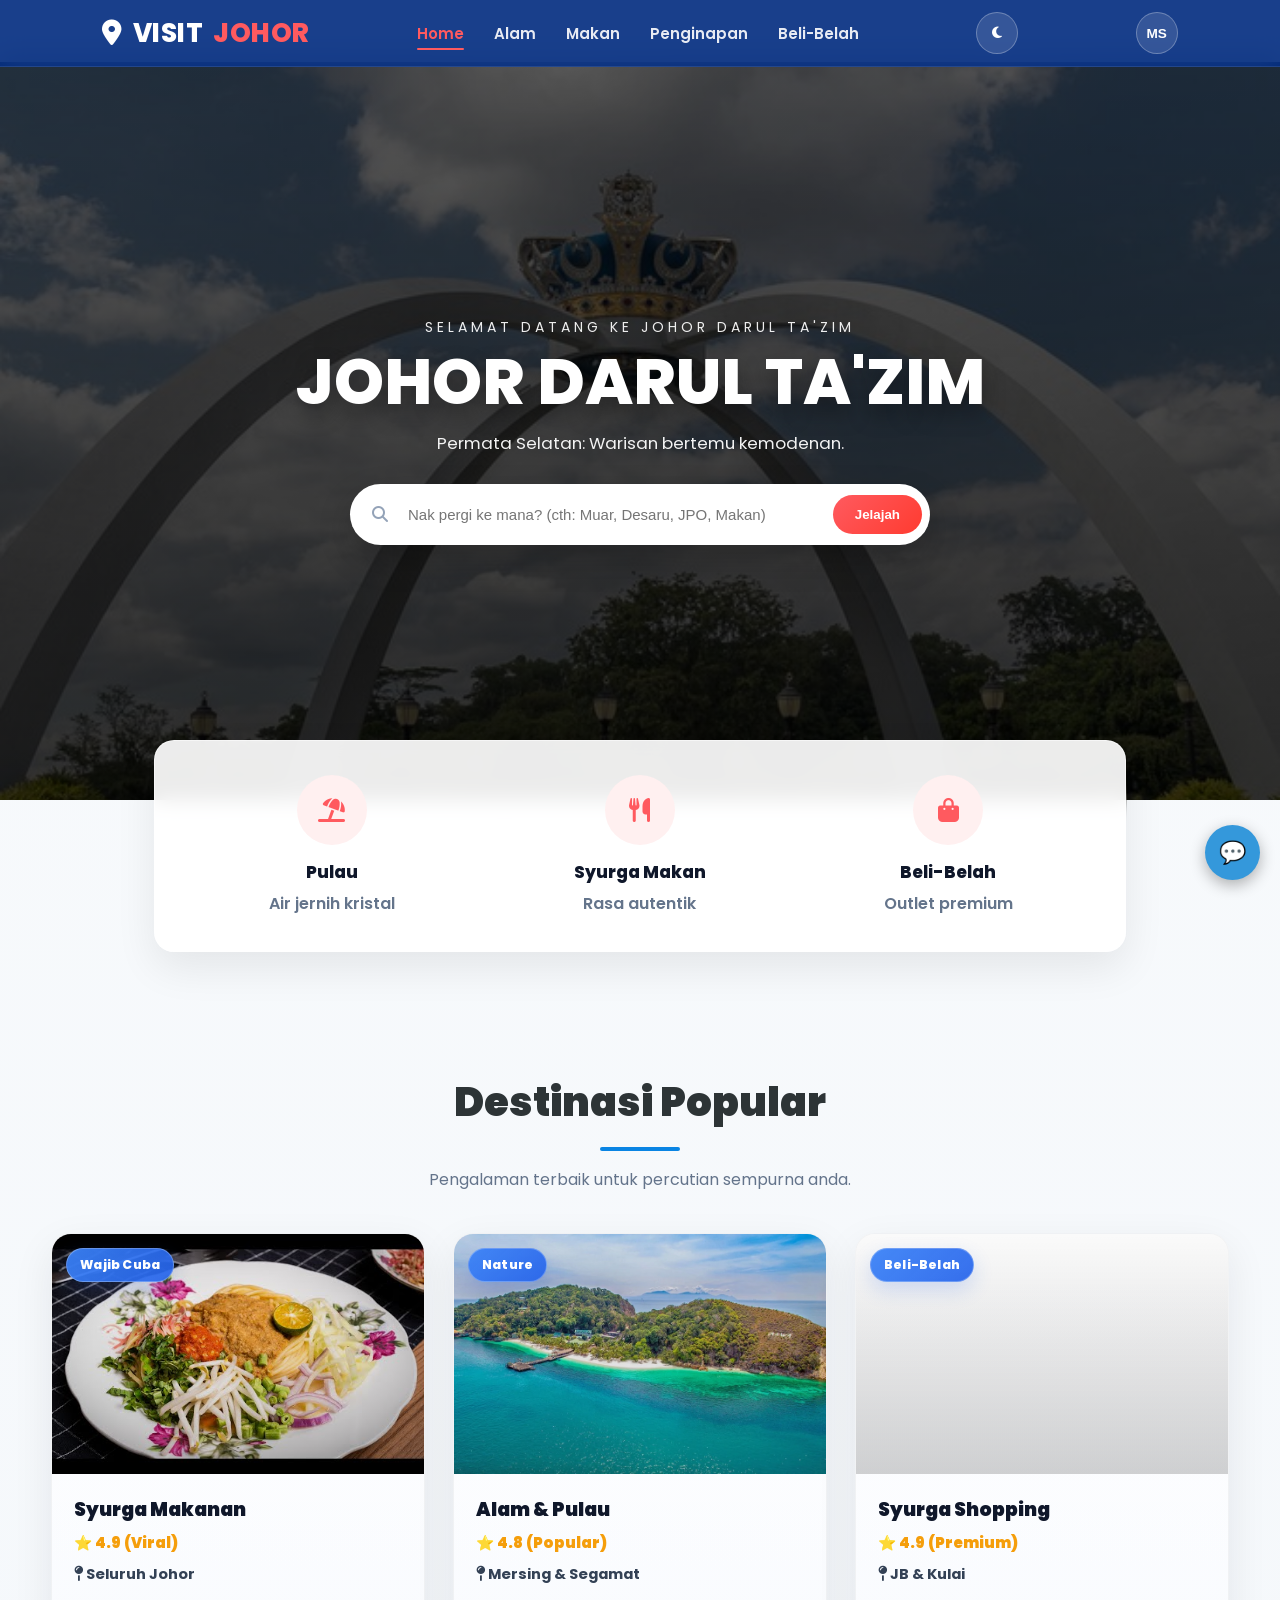
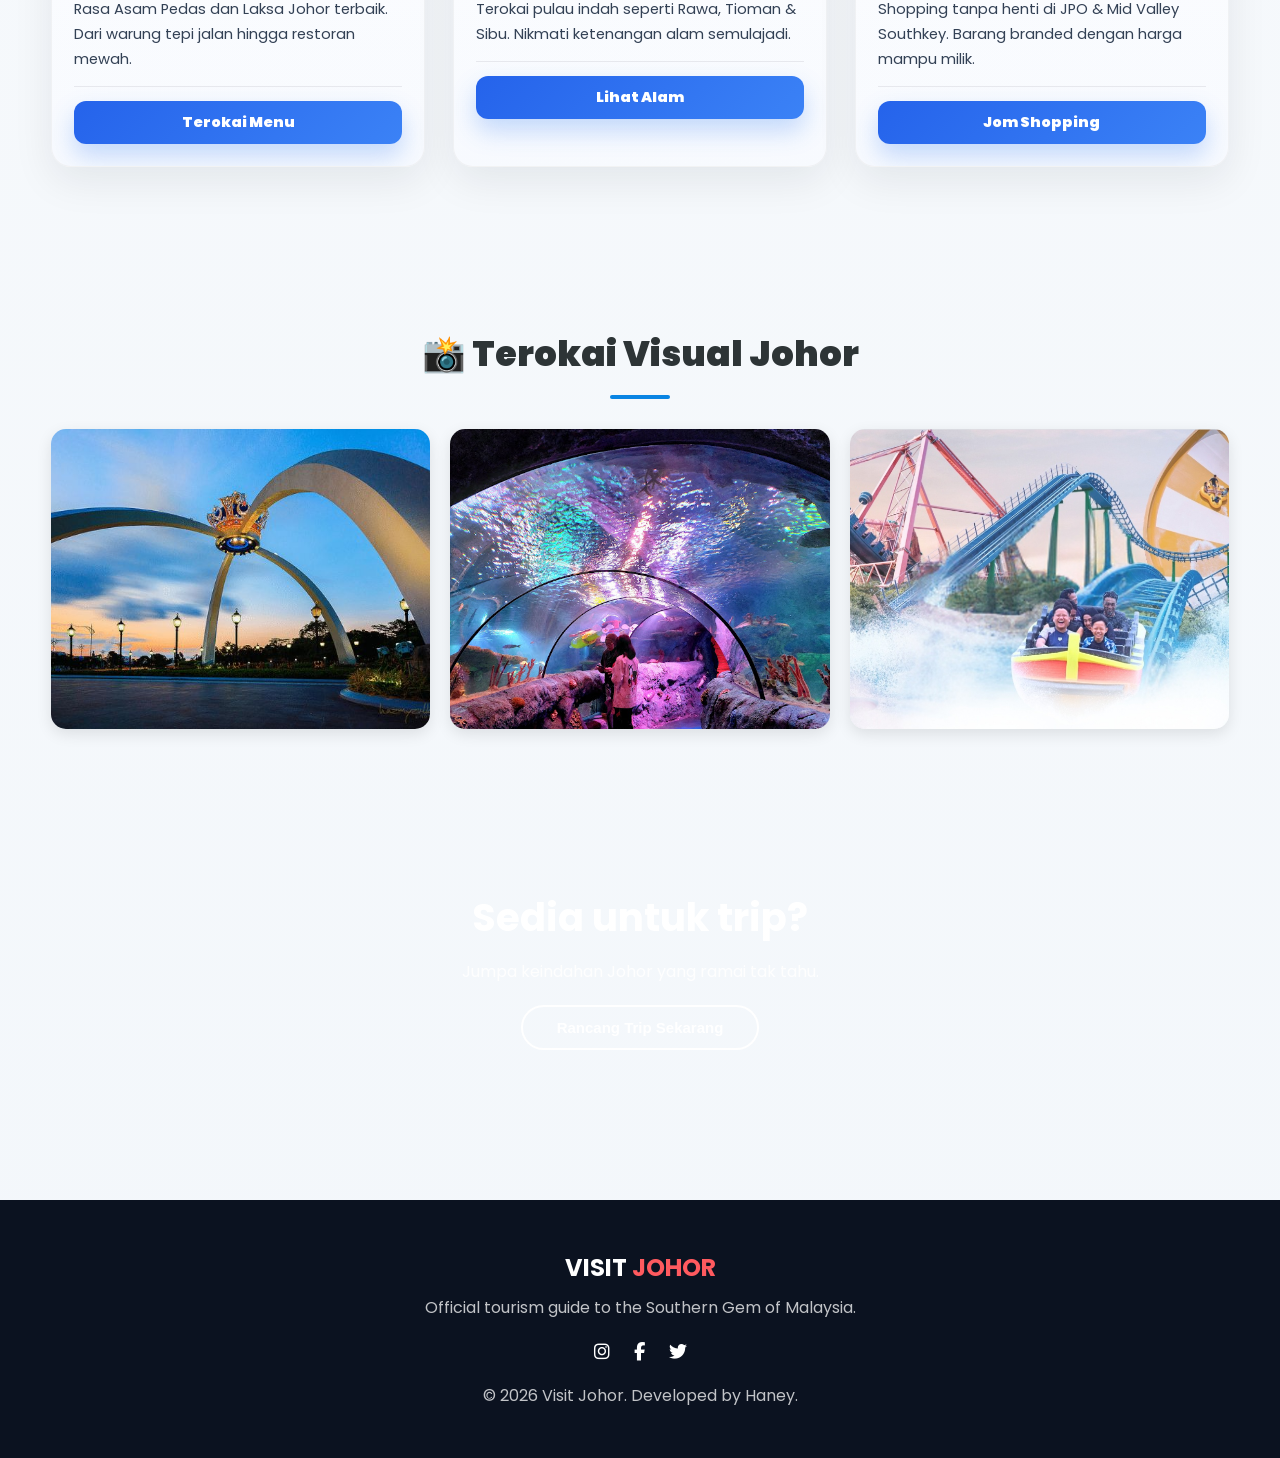
<file: index.html>
<!DOCTYPE html>
<html lang="ms">
<head>
  <meta charset="UTF-8">
  <meta name="viewport" content="width=device-width, initial-scale=1.0">
  <title>Visit Johor | Permata Selatan</title>

  <link href="https://fonts.googleapis.com/css2?family=Poppins:wght@300;400;500;600;700&display=swap" rel="stylesheet">
  <link rel="stylesheet" href="style.css">
  <link rel="stylesheet" href="https://cdnjs.cloudflare.com/ajax/libs/font-awesome/6.4.0/css/all.min.css">
</head>
<body>

  <!-- NAVBAR (MACAM PAGE MAKAN/BELI-BELAH) -->
  <nav class="navbar">
    <a href="index.html" class="logo"><i class="fas fa-map-marker-alt"></i> VISIT <span>JOHOR</span></a>

    <ul class="nav-links">
  <li><a href="index.html" class="active" data-i18n="nav_home">Home</a></li>
  <li><a href="alam.html" data-i18n="nav_nature">Alam</a></li>
  <li><a href="makan.html" data-i18n="nav_food">Makan</a></li>
  <li><a href="penginapan.html" data-i18n="nav_stay">Penginapan</a></li>
  <li><a href="belibelah.html" data-i18n="nav_shop">Beli-Belah</a></li>
</ul>

    <div class="menu-btn"><i class="fas fa-bars"></i></div>

    <!-- ✅ Dark Mode Toggle -->
    <button class="theme-toggle" id="themeToggle" type="button" aria-label="Toggle dark mode">
      <i class="fas fa-moon" id="themeIcon"></i>
    </button>

    <!-- ✅ Language Toggle -->
    <button class="lang-btn" id="langToggle" type="button" aria-label="Change language">MS</button>
  </nav>

  <!-- HERO -->
  <header class="hero" style="background-image: linear-gradient(rgba(0,0,0,0.5), rgba(0,0,0,0.5)), url('img.jpg/bgbgmain.jpg'); background-size: cover; background-position: center;">
    <div class="overlay"></div>
    <div class="hero-content">
      <span class="sub-title" data-i18n="hero_sub">Selamat Datang ke Johor Darul Ta'zim</span>
      <h1 data-i18n="hero_title">JOHOR DARUL TA'ZIM</h1>
      <p data-i18n="hero_desc">Permata Selatan: Warisan bertemu kemodenan.</p>

      <div class="search-box">
        <i class="fas fa-search"></i>
        <input id="searchInput" type="text" data-i18n-placeholder="search_placeholder" placeholder="Nak pergi ke mana? (cth: Muar, Desaru, JPO, Makan)">
        <button id="searchBtn" type="button" data-i18n="search_btn">Jelajah</button>
      </div>
    </div>
  </header>

  <div class="container relative-box">
    <div class="feature-box">
      <div class="feature">
        <div class="icon-circle"><i class="fas fa-umbrella-beach"></i></div>
        <h3 data-i18n="feat_island">Pulau</h3>
        <p data-i18n="feat_island_desc">Air jernih kristal</p>
      </div>
      <div class="feature">
        <div class="icon-circle"><i class="fas fa-utensils"></i></div>
        <h3 data-i18n="feat_food">Syurga Makan</h3>
        <p data-i18n="feat_food_desc">Rasa autentik</p>
      </div>
      <div class="feature">
        <div class="icon-circle"><i class="fas fa-shopping-bag"></i></div>
        <h3 data-i18n="feat_shop">Beli-Belah</h3>
        <p data-i18n="feat_shop_desc">Outlet premium</p>
      </div>
    </div>
  </div>

  <section class="destinations container">
    <div class="section-title" style="text-align: center; margin-bottom: 40px;">
      <h2 style="font-size: 2.5rem; color: #2d3436;" data-i18n="popular_title">Destinasi Popular</h2>
      <div class="line" style="width: 80px; height: 4px; background: #0984e3; margin: 15px auto;"></div>
      <p data-i18n="popular_desc">Pengalaman terbaik untuk percutian sempurna anda.</p>
    </div>

    <div class="card-grid">
      <div class="pro-card reveal">
        <div class="card-image" style="background-image: url('img.jpg/laksajohor.jpg');">
          <span class="tag" data-i18n="tag_must_try">Wajib Cuba</span>
        </div>
        <div class="card-body">
          <h3 data-i18n="card_food_title">Syurga Makanan</h3>
          <span class="rating-badge">⭐ 4.9 (Viral)</span>
          <p class="location"><i class="fas fa-map-pin"></i> <span data-i18n="card_food_loc">Seluruh Johor</span></p>
          <p data-i18n="card_food_desc">Rasa Asam Pedas dan Laksa Johor terbaik. Dari warung tepi jalan hingga restoran mewah.</p>
          <div class="card-actions">
            <a href="makan.html" class="btn-action btn-book" data-i18n="card_food_btn">Terokai Menu</a>
          </div>
        </div>
      </div>

      <div class="pro-card reveal">
        <div class="card-image" style="background-image: url('img.jpg/pulaurawa.jpg');">
          <span class="tag" data-i18n="tag_nature">Nature</span>
        </div>
        <div class="card-body">
          <h3 data-i18n="card_nature_title">Alam & Pulau</h3>
          <span class="rating-badge">⭐ 4.8 (Popular)</span>
          <p class="location"><i class="fas fa-map-pin"></i> <span data-i18n="card_nature_loc">Mersing & Segamat</span></p>
          <p data-i18n="card_nature_desc">Terokai pulau indah seperti Rawa, Tioman & Sibu. Nikmati ketenangan alam semulajadi.</p>
          <div class="card-actions">
            <a href="alam.html" class="btn-action btn-book" data-i18n="card_nature_btn">Lihat Alam</a>
          </div>
        </div>
      </div>

      <div class="pro-card reveal">
        <div class="card-image" style="background-image: url('https://images.unsplash.com/photo-1555529733-0e670560f7e1?q=80&w=800');">
          <span class="tag" data-i18n="tag_shop">Beli-Belah</span>
        </div>
        <div class="card-body">
          <h3 data-i18n="card_shop_title">Syurga Shopping</h3>
          <span class="rating-badge">⭐ 4.9 (Premium)</span>
          <p class="location"><i class="fas fa-map-pin"></i> <span data-i18n="card_shop_loc">JB & Kulai</span></p>
          <p data-i18n="card_shop_desc">Shopping tanpa henti di JPO & Mid Valley Southkey. Barang branded dengan harga mampu milik.</p>
          <div class="card-actions">
            <a href="belibelah.html" class="btn-action btn-book" data-i18n="card_shop_btn">Jom Shopping</a>
          </div>
        </div>
      </div>
    </div>
  </section>

  <section class="container" style="margin-top: 80px; margin-bottom: 80px;">
    <div class="section-title" style="text-align: center; margin-bottom: 30px;">
      <h2 style="font-size: 2.2rem; color: #2d3436;" data-i18n="visual_title">📸 Terokai Visual Johor</h2>
      <div class="line" style="width: 60px; height: 4px; background: #0984e3; margin: 15px auto;"></div>
    </div>

    <div style="display: grid; grid-template-columns: repeat(auto-fit, minmax(280px, 1fr)); gap: 20px;">
      <div style="overflow: hidden; border-radius: 15px; box-shadow: 0 5px 15px rgba(0,0,0,0.1);">
        <img src="img.jpg/jb city.jpg" alt="JB City" style="width:100%; height:300px; object-fit:cover; transition: 0.5s;"
             onmouseover="this.style.transform='scale(1.1)'" onmouseout="this.style.transform='scale(1)'">
      </div>
      <div style="overflow: hidden; border-radius: 15px; box-shadow: 0 5px 15px rgba(0,0,0,0.1);">
        <img src="img.jpg/sealife.png" alt="Sea Life" style="width:100%; height:300px; object-fit:cover; transition: 0.5s;"
             onmouseover="this.style.transform='scale(1.1)'" onmouseout="this.style.transform='scale(1)'">
      </div>
      <div style="overflow: hidden; border-radius: 15px; box-shadow: 0 5px 15px rgba(0,0,0,0.1);">
        <img src="img.jpg/desaruwaterpark.jpg.png" alt="Desaru" style="width:100%; height:300px; object-fit:cover; transition: 0.5s;"
             onmouseover="this.style.transform='scale(1.1)'" onmouseout="this.style.transform='scale(1)'">
      </div>
    </div>
  </section>

  <section class="newsletter">
    <h2 data-i18n="newsletter_title">Ready for your trip?</h2>
    <p data-i18n="newsletter_desc">Discover the unseen beauty of Johor.</p>
    <button class="btn-outline" onclick="window.location.href='search.html?q=Johor'" data-i18n="newsletter_btn">Plan Your Trip Now</button>
  </section>

  <footer>
    <div class="footer-content">
      <h3>VISIT <span>JOHOR</span></h3>
      <p data-i18n="footer_desc">Official tourism guide to the Southern Gem of Malaysia.</p>
      <div class="socials">
        <a href="#"><i class="fab fa-instagram"></i></a>
        <a href="#"><i class="fab fa-facebook-f"></i></a>
        <a href="#"><i class="fab fa-twitter"></i></a>
      </div>
      <p class="copyright">© 2026 Visit Johor. Developed by Haney.</p>
    </div>
  </footer>

  <script>
    // Mobile menu toggle
    const menuBtn = document.querySelector('.menu-btn');
    const navLinks = document.querySelector('.nav-links');

    menuBtn.addEventListener('click', () => {
      navLinks.classList.toggle('active');
    });

    // Navbar scroll effect
    window.addEventListener('scroll', () => {
      const nav = document.querySelector('.navbar');
      if (window.scrollY > 50) nav.classList.add('scrolled');
      else nav.classList.remove('scrolled');
    });

    // Reveal Animation
    function reveal() {
      const reveals = document.querySelectorAll('.reveal');
      for (let i = 0; i < reveals.length; i++) {
        const windowHeight = window.innerHeight;
        const elementTop = reveals[i].getBoundingClientRect().top;
        const elementVisible = 150;
        if (elementTop < windowHeight - elementVisible) {
          reveals[i].classList.add('active');
        }
      }
    }
    window.addEventListener('scroll', reveal);

    // SEARCH FUNCTION
    const searchInput = document.getElementById('searchInput');
    const searchBtn = document.getElementById('searchBtn');

    function goSearch() {
      const q = (searchInput.value || "").trim().toLowerCase();
      if (!q) {
        alert("Taip dulu tempat/aktiviti 😊");
        searchInput.focus();
        return;
      }
      const routes = [
        { keys: ["home", "utama", "index"], url: "index.html" },
        { keys: ["alam", "nature", "fun", "pulau", "pantai"], url: "alam.html" },
        { keys: ["makan", "food"], url: "makan.html" },
        { keys: ["penginapan", "hotel"], url: "penginapan.html" },
        { keys: ["beli belah", "shopping", "jpo"], url: "belibelah.html" },
      ];
      const match = routes.find(r => r.keys.some(k => q.includes(k)));
      if (match) window.location.href = match.url;
      else window.location.href = `search.html?q=${encodeURIComponent(q)}`;
    }

    searchBtn.addEventListener('click', goSearch);
    searchInput.addEventListener('keydown', (e) => { if (e.key === "Enter") goSearch(); });
  </script>


  <script src="app.js"></script>
  <script src="places-data.js"></script>

</body>
</html>
</file>
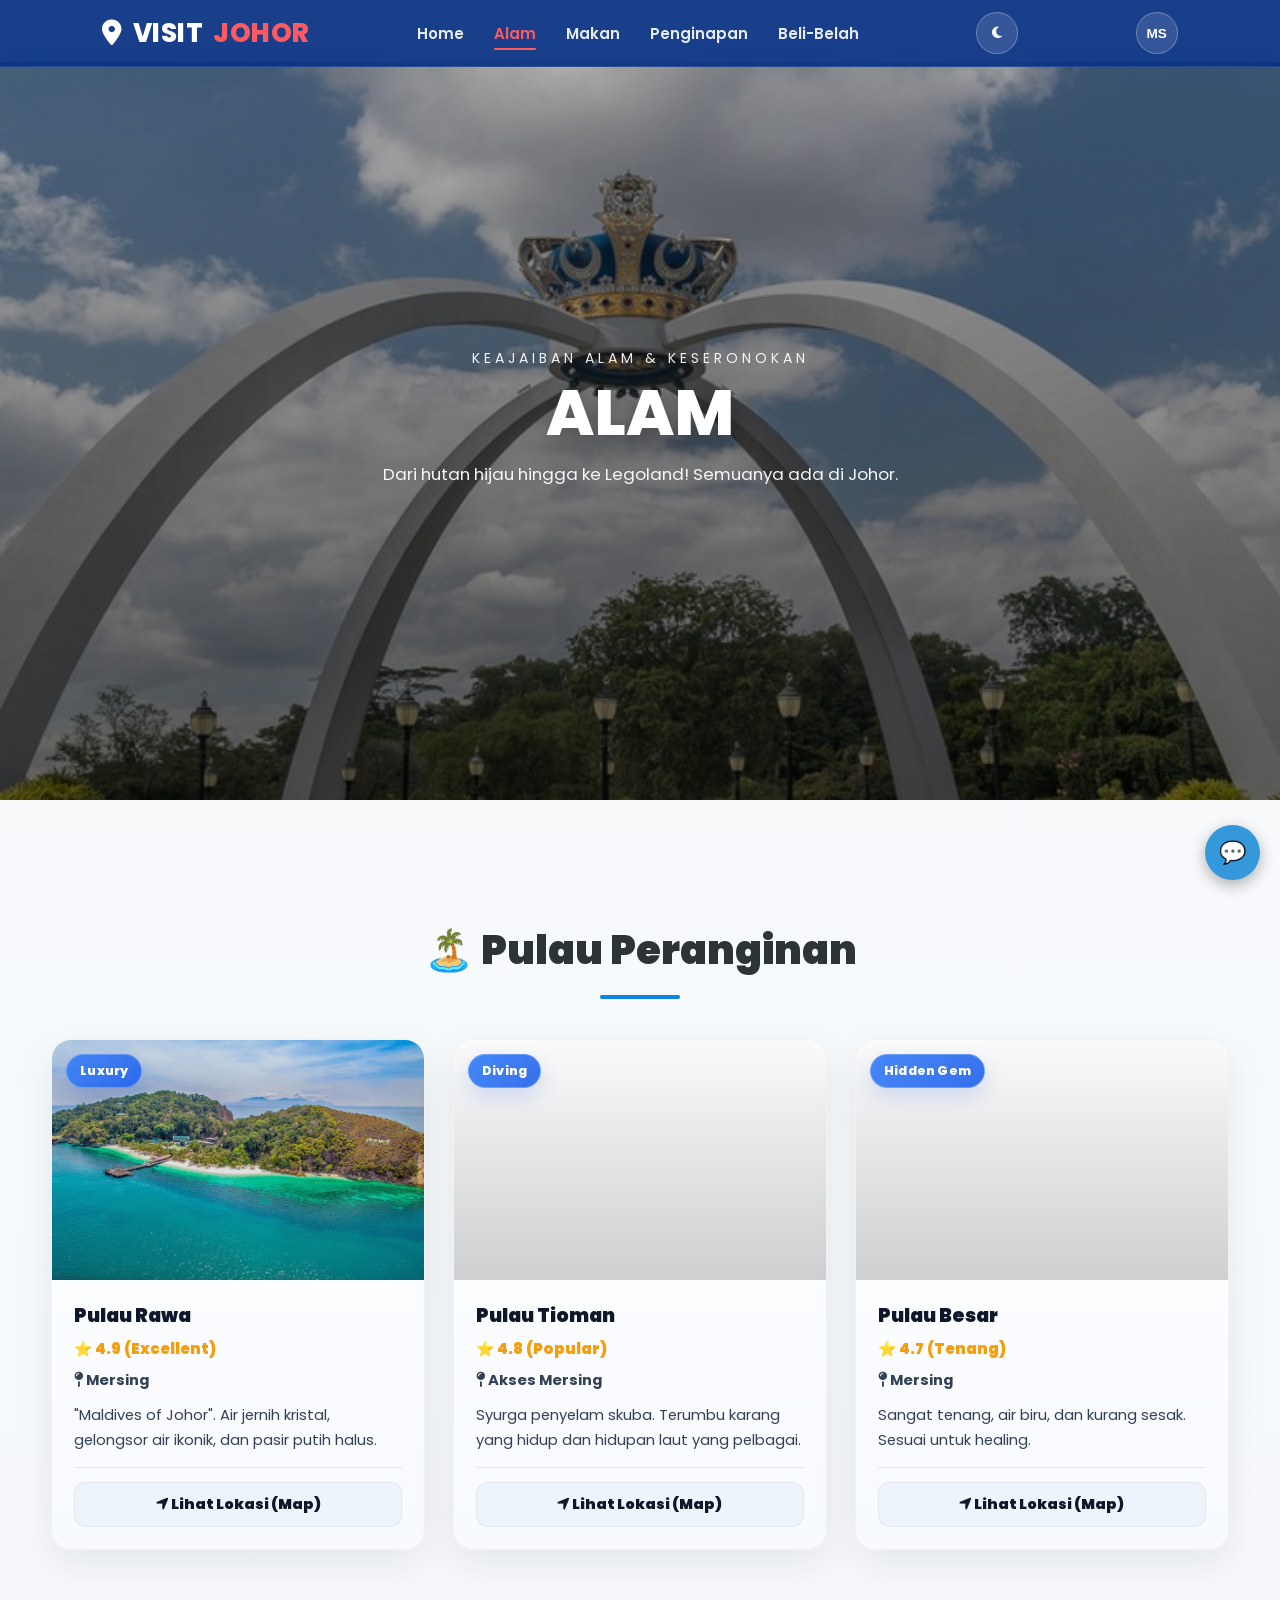
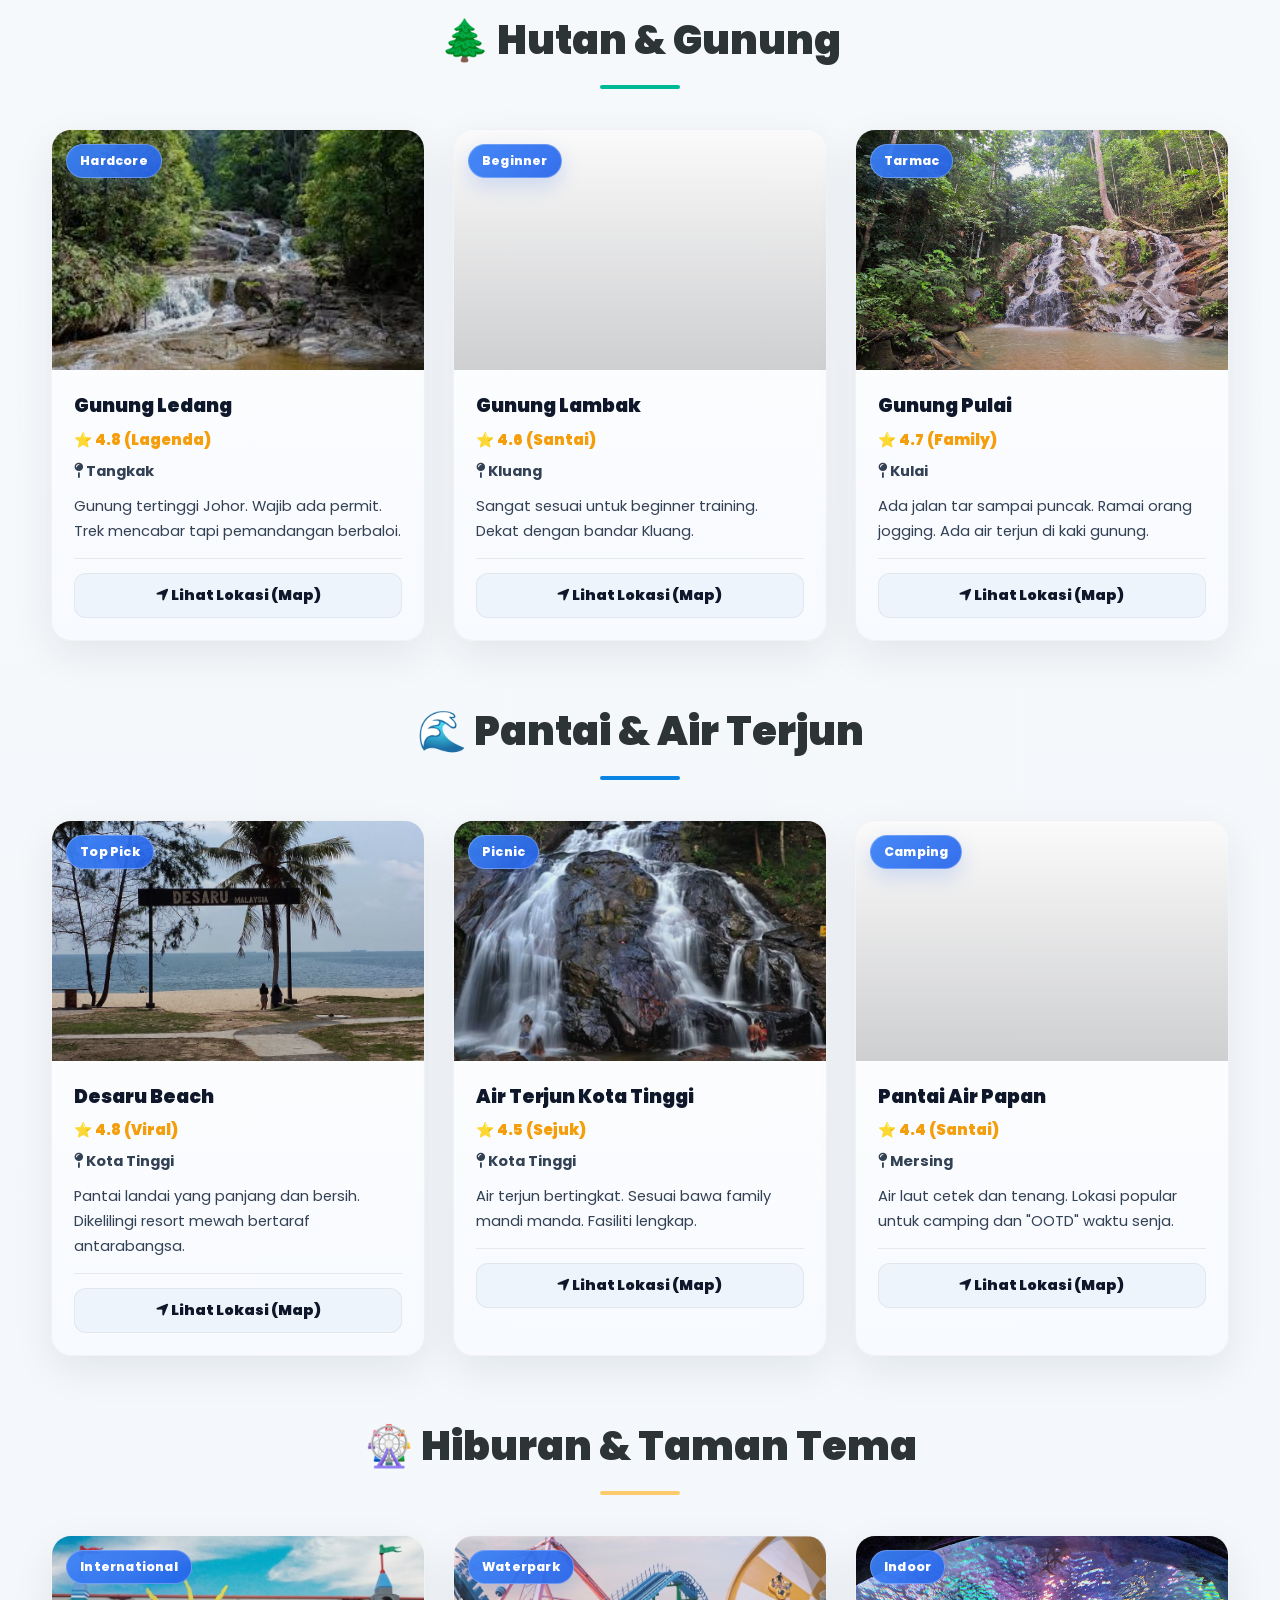
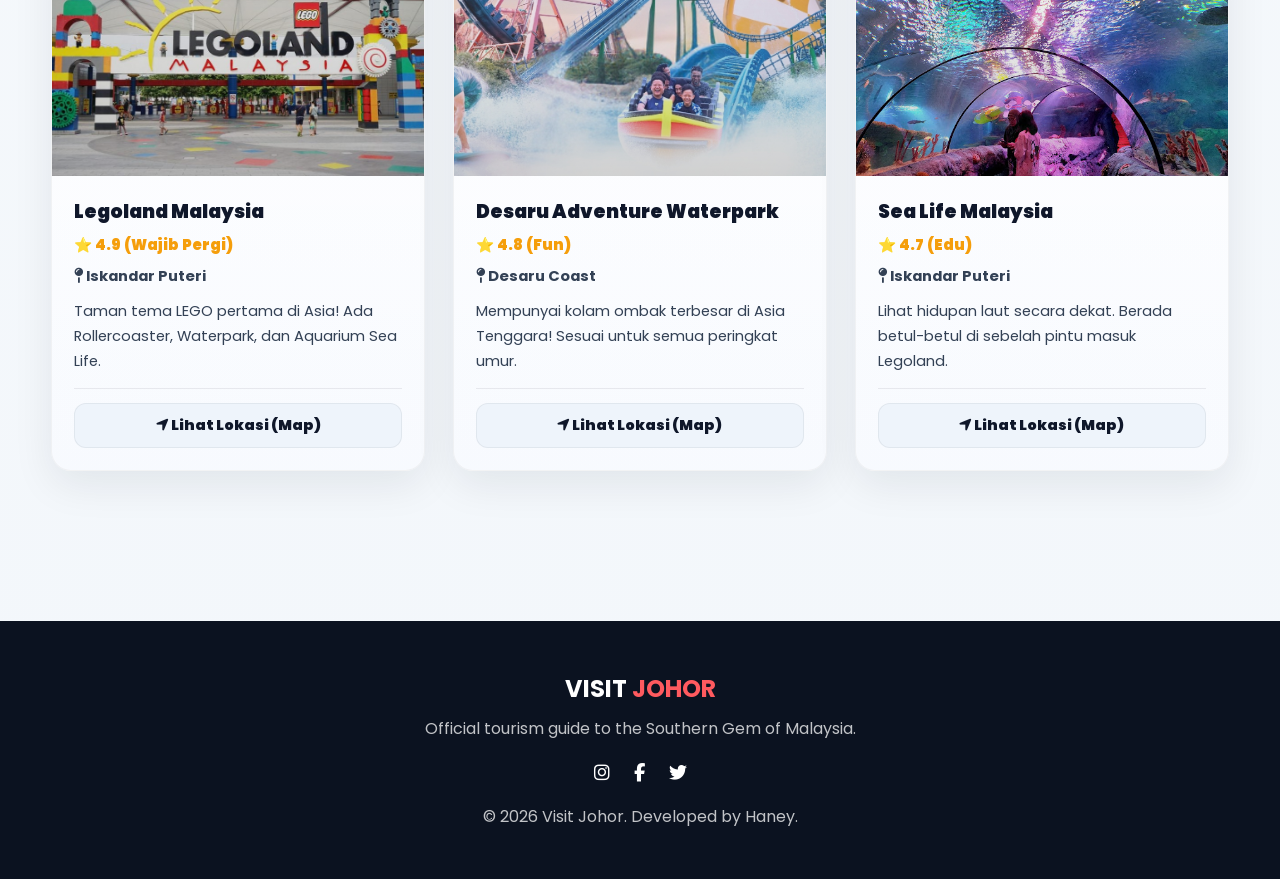
<file: alam.html>
<!DOCTYPE html>
<html lang="ms">
<head>
  <meta charset="UTF-8">
  <meta name="viewport" content="width=device-width, initial-scale=1.0">
  <title>Alam & Hiburan | Visit Johor</title>

  <link href="https://fonts.googleapis.com/css2?family=Poppins:wght@300;400;500;600;700&display=swap" rel="stylesheet">
  <link rel="stylesheet" href="style.css">
  <link rel="stylesheet" href="https://cdnjs.cloudflare.com/ajax/libs/font-awesome/6.4.0/css/all.min.css">
</head>
<body>
  <nav class="navbar">
    <a href="index.html" class="logo"><i class="fas fa-map-marker-alt"></i> VISIT <span>JOHOR</span></a>

    
    <ul class="nav-links">
  <li><a href="index.html" data-i18n="nav_home">Home</a></li>
  <li><a href="alam.html" class="active" data-i18n="nav_nature">Alam</a></li>
  <li><a href="makan.html" data-i18n="nav_food">Makan</a></li>
  <li><a href="penginapan.html" data-i18n="nav_stay">Penginapan</a></li>
  <li><a href="belibelah.html" data-i18n="nav_shop">Beli-Belah</a></li>
</ul>

    <div class="menu-btn"><i class="fas fa-bars"></i></div>

    <!-- ✅ Dark Mode Toggle -->
    <button class="theme-toggle" id="themeToggle" type="button" aria-label="Toggle dark mode">
      <i class="fas fa-moon" id="themeIcon"></i>
    </button>

    <!-- ✅ Language Toggle -->
    <button class="lang-btn" id="langToggle" type="button" aria-label="Change language">MS</button>
  </nav>

  <header class="hero" style="background-image: url('img.jpg/bgbgmain.jpg'); background-size: cover; background-position: center;">
    <div class="overlay"></div>
    <div class="hero-content">
      <span class="sub-title" data-i18n="alam_sub">Keajaiban Alam & Keseronokan</span>

      <!-- ✅ HERO TITLE i18n -->
      <h1 data-i18n="alam_title">ALAM</h1>

      <p data-i18n="alam_desc">Dari hutan hijau hingga ke Legoland! Semuanya ada di Johor.</p>
    </div>
  </header>

  <section class="destinations container">

    <!-- ✅ SECTION TITLE i18n -->
    <div class="section-title" style="text-align: center; margin-bottom: 40px; margin-top: 40px;">
      <h2 style="font-size: 2.5rem; color: #2d3436;" data-i18n="alam_sec_islands">🏝️ Pulau Peranginan</h2>
      <div class="line" style="width: 80px; height: 4px; background: #0984e3; margin: 15px auto;"></div>
    </div>

    <div class="card-grid">
      <div class="pro-card reveal">
        <div class="card-image" style="background-image: url('img.jpg/pulaurawa.jpg');">
          <span class="tag">Luxury</span>
        </div>
        <div class="card-body">
          <h3>Pulau Rawa</h3>
          <span class="rating-badge">⭐ 4.9 (Excellent)</span>
          <p class="location"><i class="fas fa-map-pin"></i> Mersing</p>
          <p>"Maldives of Johor". Air jernih kristal, gelongsor air ikonik, dan pasir putih halus.</p>
          <div class="card-actions">
            <a href="https://www.google.com/maps/search/Pulau+Rawa+Mersing" target="_blank" class="btn-action btn-loc" style="width: 100%;">
              <i class="fas fa-location-arrow"></i> <span data-i18n="btn_map_full">Lihat Lokasi (Map)</span>
            </a>
          </div>
        </div>
      </div>

      <div class="pro-card reveal">
        <div class="card-image" style="background-image: url('https://images.unsplash.com/photo-1518509562904-e7ef99cdcc86?q=80&w=800');">
          <span class="tag">Diving</span>
        </div>
        <div class="card-body">
          <h3>Pulau Tioman</h3>
          <span class="rating-badge">⭐ 4.8 (Popular)</span>
          <p class="location"><i class="fas fa-map-pin"></i> Akses Mersing</p>
          <p>Syurga penyelam skuba. Terumbu karang yang hidup dan hidupan laut yang pelbagai.</p>
          <div class="card-actions">
            <a href="https://www.google.com/maps/search/Pulau+Tioman" target="_blank" class="btn-action btn-loc" style="width: 100%;">
              <i class="fas fa-location-arrow"></i> <span data-i18n="btn_map_full">Lihat Lokasi (Map)</span>
            </a>
          </div>
        </div>
      </div>

      <div class="pro-card reveal">
        <div class="card-image" style="background-image: url('https://images.unsplash.com/photo-1559128010-7c1ad6e1b6a5?q=80&w=800');">
          <span class="tag">Hidden Gem</span>
        </div>
        <div class="card-body">
          <h3>Pulau Besar</h3>
          <span class="rating-badge">⭐ 4.7 (Tenang)</span>
          <p class="location"><i class="fas fa-map-pin"></i> Mersing</p>
          <p>Sangat tenang, air biru, dan kurang sesak. Sesuai untuk healing.</p>
          <div class="card-actions">
            <a href="https://www.google.com/maps/search/Pulau+Besar+Mersing" target="_blank" class="btn-action btn-loc" style="width: 100%;">
              <i class="fas fa-location-arrow"></i> <span data-i18n="btn_map_full">Lihat Lokasi (Map)</span>
            </a>
          </div>
        </div>
      </div>
    </div>

    <!-- ✅ SECTION TITLE i18n -->
    <div class="section-title" style="text-align: center; margin-bottom: 40px; margin-top: 60px;">
      <h2 style="font-size: 2.5rem; color: #2d3436;" data-i18n="alam_sec_forest">🌲 Hutan & Gunung</h2>
      <div class="line" style="width: 80px; height: 4px; background: #00b894; margin: 15px auto;"></div>
    </div>

    <div class="card-grid">
      <div class="pro-card reveal">
        <div class="card-image" style="background-image: url('img.jpg/gunungledang.jpg');">
          <span class="tag">Hardcore</span>
        </div>
        <div class="card-body">
          <h3>Gunung Ledang</h3>
          <span class="rating-badge">⭐ 4.8 (Lagenda)</span>
          <p class="location"><i class="fas fa-map-pin"></i> Tangkak</p>
          <p>Gunung tertinggi Johor. Wajib ada permit. Trek mencabar tapi pemandangan berbaloi.</p>
          <div class="card-actions">
            <a href="https://www.google.com/maps/search/Gunung+Ledang" target="_blank" class="btn-action btn-loc" style="width: 100%;">
              <i class="fas fa-location-arrow"></i> <span data-i18n="btn_map_full">Lihat Lokasi (Map)</span>
            </a>
          </div>
        </div>
      </div>

      <div class="pro-card reveal">
        <div class="card-image" style="background-image: url('https://images.unsplash.com/photo-1551632811-561732d1e306?q=80&w=800');">
          <span class="tag">Beginner</span>
        </div>
        <div class="card-body">
          <h3>Gunung Lambak</h3>
          <span class="rating-badge">⭐ 4.6 (Santai)</span>
          <p class="location"><i class="fas fa-map-pin"></i> Kluang</p>
          <p>Sangat sesuai untuk beginner training. Dekat dengan bandar Kluang.</p>
          <div class="card-actions">
            <a href="https://www.google.com/maps/search/Gunung+Lambak" target="_blank" class="btn-action btn-loc" style="width: 100%;">
              <i class="fas fa-location-arrow"></i> <span data-i18n="btn_map_full">Lihat Lokasi (Map)</span>
            </a>
          </div>
        </div>
      </div>

      <div class="pro-card reveal">
        <div class="card-image" style="background-image: url('img.jpg/gunungpulai.jpg');">
          <span class="tag">Tarmac</span>
        </div>
        <div class="card-body">
          <h3>Gunung Pulai</h3>
          <span class="rating-badge">⭐ 4.7 (Family)</span>
          <p class="location"><i class="fas fa-map-pin"></i> Kulai</p>
          <p>Ada jalan tar sampai puncak. Ramai orang jogging. Ada air terjun di kaki gunung.</p>
          <div class="card-actions">
            <a href="https://www.google.com/maps/search/Gunung+Pulai" target="_blank" class="btn-action btn-loc" style="width: 100%;">
              <i class="fas fa-location-arrow"></i> <span data-i18n="btn_map_full">Lihat Lokasi (Map)</span>
            </a>
          </div>
        </div>
      </div>
    </div>

    <!-- ✅ SECTION TITLE i18n -->
    <div class="section-title" style="text-align: center; margin-bottom: 40px; margin-top: 60px;">
      <h2 style="font-size: 2.5rem; color: #2d3436;" data-i18n="alam_sec_beach">🌊 Pantai & Air Terjun</h2>
      <div class="line" style="width: 80px; height: 4px; background: #0984e3; margin: 15px auto;"></div>
    </div>

    <div class="card-grid">
      <div class="pro-card reveal">
        <div class="card-image" style="background-image: url('img.jpg/desarubeach.jpg');">
          <span class="tag">Top Pick</span>
        </div>
        <div class="card-body">
          <h3>Desaru Beach</h3>
          <span class="rating-badge">⭐ 4.8 (Viral)</span>
          <p class="location"><i class="fas fa-map-pin"></i> Kota Tinggi</p>
          <p>Pantai landai yang panjang dan bersih. Dikelilingi resort mewah bertaraf antarabangsa.</p>
          <div class="card-actions">
            <a href="https://www.google.com/maps/search/Desaru+Beach" target="_blank" class="btn-action btn-loc" style="width: 100%;">
              <i class="fas fa-location-arrow"></i> <span data-i18n="btn_map_full">Lihat Lokasi (Map)</span>
            </a>
          </div>
        </div>
      </div>

      <div class="pro-card reveal">
        <div class="card-image" style="background-image: url('img.jpg/airtejunpulai.jpg.avif');">
          <span class="tag">Picnic</span>
        </div>
        <div class="card-body">
          <h3>Air Terjun Kota Tinggi</h3>
          <span class="rating-badge">⭐ 4.5 (Sejuk)</span>
          <p class="location"><i class="fas fa-map-pin"></i> Kota Tinggi</p>
          <p>Air terjun bertingkat. Sesuai bawa family mandi manda. Fasiliti lengkap.</p>
          <div class="card-actions">
            <a href="https://www.google.com/maps/search/Kota+Tinggi+Waterfalls" target="_blank" class="btn-action btn-loc" style="width: 100%;">
              <i class="fas fa-location-arrow"></i> <span data-i18n="btn_map_full">Lihat Lokasi (Map)</span>
            </a>
          </div>
        </div>
      </div>

      <div class="pro-card reveal">
        <div class="card-image" style="background-image: url('https://images.unsplash.com/photo-1507525428034-b723cf961d3e?q=80&w=800');">
          <span class="tag">Camping</span>
        </div>
        <div class="card-body">
          <h3>Pantai Air Papan</h3>
          <span class="rating-badge">⭐ 4.4 (Santai)</span>
          <p class="location"><i class="fas fa-map-pin"></i> Mersing</p>
          <p>Air laut cetek dan tenang. Lokasi popular untuk camping dan "OOTD" waktu senja.</p>
          <div class="card-actions">
            <a href="https://www.google.com/maps/search/Pantai+Air+Papan" target="_blank" class="btn-action btn-loc" style="width: 100%;">
              <i class="fas fa-location-arrow"></i> <span data-i18n="btn_map_full">Lihat Lokasi (Map)</span>
            </a>
          </div>
        </div>
      </div>
    </div>

    <!-- ✅ SECTION TITLE i18n -->
    <div class="section-title" style="text-align: center; margin-bottom: 40px; margin-top: 60px;">
      <h2 style="font-size: 2.5rem; color: #2d3436;" data-i18n="alam_sec_themepark">🎡 Hiburan & Taman Tema</h2>
      <div class="line" style="width: 80px; height: 4px; background: #fdcb6e; margin: 15px auto;"></div>
    </div>

    <div class="card-grid">
      <div class="pro-card reveal">
        <div class="card-image" style="background-image: url('img.jpg/legoland.jpg');">
          <span class="tag">International</span>
        </div>
        <div class="card-body">
          <h3>Legoland Malaysia</h3>
          <span class="rating-badge">⭐ 4.9 (Wajib Pergi)</span>
          <p class="location"><i class="fas fa-map-pin"></i> Iskandar Puteri</p>
          <p>Taman tema LEGO pertama di Asia! Ada Rollercoaster, Waterpark, dan Aquarium Sea Life.</p>
          <div class="card-actions">
            <a href="https://www.google.com/maps/search/Legoland+Malaysia" target="_blank" class="btn-action btn-loc" style="width: 100%;">
              <i class="fas fa-location-arrow"></i> <span data-i18n="btn_map_full">Lihat Lokasi (Map)</span>
            </a>
          </div>
        </div>
      </div>

      <div class="pro-card reveal">
        <div class="card-image" style="background-image: url('img.jpg/desaruwaterpark.jpg.png');">
          <span class="tag">Waterpark</span>
        </div>
        <div class="card-body">
          <h3>Desaru Adventure Waterpark</h3>
          <span class="rating-badge">⭐ 4.8 (Fun)</span>
          <p class="location"><i class="fas fa-map-pin"></i> Desaru Coast</p>
          <p>Mempunyai kolam ombak terbesar di Asia Tenggara! Sesuai untuk semua peringkat umur.</p>
          <div class="card-actions">
            <a href="https://www.google.com/maps/search/Desaru+Coast+Adventure+Waterpark" target="_blank" class="btn-action btn-loc" style="width: 100%;">
              <i class="fas fa-location-arrow"></i> <span data-i18n="btn_map_full">Lihat Lokasi (Map)</span>
            </a>
          </div>
        </div>
      </div>

      <div class="pro-card reveal">
        <div class="card-image" style="background-image: url('img.jpg/sealife.png');">
          <span class="tag">Indoor</span>
        </div>
        <div class="card-body">
          <h3>Sea Life Malaysia</h3>
          <span class="rating-badge">⭐ 4.7 (Edu)</span>
          <p class="location"><i class="fas fa-map-pin"></i> Iskandar Puteri</p>
          <p>Lihat hidupan laut secara dekat. Berada betul-betul di sebelah pintu masuk Legoland.</p>
          <div class="card-actions">
            <a href="https://www.google.com/maps/search/Sea+Life+Malaysia" target="_blank" class="btn-action btn-loc" style="width: 100%;">
              <i class="fas fa-location-arrow"></i> <span data-i18n="btn_map_full">Lihat Lokasi (Map)</span>
            </a>
          </div>
        </div>
      </div>
    </div>

  </section>

  <footer>
    <div class="footer-content">
      <h3>VISIT <span>JOHOR</span></h3>
      <p data-i18n="footer_desc">Official tourism guide to the Southern Gem of Malaysia.</p>
      <div class="socials">
        <a href="#"><i class="fab fa-instagram"></i></a>
        <a href="#"><i class="fab fa-facebook-f"></i></a>
        <a href="#"><i class="fab fa-twitter"></i></a>
      </div>
      <p class="copyright">© 2026 Visit Johor. Developed by Haney.</p>
    </div>
  </footer>

  <script>
    const menuBtn = document.querySelector('.menu-btn');
    const navLinks = document.querySelector('.nav-links');

    menuBtn.addEventListener('click', () => {
      navLinks.classList.toggle('active');
    });

    window.addEventListener('scroll', () => {
      const nav = document.querySelector('.navbar');
      if (window.scrollY > 50) nav.classList.add('scrolled');
      else nav.classList.remove('scrolled');
    });

    function reveal() {
      var reveals = document.querySelectorAll('.reveal');
      for (var i = 0; i < reveals.length; i++) {
        var windowHeight = window.innerHeight;
        var elementTop = reveals[i].getBoundingClientRect().top;
        if (elementTop < windowHeight - 150) {
          reveals[i].classList.add('active');
        }
      }
    }
    window.addEventListener('scroll', reveal);
    reveal();
  </script>

  <!-- ✅ Global shared script -->
  <script src="app.js"></script>
  <script src="places-data.js"></script>
</body>
</html>
</file>
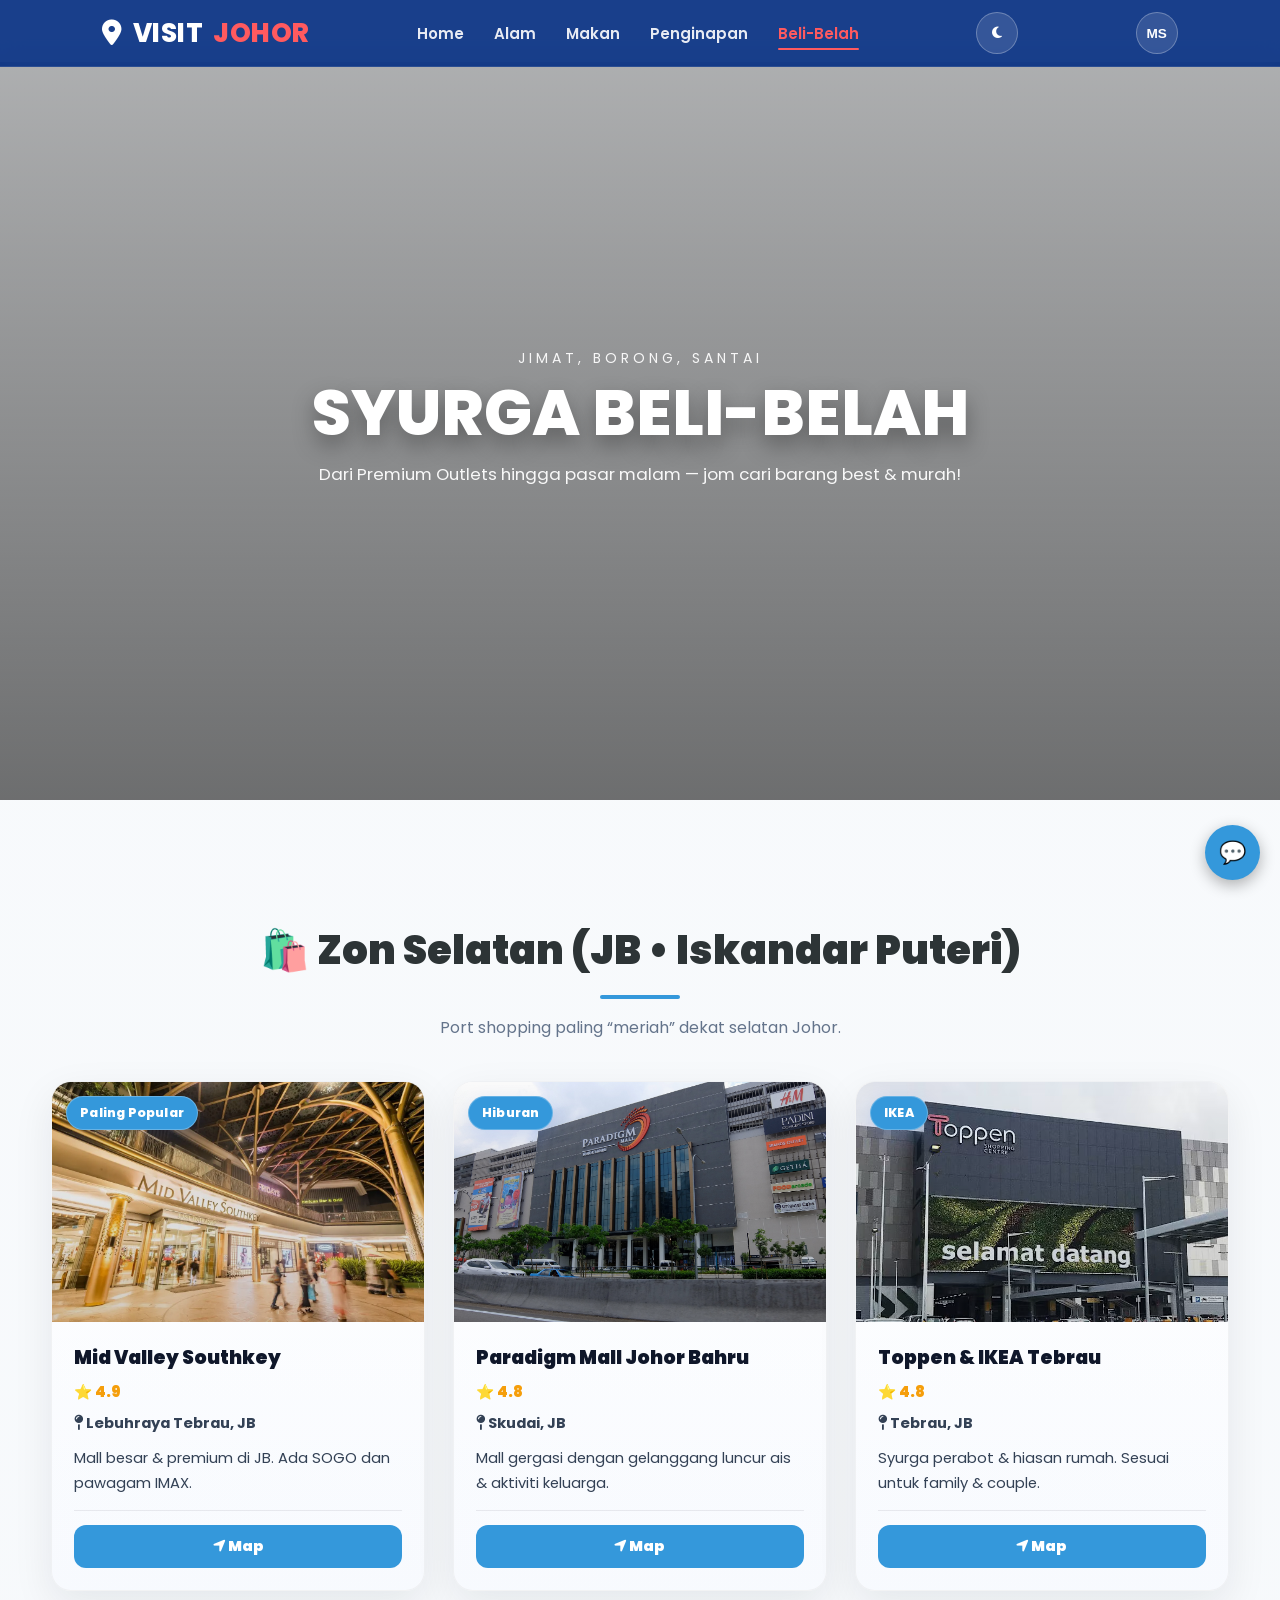
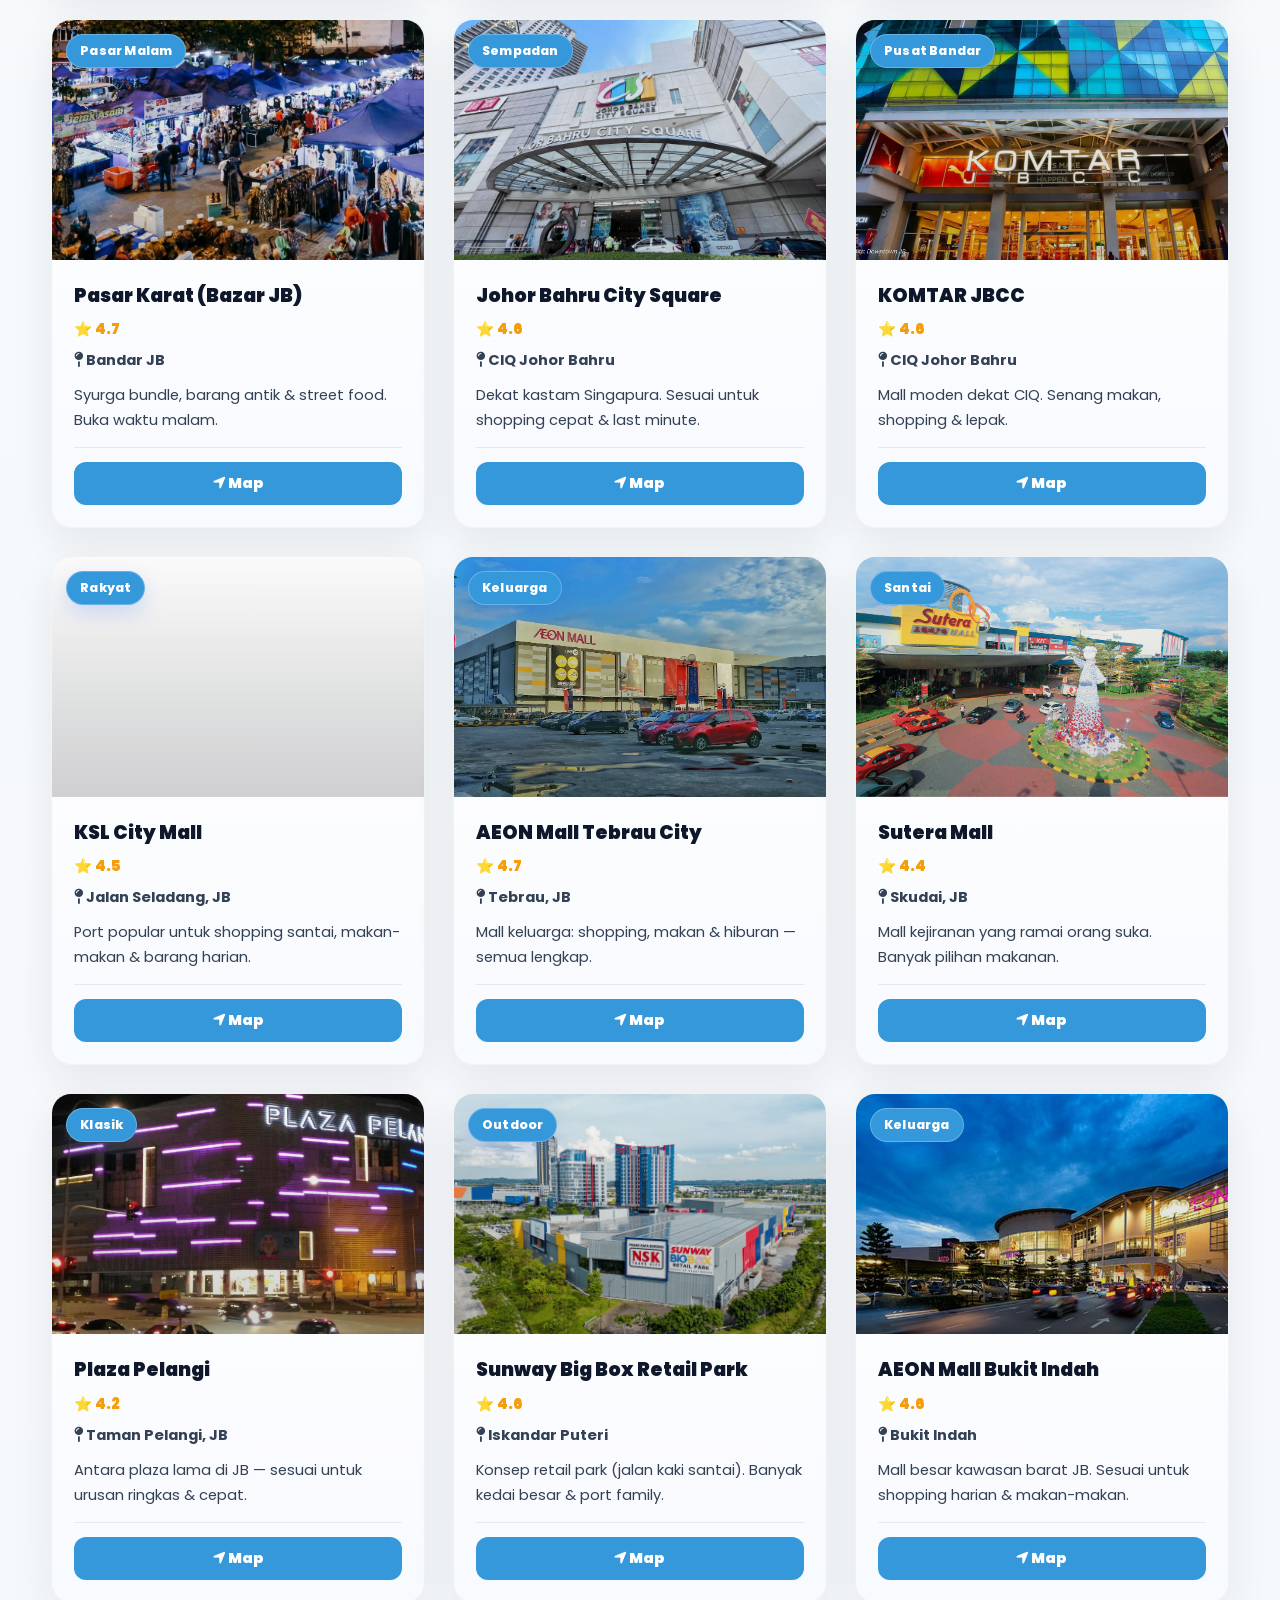
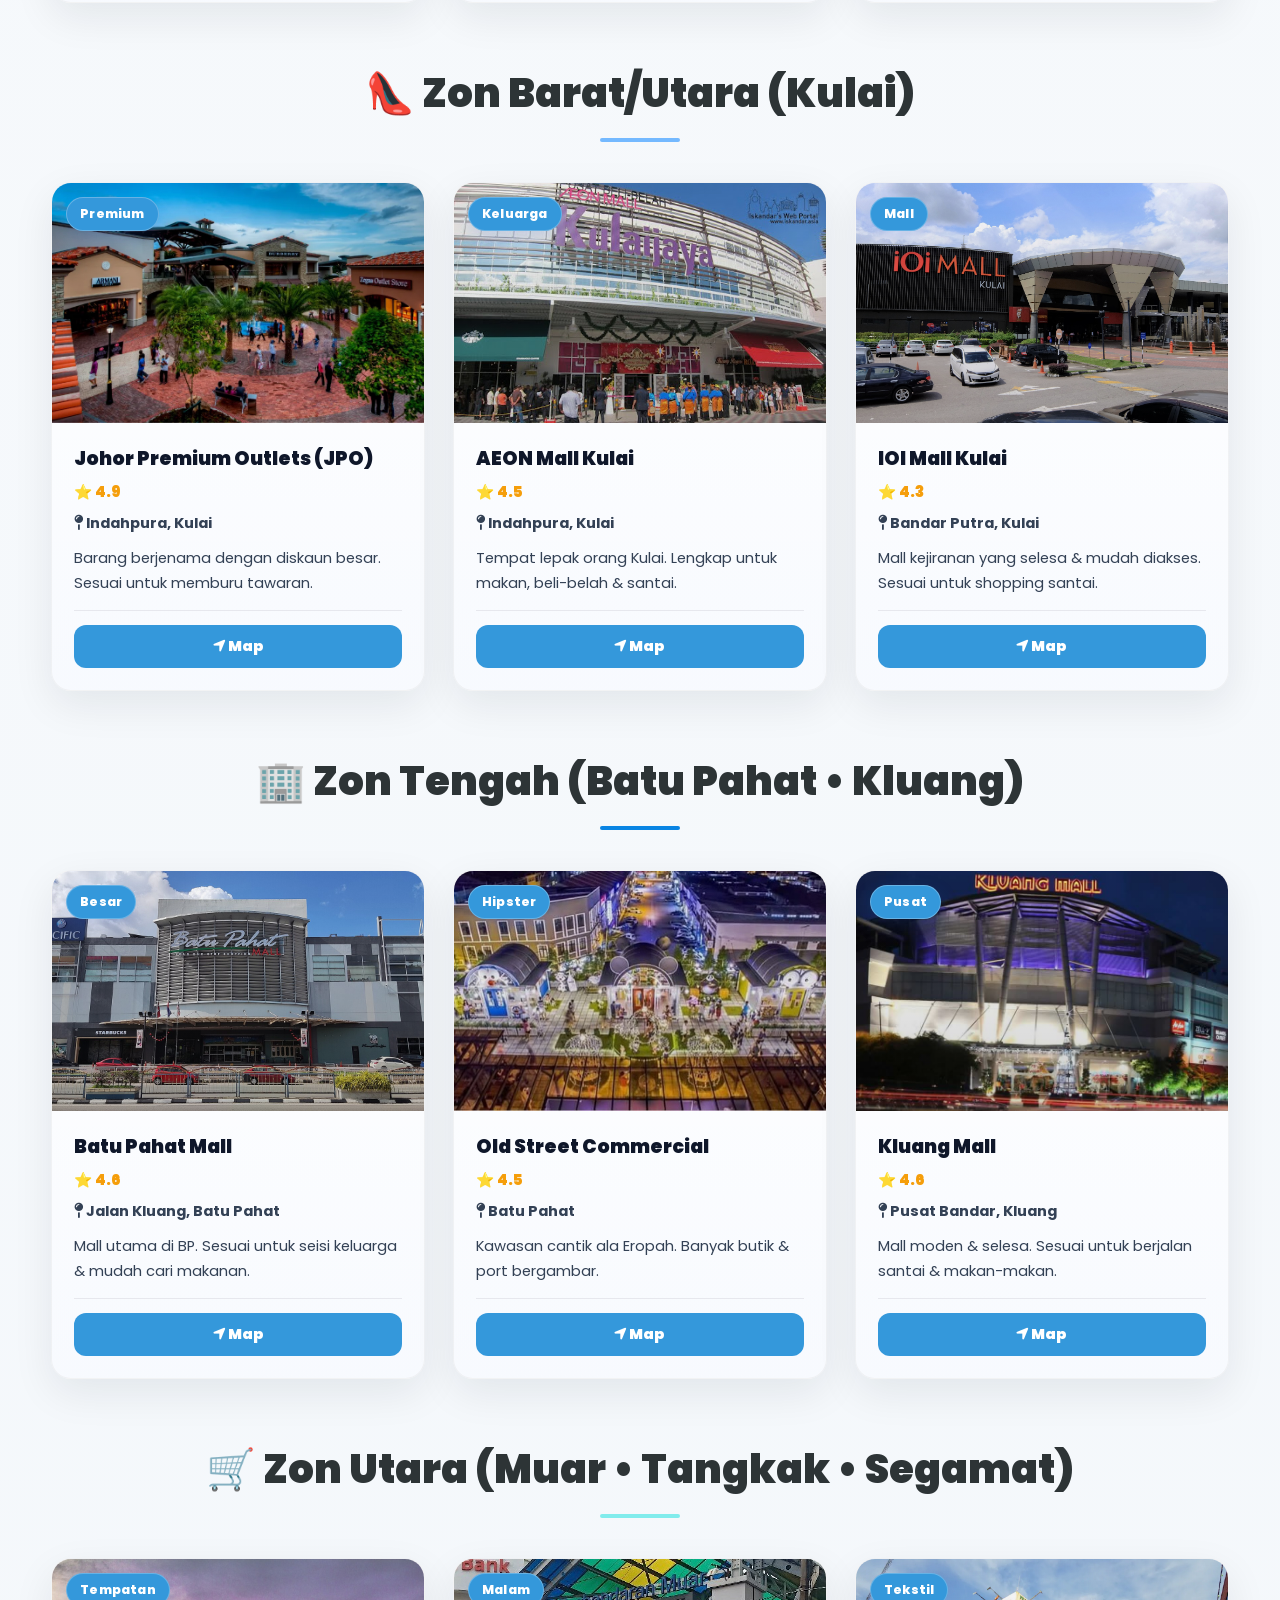
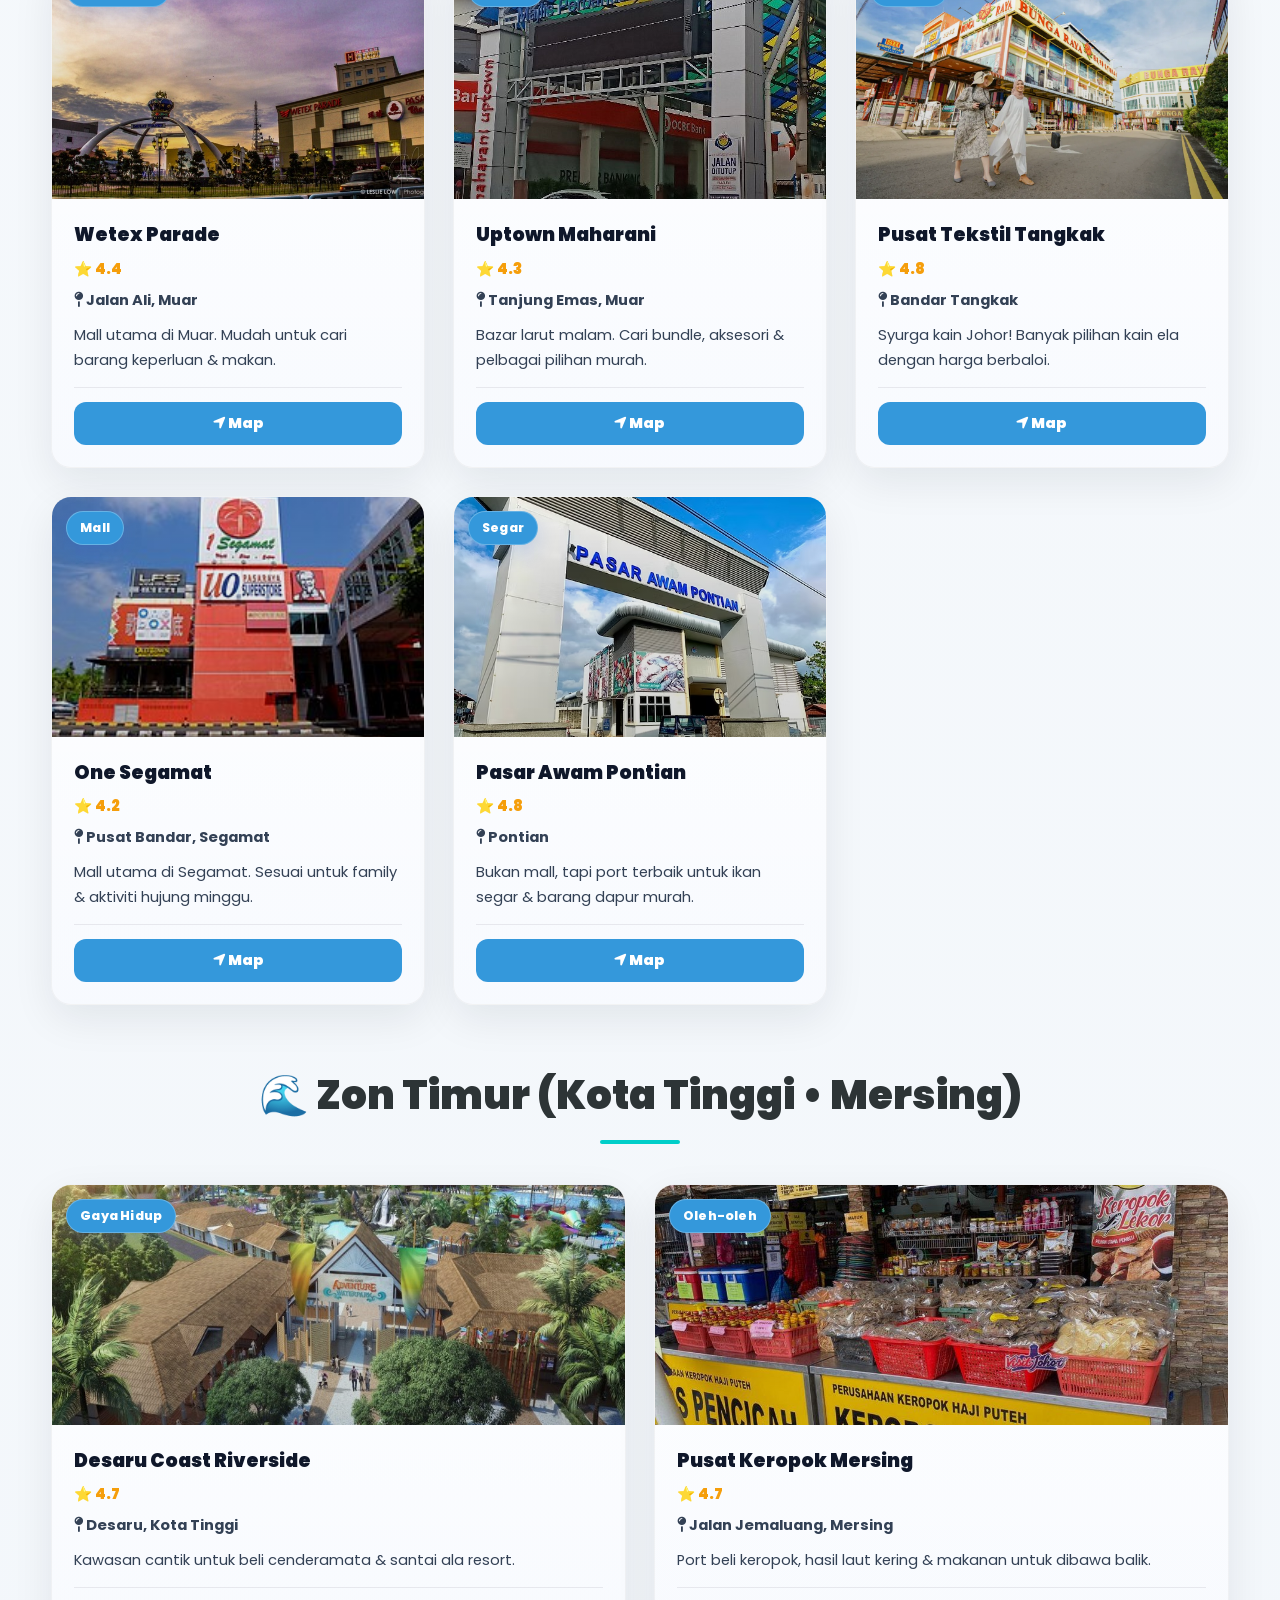
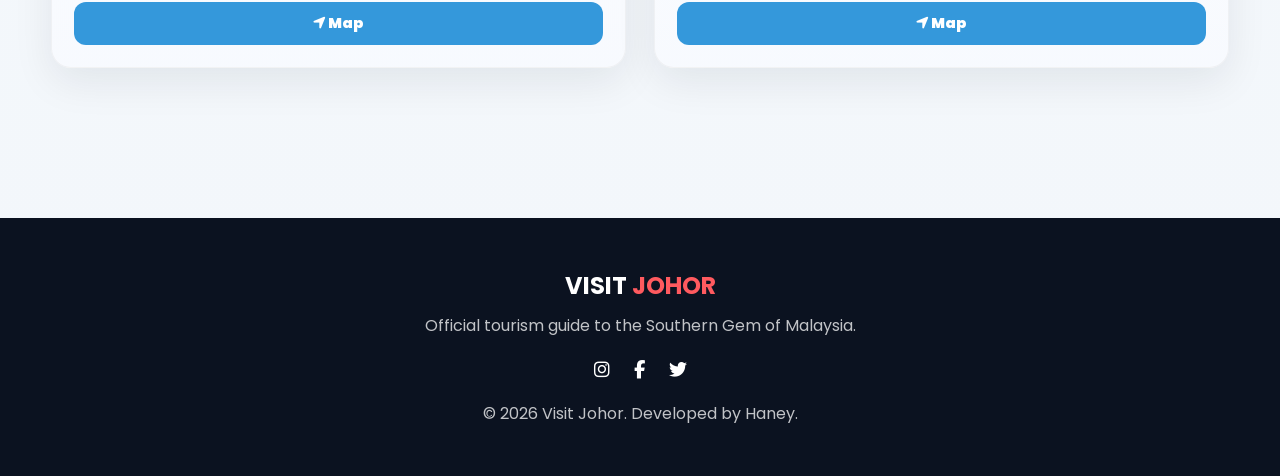
<file: belibelah.html>
<!-- =========================
     FILE: belibelah.html (FIX: app.js theme+language jalan)
     ========================= -->
<!DOCTYPE html>
<html lang="ms">
<head>
  <meta charset="UTF-8" />
  <meta name="viewport" content="width=device-width, initial-scale=1.0" />
  <title>Syurga Beli-Belah | Visit Johor</title>

  <link href="https://fonts.googleapis.com/css2?family=Poppins:wght@300;400;500;600;700&display=swap" rel="stylesheet" />
  <link rel="stylesheet" href="style.css" />
  <link rel="stylesheet" href="https://cdnjs.cloudflare.com/ajax/libs/font-awesome/6.4.0/css/all.min.css" />

  <style>
    .tag { background: #3498db !important; }
    .btn-loc{
      background:#3498db;
      color:#fff;
      border:none;
      text-decoration:none;
    }
    .btn-loc:hover{ background:#2980b9; }

    .card-actions a{ text-decoration:none; }
    .theme-toggle, .lang-btn{ cursor:pointer; }
  </style>
</head>
<body>

  <nav class="navbar">
    <a href="index.html" class="logo"><i class="fas fa-map-marker-alt"></i> VISIT <span>JOHOR</span></a>

    <ul class="nav-links">
  <li><a href="index.html" data-i18n="nav_home">Home</a></li>
  <li><a href="alam.html" data-i18n="nav_nature">Alam</a></li>
  <li><a href="makan.html" data-i18n="nav_food">Makan</a></li>
  <li><a href="penginapan.html" data-i18n="nav_stay">Penginapan</a></li>
  <li><a href="belibelah.html" class="active" data-i18n="nav_shop">Beli-Belah</a></li>
</ul>

    <div class="menu-btn"><i class="fas fa-bars"></i></div>

    <!-- ✅ Dark Mode Toggle (handled by app.js) -->
    <button class="theme-toggle" id="themeToggle" type="button" aria-label="Toggle dark mode">
      <i class="fas fa-moon" id="themeIcon"></i>
    </button>

    <!-- ✅ Language Toggle (handled by app.js) -->
    <button class="lang-btn" id="langToggle" type="button" aria-label="Change language">MS</button>
  </nav>

  <header class="hero" style="background-image:url('https://images.unsplash.com/photo-1555529669-e69e7aa0ba9a?q=80&w=1920&auto=format&fit=crop');">
    <div class="overlay"></div>
    <div class="hero-content">
      <span class="sub-title" data-i18n="shop_sub">Jimat, Borong, Santai</span>
      <h1 data-i18n="shop_title">SYURGA BELI-BELAH</h1>
      <p data-i18n="shop_desc">Dari Premium Outlets hingga pasar malam — jom cari barang best &amp; murah!</p>
    </div>
  </header>

  <section class="destinations container">

    <!-- ===================== ZON SELATAN ===================== -->
    <div class="section-title" style="text-align:center; margin-bottom:40px; margin-top:40px;">
      <h2 style="font-size:2.5rem; color:#2d3436;" data-i18n="shop_zone_south">🛍️ Zon Selatan (JB • Iskandar Puteri)</h2>
      <div class="line" style="width:80px; height:4px; background:#3498db; margin:15px auto;"></div>
      <p data-i18n="shop_zone_south_desc">Port shopping paling “meriah” dekat selatan Johor.</p>
    </div>

    <div class="card-grid">

      <!-- Mid Valley Southkey -->
      <div class="pro-card reveal">
        <div class="card-image" style="background-image:url('img.jpg/midvalley\ mall.webp');">
          <span class="tag" data-i18n="tag_popular">Paling Popular</span>
        </div>
        <div class="card-body">
          <h3>Mid Valley Southkey</h3>
          <span class="rating-badge">⭐ 4.9</span>
          <p class="location"><i class="fas fa-map-pin"></i> Lebuhraya Tebrau, JB</p>
          <p data-i18n="mv_desc">Mall besar &amp; premium di JB. Ada SOGO dan pawagam IMAX.</p>
          <div class="card-actions">
            <a href="https://www.google.com/maps/search/?api=1&query=Mid+Valley+Southkey+Johor+Bahru" target="_blank" class="btn-action btn-loc">
              <i class="fas fa-location-arrow"></i> <span data-i18n="btn_map">Map</span>
            </a>
          </div>
        </div>
      </div>

      <!-- Paradigm Mall JB -->
      <div class="pro-card reveal">
        <div class="card-image" style="background-image:url('img.jpg/paradigm.jpg');">
          <span class="tag" data-i18n="tag_fun">Hiburan</span>
        </div>
        <div class="card-body">
          <h3>Paradigm Mall Johor Bahru</h3>
          <span class="rating-badge">⭐ 4.8</span>
          <p class="location"><i class="fas fa-map-pin"></i> Skudai, JB</p>
          <p data-i18n="para_desc">Mall gergasi dengan gelanggang luncur ais &amp; aktiviti keluarga.</p>
          <div class="card-actions">
            <a href="https://www.google.com/maps/search/?api=1&query=Paradigm+Mall+Johor+Bahru" target="_blank" class="btn-action btn-loc">
              <i class="fas fa-location-arrow"></i> <span data-i18n="btn_map">Map</span>
            </a>
          </div>
        </div>
      </div>

      <!-- Toppen & IKEA -->
      <div class="pro-card reveal">
        <div class="card-image" style="background-image:url('img.jpg/toppen.avif');">
          <span class="tag">IKEA</span>
        </div>
        <div class="card-body">
          <h3>Toppen &amp; IKEA Tebrau</h3>
          <span class="rating-badge">⭐ 4.8</span>
          <p class="location"><i class="fas fa-map-pin"></i> Tebrau, JB</p>
          <p data-i18n="toppen_desc">Syurga perabot &amp; hiasan rumah. Sesuai untuk family &amp; couple.</p>
          <div class="card-actions">
            <a href="https://www.google.com/maps/search/?api=1&query=Toppen+Shopping+Centre+Johor+Bahru" target="_blank" class="btn-action btn-loc">
              <i class="fas fa-location-arrow"></i> <span data-i18n="btn_map">Map</span>
            </a>
          </div>
        </div>
      </div>

      <!-- Pasar Karat -->
      <div class="pro-card reveal">
        <div class="card-image" style="background-image:url('img.jpg/bazar\ karat.png');">
          <span class="tag" data-i18n="tag_night">Pasar Malam</span>
        </div>
        <div class="card-body">
          <h3>Pasar Karat (Bazar JB)</h3>
          <span class="rating-badge">⭐ 4.7</span>
          <p class="location"><i class="fas fa-map-pin"></i> Bandar JB</p>
          <p data-i18n="karat_desc">Syurga bundle, barang antik &amp; street food. Buka waktu malam.</p>
          <div class="card-actions">
            <a href="https://www.google.com/maps/search/?api=1&query=Pasar+Karat+Johor+Bahru" target="_blank" class="btn-action btn-loc">
              <i class="fas fa-location-arrow"></i> <span data-i18n="btn_map">Map</span>
            </a>
          </div>
        </div>
      </div>

      <!-- City Square -->
      <div class="pro-card reveal">
        <div class="card-image" style="background-image:url('img.jpg/citysquare.jpeg');">
          <span class="tag" data-i18n="tag_border">Sempadan</span>
        </div>
        <div class="card-body">
          <h3>Johor Bahru City Square</h3>
          <span class="rating-badge">⭐ 4.6</span>
          <p class="location"><i class="fas fa-map-pin"></i> CIQ Johor Bahru</p>
          <p data-i18n="cs_desc">Dekat kastam Singapura. Sesuai untuk shopping cepat &amp; last minute.</p>
          <div class="card-actions">
            <a href="https://www.google.com/maps/search/?api=1&query=Johor+Bahru+City+Square" target="_blank" class="btn-action btn-loc">
              <i class="fas fa-location-arrow"></i> <span data-i18n="btn_map">Map</span>
            </a>
          </div>
        </div>
      </div>

      <!-- KOMTAR JBCC -->
      <div class="pro-card reveal">
        <div class="card-image" style="background-image:url('img.jpg/komtar.webp');">
          <span class="tag" data-i18n="tag_city">Pusat Bandar</span>
        </div>
        <div class="card-body">
          <h3>KOMTAR JBCC</h3>
          <span class="rating-badge">⭐ 4.6</span>
          <p class="location"><i class="fas fa-map-pin"></i> CIQ Johor Bahru</p>
          <p data-i18n="komtar_desc">Mall moden dekat CIQ. Senang makan, shopping &amp; lepak.</p>
          <div class="card-actions">
            <a href="https://www.google.com/maps/search/?api=1&query=KOMTAR+JBCC" target="_blank" class="btn-action btn-loc">
              <i class="fas fa-location-arrow"></i> <span data-i18n="btn_map">Map</span>
            </a>
          </div>
        </div>
      </div>

      <!-- KSL City Mall -->
      <div class="pro-card reveal">
        <div class="card-image" style="background-image:url('https://commons.wikimedia.org/wiki/Special:FilePath/KSL%20City%20in%202010,%20Johor%20Bahru.jpg?width=1600');">
          <span class="tag" data-i18n="tag_people">Rakyat</span>
        </div>
        <div class="card-body">
          <h3>KSL City Mall</h3>
          <span class="rating-badge">⭐ 4.5</span>
          <p class="location"><i class="fas fa-map-pin"></i> Jalan Seladang, JB</p>
          <p data-i18n="ksl_desc">Port popular untuk shopping santai, makan-makan &amp; barang harian.</p>
          <div class="card-actions">
            <a href="https://www.google.com/maps/search/?api=1&query=KSL+City+Mall+Johor+Bahru" target="_blank" class="btn-action btn-loc">
              <i class="fas fa-location-arrow"></i> <span data-i18n="btn_map">Map</span>
            </a>
          </div>
        </div>
      </div>

      <!-- AEON Tebrau City -->
      <div class="pro-card reveal">
        <div class="card-image" style="background-image:url('img.jpg/aeontbrau.webp');">
          <span class="tag" data-i18n="tag_family">Keluarga</span>
        </div>
        <div class="card-body">
          <h3>AEON Mall Tebrau City</h3>
          <span class="rating-badge">⭐ 4.7</span>
          <p class="location"><i class="fas fa-map-pin"></i> Tebrau, JB</p>
          <p data-i18n="aeon_tc_desc">Mall keluarga: shopping, makan &amp; hiburan — semua lengkap.</p>
          <div class="card-actions">
            <a href="https://www.google.com/maps/search/?api=1&query=AEON+Mall+Tebrau+City" target="_blank" class="btn-action btn-loc">
              <i class="fas fa-location-arrow"></i> <span data-i18n="btn_map">Map</span>
            </a>
          </div>
        </div>
      </div>

      <!-- Sutera Mall -->
      <div class="pro-card reveal">
        <div class="card-image" style="background-image:url('img.jpg/sutera\ mall.jpg');">
          <span class="tag" data-i18n="tag_relax">Santai</span>
        </div>
        <div class="card-body">
          <h3>Sutera Mall</h3>
          <span class="rating-badge">⭐ 4.4</span>
          <p class="location"><i class="fas fa-map-pin"></i> Skudai, JB</p>
          <p data-i18n="sutera_desc">Mall kejiranan yang ramai orang suka. Banyak pilihan makanan.</p>
          <div class="card-actions">
            <a href="https://www.google.com/maps/search/?api=1&query=Sutera+Mall+Johor+Bahru" target="_blank" class="btn-action btn-loc">
              <i class="fas fa-location-arrow"></i> <span data-i18n="btn_map">Map</span>
            </a>
          </div>
        </div>
      </div>

      <!-- Plaza Pelangi -->
      <div class="pro-card reveal">
        <div class="card-image" style="background-image:url('img.jpg/plazapelangi.jpg');">
          <span class="tag" data-i18n="tag_classic">Klasik</span>
        </div>
        <div class="card-body">
          <h3>Plaza Pelangi</h3>
          <span class="rating-badge">⭐ 4.2</span>
          <p class="location"><i class="fas fa-map-pin"></i> Taman Pelangi, JB</p>
          <p data-i18n="pelangi_desc">Antara plaza lama di JB — sesuai untuk urusan ringkas &amp; cepat.</p>
          <div class="card-actions">
            <a href="https://www.google.com/maps/search/?api=1&query=Plaza+Pelangi+Johor+Bahru" target="_blank" class="btn-action btn-loc">
              <i class="fas fa-location-arrow"></i> <span data-i18n="btn_map">Map</span>
            </a>
          </div>
        </div>
      </div>

      <!-- Sunway Big Box -->
      <div class="pro-card reveal">
        <div class="card-image" style="background-image:url('img.jpg/sunway\ bigbox.webp');">
          <span class="tag" data-i18n="tag_outdoor">Outdoor</span>
        </div>
        <div class="card-body">
          <h3>Sunway Big Box Retail Park</h3>
          <span class="rating-badge">⭐ 4.6</span>
          <p class="location"><i class="fas fa-map-pin"></i> Iskandar Puteri</p>
          <p data-i18n="bigbox_desc">Konsep retail park (jalan kaki santai). Banyak kedai besar &amp; port family.</p>
          <div class="card-actions">
            <a href="https://www.google.com/maps/search/?api=1&query=Sunway+Big+Box+Retail+Park" target="_blank" class="btn-action btn-loc">
              <i class="fas fa-location-arrow"></i> <span data-i18n="btn_map">Map</span>
            </a>
          </div>
        </div>
      </div>

      <!-- AEON Bukit Indah -->
      <div class="pro-card reveal">
        <div class="card-image" style="background-image:url('img.jpg/aeon.jpg');">
          <span class="tag" data-i18n="tag_family">Keluarga</span>
        </div>
        <div class="card-body">
          <h3>AEON Mall Bukit Indah</h3>
          <span class="rating-badge">⭐ 4.6</span>
          <p class="location"><i class="fas fa-map-pin"></i> Bukit Indah</p>
          <p data-i18n="aeon_bi_desc">Mall besar kawasan barat JB. Sesuai untuk shopping harian &amp; makan-makan.</p>
          <div class="card-actions">
            <a href="https://www.google.com/maps/search/?api=1&query=AEON+Mall+Bukit+Indah" target="_blank" class="btn-action btn-loc">
              <i class="fas fa-location-arrow"></i> <span data-i18n="btn_map">Map</span>
            </a>
          </div>
        </div>
      </div>

    </div>

    <!-- ===================== ZON BARAT / UTARA (KULAI) ===================== -->
    <div class="section-title" style="text-align:center; margin-bottom:40px; margin-top:60px;">
      <h2 style="font-size:2.5rem; color:#2d3436;" data-i18n="shop_zone_kulai">👠 Zon Barat/Utara (Kulai)</h2>
      <div class="line" style="width:80px; height:4px; background:#74b9ff; margin:15px auto;"></div>
    </div>

    <div class="card-grid">

      <!-- JPO -->
      <div class="pro-card reveal">
        <div class="card-image" style="background-image:url('img.jpg/jpo.webp');">
          <span class="tag" data-i18n="tag_premium">Premium</span>
        </div>
        <div class="card-body">
          <h3>Johor Premium Outlets (JPO)</h3>
          <span class="rating-badge">⭐ 4.9</span>
          <p class="location"><i class="fas fa-map-pin"></i> Indahpura, Kulai</p>
          <p data-i18n="jpo_desc">Barang berjenama dengan diskaun besar. Sesuai untuk memburu tawaran.</p>
          <div class="card-actions">
            <a href="https://www.google.com/maps/search/?api=1&query=Johor+Premium+Outlets" target="_blank" class="btn-action btn-loc">
              <i class="fas fa-location-arrow"></i> <span data-i18n="btn_map">Map</span>
            </a>
          </div>
        </div>
      </div>

      <!-- AEON Kulai -->
      <div class="pro-card reveal">
        <div class="card-image" style="background-image:url('img.jpg/aeonkulai.jpg');">
          <span class="tag" data-i18n="tag_family">Keluarga</span>
        </div>
        <div class="card-body">
          <h3>AEON Mall Kulai</h3>
          <span class="rating-badge">⭐ 4.5</span>
          <p class="location"><i class="fas fa-map-pin"></i> Indahpura, Kulai</p>
          <p data-i18n="aeon_kulai_desc">Tempat lepak orang Kulai. Lengkap untuk makan, beli-belah &amp; santai.</p>
          <div class="card-actions">
            <a href="https://www.google.com/maps/search/?api=1&query=AEON+Mall+Kulai" target="_blank" class="btn-action btn-loc">
              <i class="fas fa-location-arrow"></i> <span data-i18n="btn_map">Map</span>
            </a>
          </div>
        </div>
      </div>

      <!-- IOI Mall Kulai -->
      <div class="pro-card reveal">
        <div class="card-image" style="background-image:url('img.jpg/ioimallkulai.jpg');">
          <span class="tag" data-i18n="tag_mall">Mall</span>
        </div>
        <div class="card-body">
          <h3>IOI Mall Kulai</h3>
          <span class="rating-badge">⭐ 4.3</span>
          <p class="location"><i class="fas fa-map-pin"></i> Bandar Putra, Kulai</p>
          <p data-i18n="ioi_kulai_desc">Mall kejiranan yang selesa &amp; mudah diakses. Sesuai untuk shopping santai.</p>
          <div class="card-actions">
            <a href="https://www.google.com/maps/search/?api=1&query=IOI+Mall+Kulai" target="_blank" class="btn-action btn-loc">
              <i class="fas fa-location-arrow"></i> <span data-i18n="btn_map">Map</span>
            </a>
          </div>
        </div>
      </div>

    </div>

    <!-- ===================== ZON TENGAH (BATU PAHAT • KLUANG) ===================== -->
    <div class="section-title" style="text-align:center; margin-bottom:40px; margin-top:60px;">
      <h2 style="font-size:2.5rem; color:#2d3436;" data-i18n="shop_zone_central">🏢 Zon Tengah (Batu Pahat • Kluang)</h2>
      <div class="line" style="width:80px; height:4px; background:#0984e3; margin:15px auto;"></div>
    </div>

    <div class="card-grid">

      <!-- Batu Pahat Mall -->
      <div class="pro-card reveal">
        <div class="card-image" style="background-image:url('img.jpg/bpmall.jpg');">
          <span class="tag" data-i18n="tag_big">Besar</span>
        </div>
        <div class="card-body">
          <h3>Batu Pahat Mall</h3>
          <span class="rating-badge">⭐ 4.6</span>
          <p class="location"><i class="fas fa-map-pin"></i> Jalan Kluang, Batu Pahat</p>
          <p data-i18n="bp_desc">Mall utama di BP. Sesuai untuk seisi keluarga &amp; mudah cari makanan.</p>
          <div class="card-actions">
            <a href="https://www.google.com/maps/search/?api=1&query=Batu+Pahat+Mall" target="_blank" class="btn-action btn-loc">
              <i class="fas fa-location-arrow"></i> <span data-i18n="btn_map">Map</span>
            </a>
          </div>
        </div>
      </div>

      <!-- Old Street Commercial -->
      <div class="pro-card reveal">
        <div class="card-image" style="background-image:url('img.jpg/oldstreet.jpg');">
          <span class="tag" data-i18n="tag_hipster">Hipster</span>
        </div>
        <div class="card-body">
          <h3>Old Street Commercial</h3>
          <span class="rating-badge">⭐ 4.5</span>
          <p class="location"><i class="fas fa-map-pin"></i> Batu Pahat</p>
          <p data-i18n="oldstreet_desc">Kawasan cantik ala Eropah. Banyak butik &amp; port bergambar.</p>
          <div class="card-actions">
            <a href="https://www.google.com/maps/search/?api=1&query=Old+Street+Commercial+Centre+Batu+Pahat" target="_blank" class="btn-action btn-loc">
              <i class="fas fa-location-arrow"></i> <span data-i18n="btn_map">Map</span>
            </a>
          </div>
        </div>
      </div>

      <!-- Kluang Mall -->
      <div class="pro-card reveal">
        <div class="card-image" style="background-image:url('img.jpg/kluangmall.jpg');">
          <span class="tag" data-i18n="tag_centre">Pusat</span>
        </div>
        <div class="card-body">
          <h3>Kluang Mall</h3>
          <span class="rating-badge">⭐ 4.6</span>
          <p class="location"><i class="fas fa-map-pin"></i> Pusat Bandar, Kluang</p>
          <p data-i18n="kluang_desc">Mall moden &amp; selesa. Sesuai untuk berjalan santai &amp; makan-makan.</p>
          <div class="card-actions">
            <a href="https://www.google.com/maps/search/?api=1&query=Kluang+Mall" target="_blank" class="btn-action btn-loc">
              <i class="fas fa-location-arrow"></i> <span data-i18n="btn_map">Map</span>
            </a>
          </div>
        </div>
      </div>

    </div>

    <!-- ===================== ZON UTARA (MUAR • TANGKAK • SEGAMAT) ===================== -->
    <div class="section-title" style="text-align:center; margin-bottom:40px; margin-top:60px;">
      <h2 style="font-size:2.5rem; color:#2d3436;" data-i18n="shop_zone_north">🛒 Zon Utara (Muar • Tangkak • Segamat)</h2>
      <div class="line" style="width:80px; height:4px; background:#81ecec; margin:15px auto;"></div>
    </div>

    <div class="card-grid">

      <!-- Wetex Parade -->
      <div class="pro-card reveal">
        <div class="card-image" style="background-image:url('img.jpg/wetex.jpg');">
          <span class="tag" data-i18n="tag_local">Tempatan</span>
        </div>
        <div class="card-body">
          <h3>Wetex Parade</h3>
          <span class="rating-badge">⭐ 4.4</span>
          <p class="location"><i class="fas fa-map-pin"></i> Jalan Ali, Muar</p>
          <p data-i18n="wetex_desc">Mall utama di Muar. Mudah untuk cari barang keperluan &amp; makan.</p>
          <div class="card-actions">
            <a href="https://www.google.com/maps/search/?api=1&query=Wetex+Parade+Muar" target="_blank" class="btn-action btn-loc">
              <i class="fas fa-location-arrow"></i> <span data-i18n="btn_map">Map</span>
            </a>
          </div>
        </div>
      </div>

      <!-- Uptown Maharani -->
      <div class="pro-card reveal">
        <div class="card-image" style="background-image:url('img.jpg/uptownmaharani.jpg');">
          <span class="tag" data-i18n="tag_night">Malam</span>
        </div>
        <div class="card-body">
          <h3>Uptown Maharani</h3>
          <span class="rating-badge">⭐ 4.3</span>
          <p class="location"><i class="fas fa-map-pin"></i> Tanjung Emas, Muar</p>
          <p data-i18n="uptown_desc">Bazar larut malam. Cari bundle, aksesori &amp; pelbagai pilihan murah.</p>
          <div class="card-actions">
            <a href="https://www.google.com/maps/search/?api=1&query=Uptown+Maharani+Muar" target="_blank" class="btn-action btn-loc">
              <i class="fas fa-location-arrow"></i> <span data-i18n="btn_map">Map</span>
            </a>
          </div>
        </div>
      </div>

      <!-- Pusat Tekstil Tangkak -->
      <div class="pro-card reveal">
        <div class="card-image" style="background-image:url('img.jpg/pusattangkak.webp');">
          <span class="tag" data-i18n="tag_textile">Tekstil</span>
        </div>
        <div class="card-body">
          <h3>Pusat Tekstil Tangkak</h3>
          <span class="rating-badge">⭐ 4.8</span>
          <p class="location"><i class="fas fa-map-pin"></i> Bandar Tangkak</p>
          <p data-i18n="tangkak_desc">Syurga kain Johor! Banyak pilihan kain ela dengan harga berbaloi.</p>
          <div class="card-actions">
            <a href="https://www.google.com/maps/search/?api=1&query=Tangkak+Textile+Centre" target="_blank" class="btn-action btn-loc">
              <i class="fas fa-location-arrow"></i> <span data-i18n="btn_map">Map</span>
            </a>
          </div>
        </div>
      </div>

      <!-- One Segamat -->
      <div class="pro-card reveal">
        <div class="card-image" style="background-image:url('img.jpg/onesegamat.jpg');">
          <span class="tag" data-i18n="tag_mall">Mall</span>
        </div>
        <div class="card-body">
          <h3>One Segamat</h3>
          <span class="rating-badge">⭐ 4.2</span>
          <p class="location"><i class="fas fa-map-pin"></i> Pusat Bandar, Segamat</p>
          <p data-i18n="segamat_desc">Mall utama di Segamat. Sesuai untuk family &amp; aktiviti hujung minggu.</p>
          <div class="card-actions">
            <a href="https://www.google.com/maps/search/?api=1&query=One+Segamat" target="_blank" class="btn-action btn-loc">
              <i class="fas fa-location-arrow"></i> <span data-i18n="btn_map">Map</span>
            </a>
          </div>
        </div>
      </div>

      <!-- Pasar Awam Pontian -->
      <div class="pro-card reveal">
        <div class="card-image" style="background-image:url('img.jpg/pasar\ awam\ pontian.avif');">
          <span class="tag" data-i18n="tag_fresh">Segar</span>
        </div>
        <div class="card-body">
          <h3>Pasar Awam Pontian</h3>
          <span class="rating-badge">⭐ 4.8</span>
          <p class="location"><i class="fas fa-map-pin"></i> Pontian</p>
          <p data-i18n="pontian_desc">Bukan mall, tapi port terbaik untuk ikan segar &amp; barang dapur murah.</p>
          <div class="card-actions">
            <a href="https://www.google.com/maps/search/?api=1&query=Pasar+Awam+Pontian" target="_blank" class="btn-action btn-loc">
              <i class="fas fa-location-arrow"></i> <span data-i18n="btn_map">Map</span>
            </a>
          </div>
        </div>
      </div>

    </div>

    <!-- ===================== ZON TIMUR (KOTA TINGGI • MERSING) ===================== -->
    <div class="section-title" style="text-align:center; margin-bottom:40px; margin-top:60px;">
      <h2 style="font-size:2.5rem; color:#2d3436;" data-i18n="shop_zone_east">🌊 Zon Timur (Kota Tinggi • Mersing)</h2>
      <div class="line" style="width:80px; height:4px; background:#00cec9; margin:15px auto;"></div>
    </div>

    <div class="card-grid">

      <!-- Desaru Coast Riverside -->
      <div class="pro-card reveal">
        <div class="card-image" style="background-image:url('img.jpg/riverside.jpg');">
          <span class="tag" data-i18n="tag_lifestyle">Gaya Hidup</span>
        </div>
        <div class="card-body">
          <h3>Desaru Coast Riverside</h3>
          <span class="rating-badge">⭐ 4.7</span>
          <p class="location"><i class="fas fa-map-pin"></i> Desaru, Kota Tinggi</p>
          <p data-i18n="desaru_desc">Kawasan cantik untuk beli cenderamata &amp; santai ala resort.</p>
          <div class="card-actions">
            <a href="https://www.google.com/maps/search/?api=1&query=Desaru+Coast+Riverside" target="_blank" class="btn-action btn-loc">
              <i class="fas fa-location-arrow"></i> <span data-i18n="btn_map">Map</span>
            </a>
          </div>
        </div>
      </div>

      <!-- Pusat Keropok Mersing -->
      <div class="pro-card reveal">
        <div class="card-image" style="background-image:url('img.jpg/keropokmersing.jpg');">
          <span class="tag" data-i18n="tag_souvenir">Oleh-oleh</span>
        </div>
        <div class="card-body">
          <h3>Pusat Keropok Mersing</h3>
          <span class="rating-badge">⭐ 4.7</span>
          <p class="location"><i class="fas fa-map-pin"></i> Jalan Jemaluang, Mersing</p>
          <p data-i18n="mersing_desc">Port beli keropok, hasil laut kering &amp; makanan untuk dibawa balik.</p>
          <div class="card-actions">
            <a href="https://www.google.com/maps/search/?api=1&query=Pusat+Keropok+Mersing" target="_blank" class="btn-action btn-loc">
              <i class="fas fa-location-arrow"></i> <span data-i18n="btn_map">Map</span>
            </a>
          </div>
        </div>
      </div>

    </div>

  </section>

  <!-- ✅ FOOTER (ikut makan.html) -->
  <footer>
    <div class="footer-content">
      <h3>VISIT <span>JOHOR</span></h3>
      <p data-i18n="footer_desc">Official tourism guide to the Southern Gem of Malaysia.</p>
      <div class="socials">
        <a href="#"><i class="fab fa-instagram"></i></a>
        <a href="#"><i class="fab fa-facebook-f"></i></a>
        <a href="#"><i class="fab fa-twitter"></i></a>
      </div>
      <p class="copyright">© 2026 Visit Johor. Developed by Haney.</p>
    </div>
  </footer>

  <script>
    // Menu Toggle
    const menuBtn = document.querySelector('.menu-btn');
    const navLinks = document.querySelector('.nav-links');
    if (menuBtn && navLinks) {
      menuBtn.addEventListener('click', () => {
        navLinks.classList.toggle('active');
      });
    }

    // Scroll Reveal Animation
    function reveal(){
      const reveals = document.querySelectorAll('.reveal');
      for(let i=0; i<reveals.length; i++){
        const windowHeight = window.innerHeight;
        const elementTop = reveals[i].getBoundingClientRect().top;
        if(elementTop < windowHeight - 150){
          reveals[i].classList.add('active');
        }
      }
    }
    window.addEventListener('scroll', reveal);
    reveal(); // run sekali masa load

    // Navbar scroll effect
    window.addEventListener('scroll', () => {
      const navbar = document.querySelector('.navbar');
      if(!navbar) return;
      if(window.scrollY > 50) navbar.classList.add('scrolled');
      else navbar.classList.remove('scrolled');
    });
  </script>

  <script src="app.js"></script>
  <script src="places-data.js"></script>
</body>
</html>
</file>
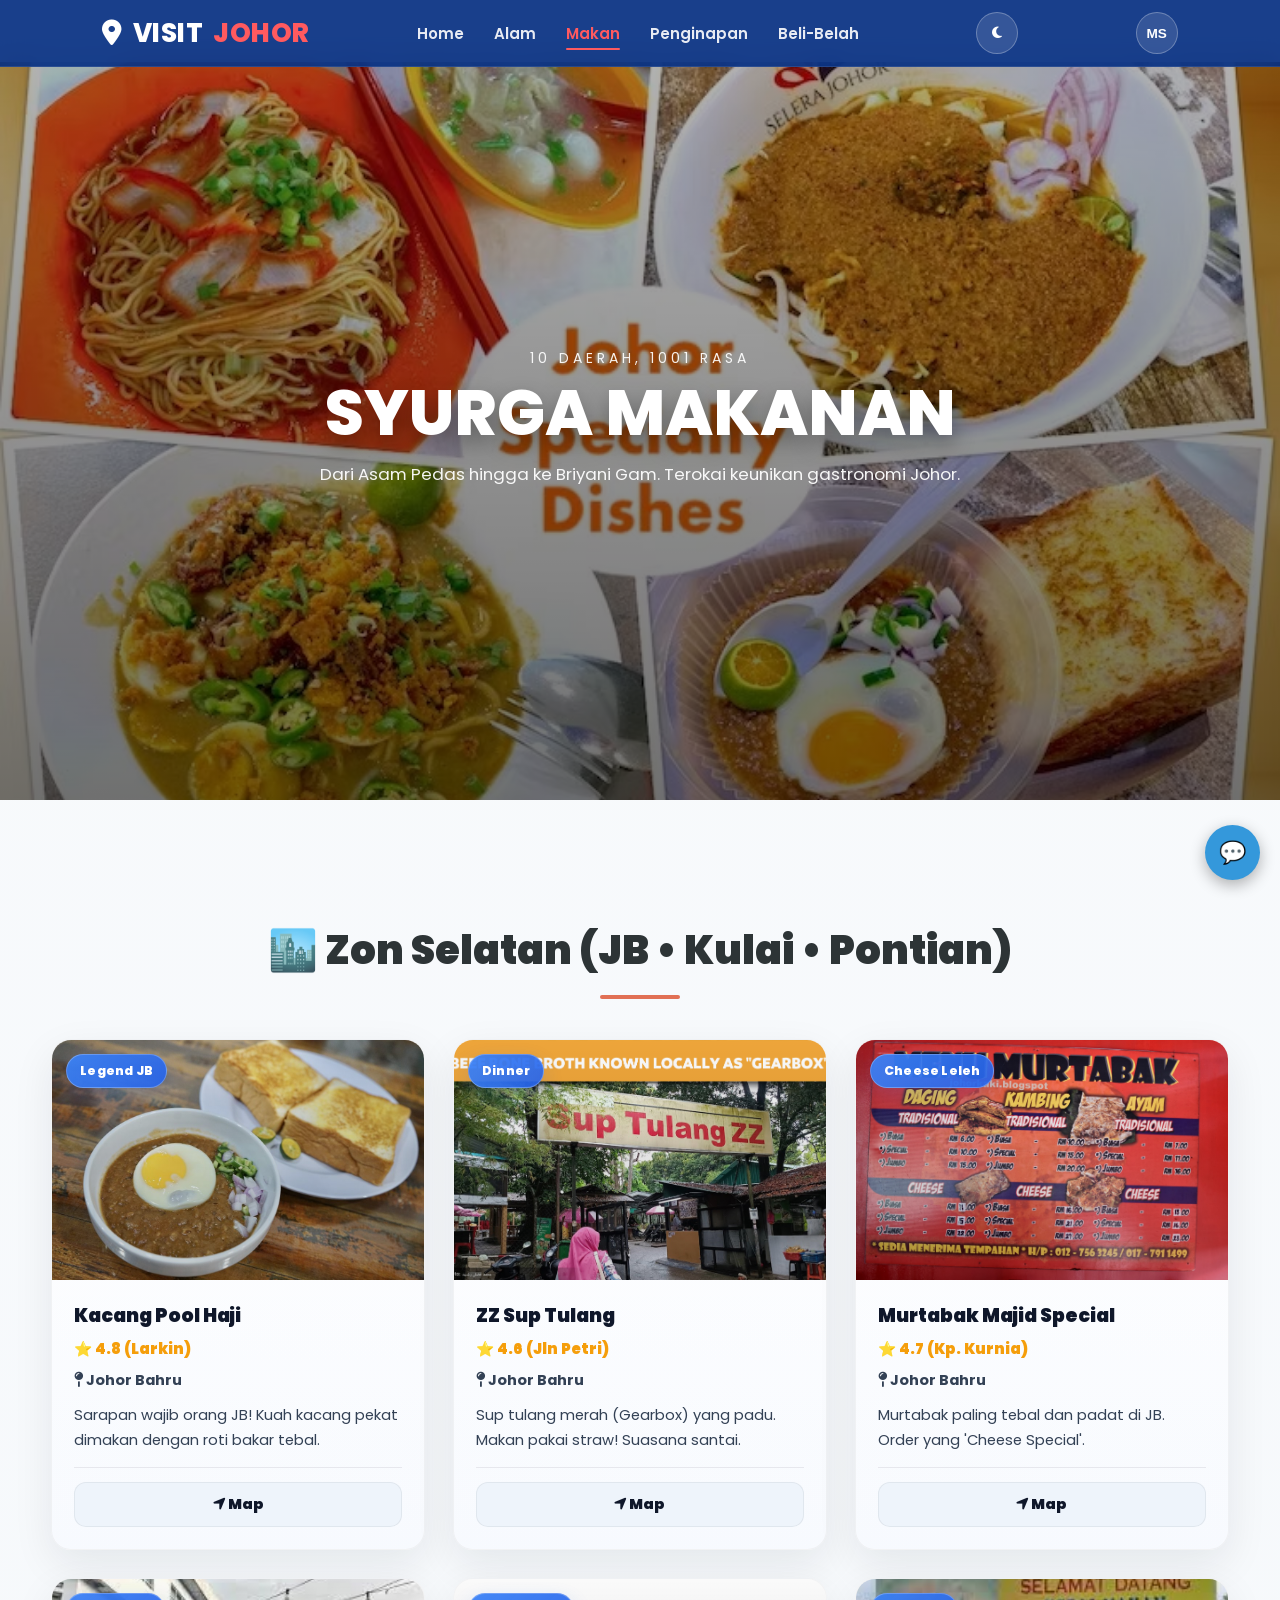
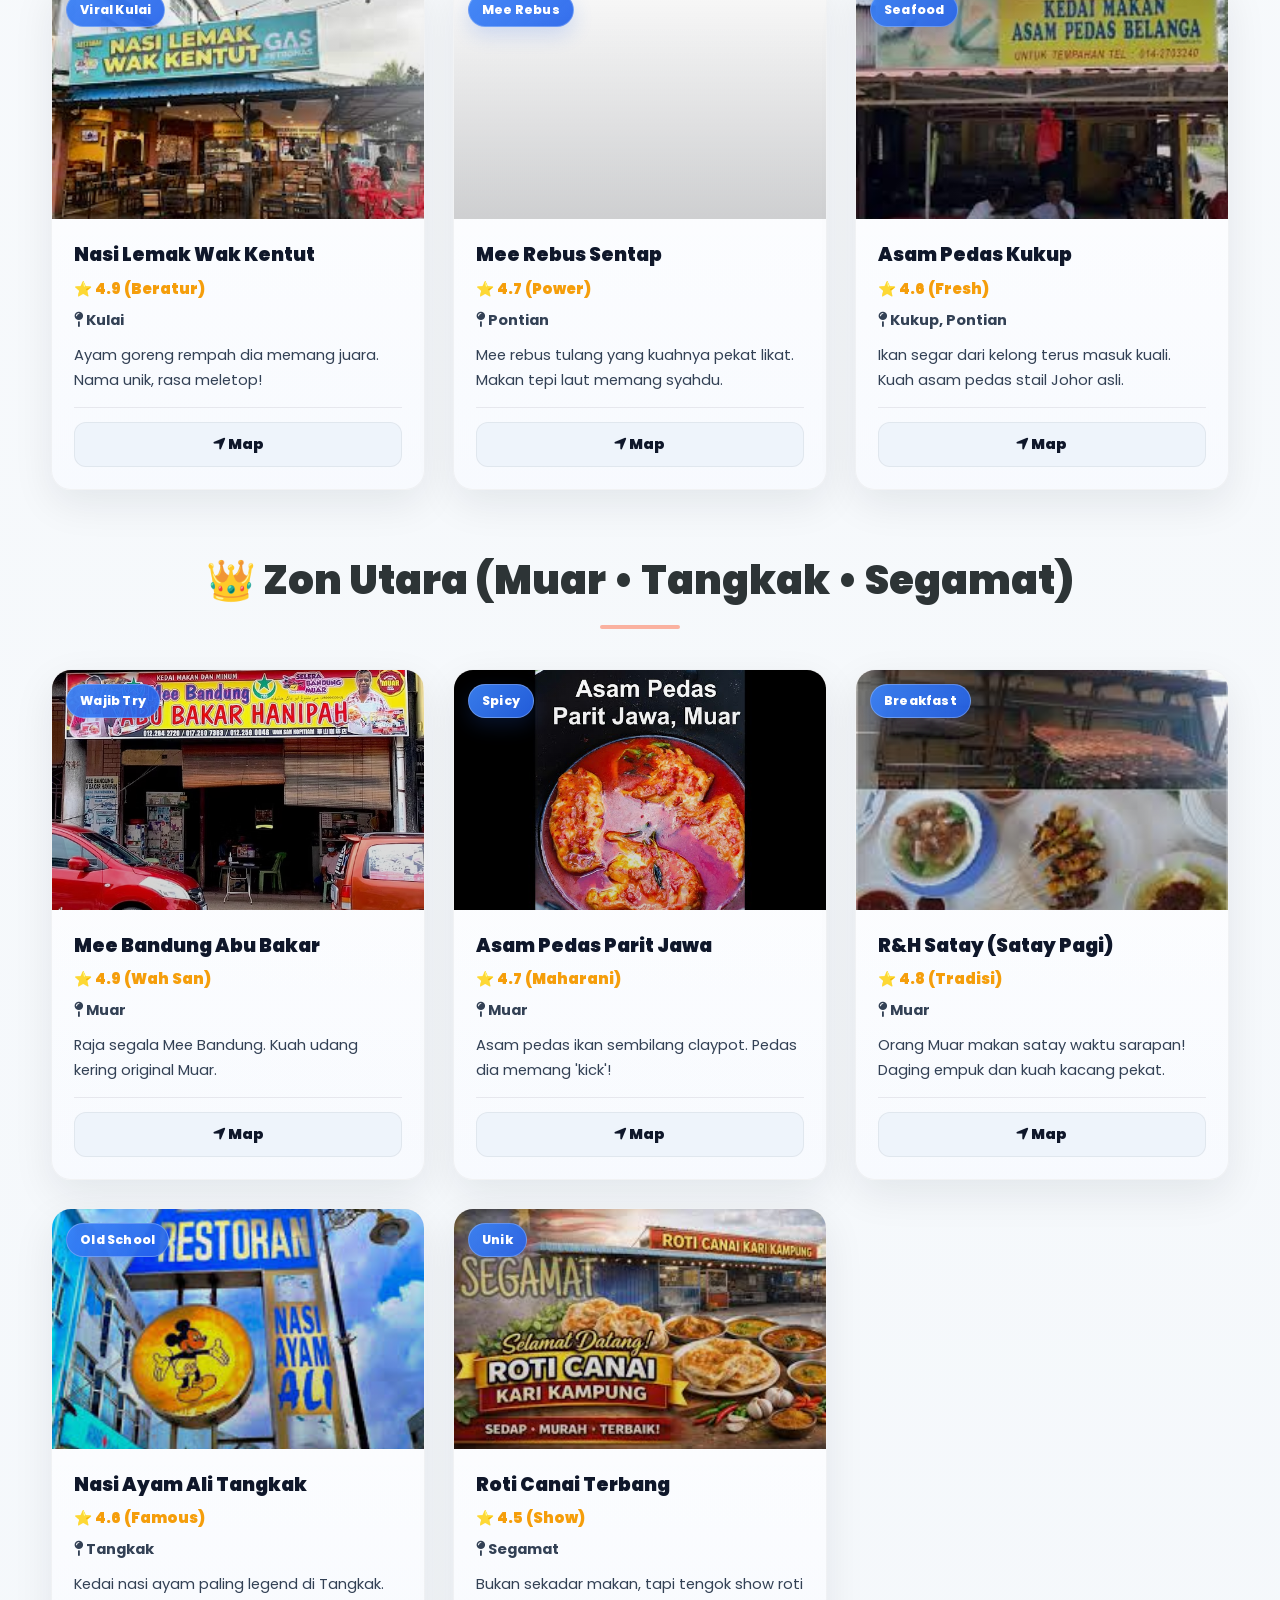
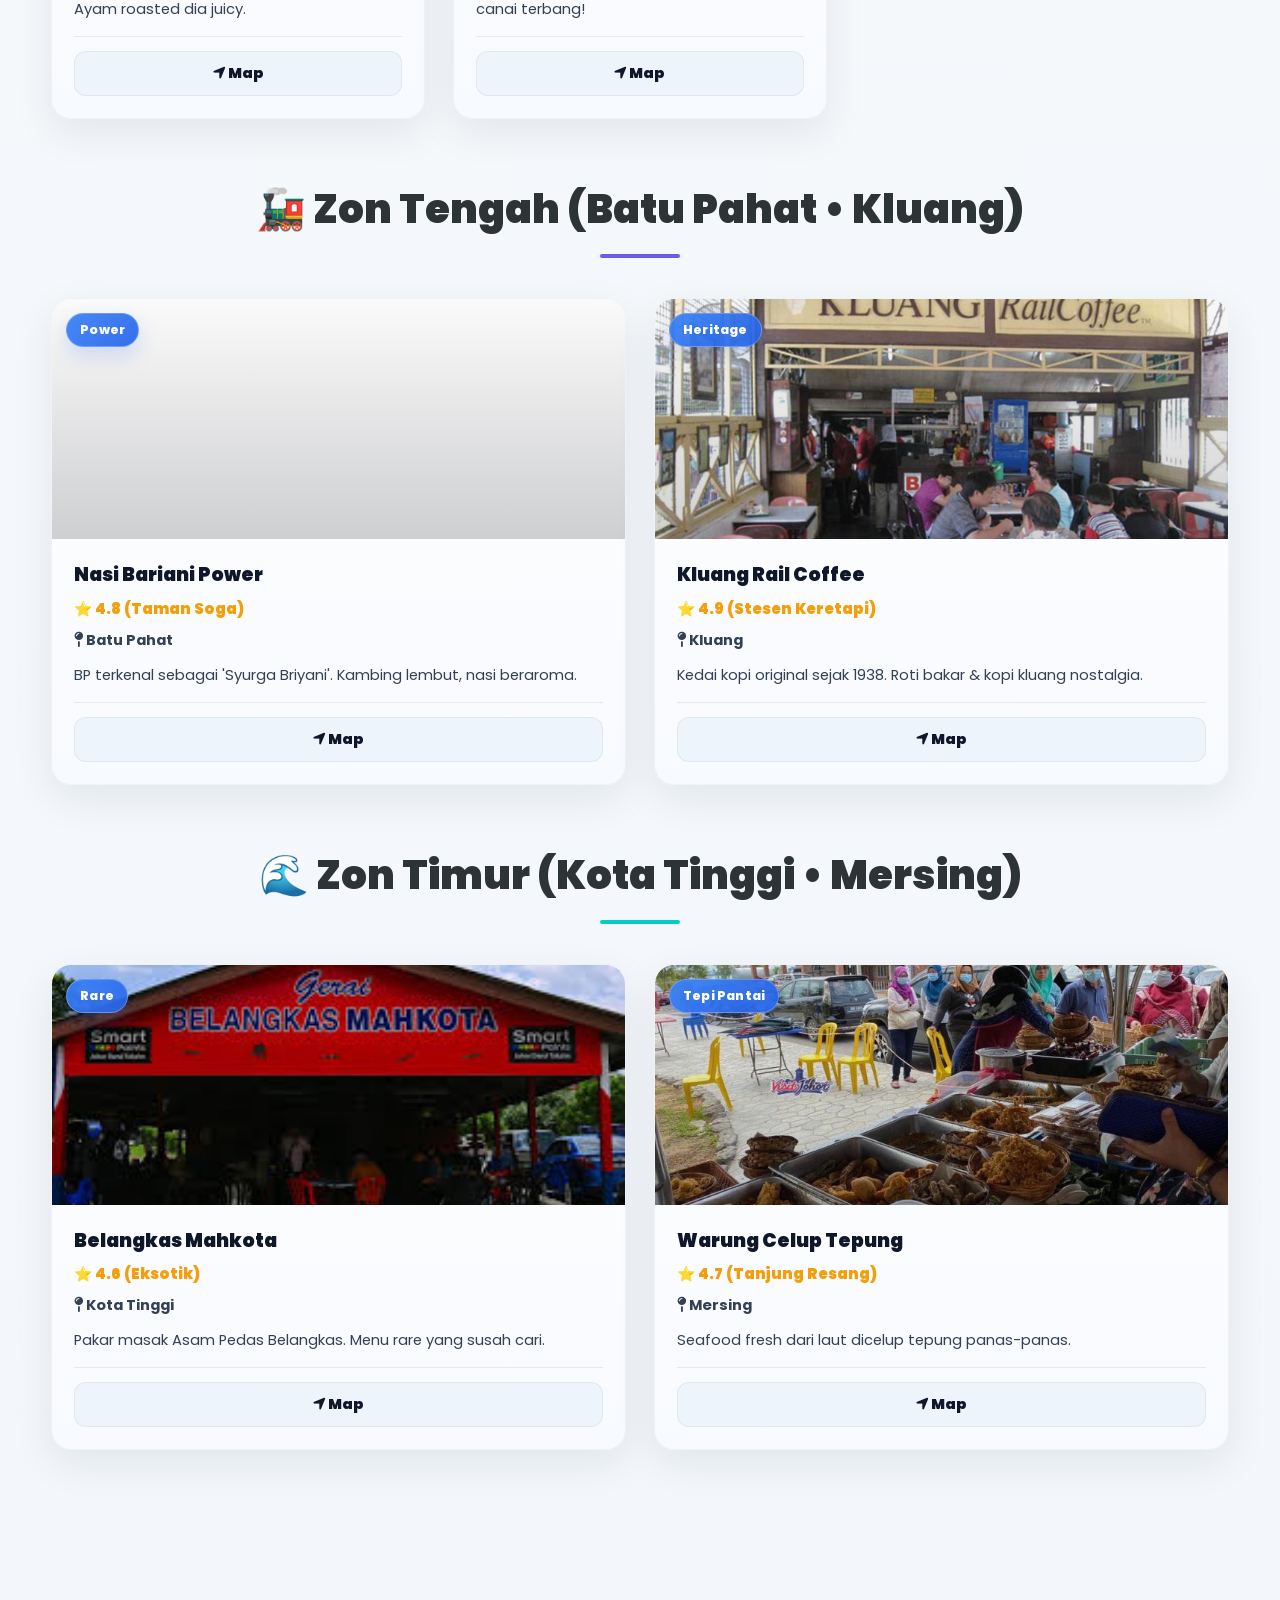
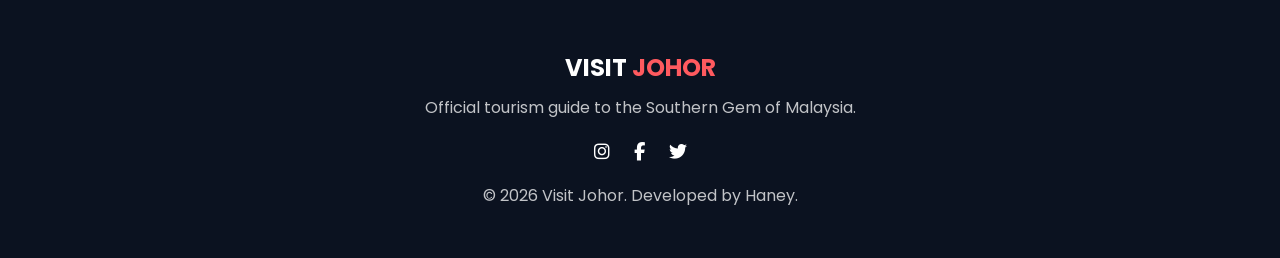
<file: makan.html>
<!DOCTYPE html>
<html lang="ms">
<head>
    <meta charset="UTF-8">
    <meta name="viewport" content="width=device-width, initial-scale=1.0">
    <title data-i18n="makan_page_title">Syurga Makanan | Visit Johor</title>
    
    <link href="https://fonts.googleapis.com/css2?family=Poppins:wght@300;400;500;600;700&display=swap" rel="stylesheet">
    <link rel="stylesheet" href="style.css">
    <link rel="stylesheet" href="https://cdnjs.cloudflare.com/ajax/libs/font-awesome/6.4.0/css/all.min.css">
</head>
<body>

    <nav class="navbar">
        <a href="index.html" class="logo"><i class="fas fa-map-marker-alt"></i> VISIT <span>JOHOR</span></a>

        <ul class="nav-links">
  <li><a href="index.html" data-i18n="nav_home">Home</a></li>
  <li><a href="alam.html" data-i18n="nav_nature">Alam</a></li>
  <li><a href="makan.html" class="active" data-i18n="nav_food">Makan</a></li>
  <li><a href="penginapan.html" data-i18n="nav_stay">Penginapan</a></li>
  <li><a href="belibelah.html" data-i18n="nav_shop">Beli-Belah</a></li>
</ul>

        <div class="menu-btn"><i class="fas fa-bars"></i></div>

        <!-- ✅ Dark Mode Toggle -->
        <button class="theme-toggle" id="themeToggle" type="button" aria-label="Toggle dark mode">
            <i class="fas fa-moon" id="themeIcon"></i>
        </button>

        <!-- ✅ Language Toggle -->
        <button class="lang-btn" id="langToggle" type="button" aria-label="Change language">MS</button>
    </nav>

    <header class="hero" style="background-image: url('img.jpg/mknjohor.jpg');">
        <div class="overlay"></div>
        <div class="hero-content">
            <span class="sub-title" data-i18n="makan_sub">10 Daerah, 1001 Rasa</span>
            <h1 data-i18n="makan_title">SYURGA MAKANAN</h1>
            <p data-i18n="makan_desc">Dari Asam Pedas hingga ke Briyani Gam. Terokai keunikan gastronomi Johor.</p>
        </div>
    </header>

    <section class="destinations container">

        <!-- ✅ ZON SELATAN -->
        <div class="section-title" style="text-align: center; margin-bottom: 40px; margin-top: 40px;">
            <h2 style="font-size: 2.5rem; color: #2d3436;" data-i18n="makan_zone_south">🏙️ Zon Selatan (JB • Kulai • Pontian)</h2>
            <div class="line" style="width: 80px; height: 4px; background: #e17055; margin: 15px auto;"></div>
        </div>

        <div class="card-grid">
            <div class="pro-card reveal">
                <div class="card-image" style="background-image: url('img.jpg/kacangpool.jpg');">
                    <span class="tag" data-i18n="makan_s1_tag">Legend JB</span>
                </div>
                <div class="card-body">
                    <h3 data-i18n="makan_s1_title">Kacang Pool Haji</h3>
                    <span class="rating-badge" data-i18n="makan_s1_rating">⭐ 4.8 (Larkin)</span>
                    <p class="location"><i class="fas fa-map-pin"></i> <span data-i18n="makan_s1_loc">Johor Bahru</span></p>
                    <p data-i18n="makan_s1_desc">Sarapan wajib orang JB! Kuah kacang pekat dimakan dengan roti bakar tebal.</p>
                    <div class="card-actions">
                        <a href="https://www.google.com/maps/search/?api=1&query=Kacang+Pool+Haji+Larkin+JB" target="_blank" class="btn-action btn-loc">
                            <i class="fas fa-location-arrow"></i> <span data-i18n="btn_map">Map</span>
                        </a>
                    </div>
                </div>
            </div>

            <div class="pro-card reveal">
                <div class="card-image" style="background-image: url('img.jpg/suptulang.jpg');">
                    <span class="tag" data-i18n="makan_s2_tag">Dinner</span>
                </div>
                <div class="card-body">
                    <h3 data-i18n="makan_s2_title">ZZ Sup Tulang</h3>
                    <span class="rating-badge" data-i18n="makan_s2_rating">⭐ 4.6 (Jln Petri)</span>
                    <p class="location"><i class="fas fa-map-pin"></i> <span data-i18n="makan_s2_loc">Johor Bahru</span></p>
                    <p data-i18n="makan_s2_desc">Sup tulang merah (Gearbox) yang padu. Makan pakai straw! Suasana santai.</p>
                    <div class="card-actions">
                        <a href="https://www.google.com/maps/search/?api=1&query=ZZ+Sup+Tulang+JB" target="_blank" class="btn-action btn-loc">
                            <i class="fas fa-location-arrow"></i> <span data-i18n="btn_map">Map</span>
                        </a>
                    </div>
                </div>
            </div>

            <div class="pro-card reveal">
                <div class="card-image" style="background-image: url('img.jpg/murtabak.JPG');">
                    <span class="tag" data-i18n="makan_s3_tag">Cheese Leleh</span>
                </div>
                <div class="card-body">
                    <h3 data-i18n="makan_s3_title">Murtabak Majid Special</h3>
                    <span class="rating-badge" data-i18n="makan_s3_rating">⭐ 4.7 (Kp. Kurnia)</span>
                    <p class="location"><i class="fas fa-map-pin"></i> <span data-i18n="makan_s3_loc">Johor Bahru</span></p>
                    <p data-i18n="makan_s3_desc">Murtabak paling tebal dan padat di JB. Order yang 'Cheese Special'.</p>
                    <div class="card-actions">
                        <a href="https://www.google.com/maps/search/?api=1&query=Murtabak+Majid+Special+No+1+JB" target="_blank" class="btn-action btn-loc">
                            <i class="fas fa-location-arrow"></i> <span data-i18n="btn_map">Map</span>
                        </a>
                    </div>
                </div>
            </div>

            <div class="pro-card reveal">
                <div class="card-image" style="background-image: url('img.jpg/nasilemak.jpg');">
                    <span class="tag" data-i18n="makan_s4_tag">Viral Kulai</span>
                </div>
                <div class="card-body">
                    <h3 data-i18n="makan_s4_title">Nasi Lemak Wak Kentut</h3>
                    <span class="rating-badge" data-i18n="makan_s4_rating">⭐ 4.9 (Beratur)</span>
                    <p class="location"><i class="fas fa-map-pin"></i> <span data-i18n="makan_s4_loc">Kulai</span></p>
                    <p data-i18n="makan_s4_desc">Ayam goreng rempah dia memang juara. Nama unik, rasa meletop!</p>
                    <div class="card-actions">
                        <a href="https://www.google.com/maps/search/?api=1&query=Nasi+Lemak+Wak+Kentut+Kulai" target="_blank" class="btn-action btn-loc">
                            <i class="fas fa-location-arrow"></i> <span data-i18n="btn_map">Map</span>
                        </a>
                    </div>
                </div>
            </div>

            <div class="pro-card reveal">
                <div class="card-image" style="background-image: url('https://images.unsplash.com/photo-1612929633738-8fe44f7ec841?q=80&w=800');">
                    <span class="tag" data-i18n="makan_s5_tag">Mee Rebus</span>
                </div>
                <div class="card-body">
                    <h3 data-i18n="makan_s5_title">Mee Rebus Sentap</h3>
                    <span class="rating-badge" data-i18n="makan_s5_rating">⭐ 4.7 (Power)</span>
                    <p class="location"><i class="fas fa-map-pin"></i> <span data-i18n="makan_s5_loc">Pontian</span></p>
                    <p data-i18n="makan_s5_desc">Mee rebus tulang yang kuahnya pekat likat. Makan tepi laut memang syahdu.</p>
                    <div class="card-actions">
                        <a href="https://www.google.com/maps/search/?api=1&query=Mee+Rebus+Sentap+Coxn+Pontian" target="_blank" class="btn-action btn-loc">
                            <i class="fas fa-location-arrow"></i> <span data-i18n="btn_map">Map</span>
                        </a>
                    </div>
                </div>
            </div>

            <div class="pro-card reveal">
                <div class="card-image" style="background-image: url('img.jpg/asampedas.jpg');">
                    <span class="tag" data-i18n="makan_s6_tag">Seafood</span>
                </div>
                <div class="card-body">
                    <h3 data-i18n="makan_s6_title">Asam Pedas Kukup</h3>
                    <span class="rating-badge" data-i18n="makan_s6_rating">⭐ 4.6 (Fresh)</span>
                    <p class="location"><i class="fas fa-map-pin"></i> <span data-i18n="makan_s6_loc">Kukup, Pontian</span></p>
                    <p data-i18n="makan_s6_desc">Ikan segar dari kelong terus masuk kuali. Kuah asam pedas stail Johor asli.</p>
                    <div class="card-actions">
                        <a href="https://www.google.com/maps/search/?api=1&query=Asam+Pedas+Kukup+Pontian" target="_blank" class="btn-action btn-loc">
                            <i class="fas fa-location-arrow"></i> <span data-i18n="btn_map">Map</span>
                        </a>
                    </div>
                </div>
            </div>
        </div>

        <!-- ✅ ZON UTARA -->
        <div class="section-title" style="text-align: center; margin-bottom: 40px; margin-top: 60px;">
            <h2 style="font-size: 2.5rem; color: #2d3436;" data-i18n="makan_zone_north">👑 Zon Utara (Muar • Tangkak • Segamat)</h2>
            <div class="line" style="width: 80px; height: 4px; background: #fab1a0; margin: 15px auto;"></div>
        </div>

        <div class="card-grid">
            <div class="pro-card reveal">
                <div class="card-image" style="background-image: url('img.jpg/mibandung.avif');">
                    <span class="tag" data-i18n="makan_n1_tag">Wajib Try</span>
                </div>
                <div class="card-body">
                    <h3 data-i18n="makan_n1_title">Mee Bandung Abu Bakar</h3>
                    <span class="rating-badge" data-i18n="makan_n1_rating">⭐ 4.9 (Wah San)</span>
                    <p class="location"><i class="fas fa-map-pin"></i> <span data-i18n="makan_n1_loc">Muar</span></p>
                    <p data-i18n="makan_n1_desc">Raja segala Mee Bandung. Kuah udang kering original Muar.</p>
                    <div class="card-actions">
                        <a href="https://www.google.com/maps/search/?api=1&query=Mee+Bandung+Abu+Bakar+Hanipah+Muar" target="_blank" class="btn-action btn-loc">
                            <i class="fas fa-location-arrow"></i> <span data-i18n="btn_map">Map</span>
                        </a>
                    </div>
                </div>
            </div>

            <div class="pro-card reveal">
                <div class="card-image" style="background-image: url('img.jpg/asampedas2.jpg');">
                    <span class="tag" data-i18n="makan_n2_tag">Spicy</span>
                </div>
                <div class="card-body">
                    <h3 data-i18n="makan_n2_title">Asam Pedas Parit Jawa</h3>
                    <span class="rating-badge" data-i18n="makan_n2_rating">⭐ 4.7 (Maharani)</span>
                    <p class="location"><i class="fas fa-map-pin"></i> <span data-i18n="makan_n2_loc">Muar</span></p>
                    <p data-i18n="makan_n2_desc">Asam pedas ikan sembilang claypot. Pedas dia memang 'kick'!</p>
                    <div class="card-actions">
                        <a href="https://www.google.com/maps/search/?api=1&query=Asam+Pedas+Parit+Jawa+Muar" target="_blank" class="btn-action btn-loc">
                            <i class="fas fa-location-arrow"></i> <span data-i18n="btn_map">Map</span>
                        </a>
                    </div>
                </div>
            </div>

            <div class="pro-card reveal">
                <div class="card-image" style="background-image: url('img.jpg/satay.jpg');">
                    <span class="tag" data-i18n="makan_n3_tag">Breakfast</span>
                </div>
                <div class="card-body">
                    <h3 data-i18n="makan_n3_title">R&H Satay (Satay Pagi)</h3>
                    <span class="rating-badge" data-i18n="makan_n3_rating">⭐ 4.8 (Tradisi)</span>
                    <p class="location"><i class="fas fa-map-pin"></i> <span data-i18n="makan_n3_loc">Muar</span></p>
                    <p data-i18n="makan_n3_desc">Orang Muar makan satay waktu sarapan! Daging empuk dan kuah kacang pekat.</p>
                    <div class="card-actions">
                        <a href="https://www.google.com/maps/search/?api=1&query=R%26H+Satay+Maharani+Muar" target="_blank" class="btn-action btn-loc">
                            <i class="fas fa-location-arrow"></i> <span data-i18n="btn_map">Map</span>
                        </a>
                    </div>
                </div>
            </div>

            <div class="pro-card reveal">
                <div class="card-image" style="background-image: url('img.jpg/nasiayam.jpg');">
                    <span class="tag" data-i18n="makan_n4_tag">Old School</span>
                </div>
                <div class="card-body">
                    <h3 data-i18n="makan_n4_title">Nasi Ayam Ali Tangkak</h3>
                    <span class="rating-badge" data-i18n="makan_n4_rating">⭐ 4.6 (Famous)</span>
                    <p class="location"><i class="fas fa-map-pin"></i> <span data-i18n="makan_n4_loc">Tangkak</span></p>
                    <p data-i18n="makan_n4_desc">Kedai nasi ayam paling legend di Tangkak. Ayam roasted dia juicy.</p>
                    <div class="card-actions">
                        <a href="https://www.google.com/maps/search/?api=1&query=Nasi+Ayam+Ali+Tangkak" target="_blank" class="btn-action btn-loc">
                            <i class="fas fa-location-arrow"></i> <span data-i18n="btn_map">Map</span>
                        </a>
                    </div>
                </div>
            </div>

            <div class="pro-card reveal">
                <div class="card-image" style="background-image: url('img.jpg/segamat.jpg');">
                    <span class="tag" data-i18n="makan_n5_tag">Unik</span>
                </div>
                <div class="card-body">
                    <h3 data-i18n="makan_n5_title">Roti Canai Terbang</h3>
                    <span class="rating-badge" data-i18n="makan_n5_rating">⭐ 4.5 (Show)</span>
                    <p class="location"><i class="fas fa-map-pin"></i> <span data-i18n="makan_n5_loc">Segamat</span></p>
                    <p data-i18n="makan_n5_desc">Bukan sekadar makan, tapi tengok show roti canai terbang!</p>
                    <div class="card-actions">
                        <a href="https://www.google.com/maps/search/?api=1&query=Roti+Canai+Terbang+Segamat" target="_blank" class="btn-action btn-loc">
                            <i class="fas fa-location-arrow"></i> <span data-i18n="btn_map">Map</span>
                        </a>
                    </div>
                </div>
            </div>
        </div>

        <!-- ✅ ZON TENGAH -->
        <div class="section-title" style="text-align: center; margin-bottom: 40px; margin-top: 60px;">
            <h2 style="font-size: 2.5rem; color: #2d3436;" data-i18n="makan_zone_central">🚂 Zon Tengah (Batu Pahat • Kluang)</h2>
            <div class="line" style="width: 80px; height: 4px; background: #6c5ce7; margin: 15px auto;"></div>
        </div>

        <div class="card-grid">
            <div class="pro-card reveal">
                <div class="card-image" style="background-image: url('https://images.unsplash.com/photo-1589302168068-964664d93dc0?q=80&w=800');">
                    <span class="tag" data-i18n="makan_c1_tag">Power</span>
                </div>
                <div class="card-body">
                    <h3 data-i18n="makan_c1_title">Nasi Bariani Power</h3>
                    <span class="rating-badge" data-i18n="makan_c1_rating">⭐ 4.8 (Taman Soga)</span>
                    <p class="location"><i class="fas fa-map-pin"></i> <span data-i18n="makan_c1_loc">Batu Pahat</span></p>
                    <p data-i18n="makan_c1_desc">BP terkenal sebagai 'Syurga Briyani'. Kambing lembut, nasi beraroma.</p>
                    <div class="card-actions">
                        <a href="https://www.google.com/maps/search/?api=1&query=BP+Bariani+Power+Taman+Soga" target="_blank" class="btn-action btn-loc">
                            <i class="fas fa-location-arrow"></i> <span data-i18n="btn_map">Map</span>
                        </a>
                    </div>
                </div>
            </div>

            <div class="pro-card reveal">
                <div class="card-image" style="background-image: url('img.jpg/kluang.jpg');">
                    <span class="tag" data-i18n="makan_c2_tag">Heritage</span>
                </div>
                <div class="card-body">
                    <h3 data-i18n="makan_c2_title">Kluang Rail Coffee</h3>
                    <span class="rating-badge" data-i18n="makan_c2_rating">⭐ 4.9 (Stesen Keretapi)</span>
                    <p class="location"><i class="fas fa-map-pin"></i> <span data-i18n="makan_c2_loc">Kluang</span></p>
                    <p data-i18n="makan_c2_desc">Kedai kopi original sejak 1938. Roti bakar & kopi kluang nostalgia.</p>
                    <div class="card-actions">
                        <a href="https://www.google.com/maps/search/?api=1&query=Kluang+Rail+Coffee+Stesen+KTM" target="_blank" class="btn-action btn-loc">
                            <i class="fas fa-location-arrow"></i> <span data-i18n="btn_map">Map</span>
                        </a>
                    </div>
                </div>
            </div>
        </div>

        <!-- ✅ ZON TIMUR -->
        <div class="section-title" style="text-align: center; margin-bottom: 40px; margin-top: 60px;">
            <h2 style="font-size: 2.5rem; color: #2d3436;" data-i18n="makan_zone_east">🌊 Zon Timur (Kota Tinggi • Mersing)</h2>
            <div class="line" style="width: 80px; height: 4px; background: #00cec9; margin: 15px auto;"></div>
        </div>

        <div class="card-grid">
            <div class="pro-card reveal">
                <div class="card-image" style="background-image: url('img.jpg/belangkas.jpg');">
                    <span class="tag" data-i18n="makan_e1_tag">Rare</span>
                </div>
                <div class="card-body">
                    <h3 data-i18n="makan_e1_title">Belangkas Mahkota</h3>
                    <span class="rating-badge" data-i18n="makan_e1_rating">⭐ 4.6 (Eksotik)</span>
                    <p class="location"><i class="fas fa-map-pin"></i> <span data-i18n="makan_e1_loc">Kota Tinggi</span></p>
                    <p data-i18n="makan_e1_desc">Pakar masak Asam Pedas Belangkas. Menu rare yang susah cari.</p>
                    <div class="card-actions">
                        <a href="https://www.google.com/maps/search/?api=1&query=Restoran+Belangkas+Mahkota+Kota+Tinggi" target="_blank" class="btn-action btn-loc">
                            <i class="fas fa-location-arrow"></i> <span data-i18n="btn_map">Map</span>
                        </a>
                    </div>
                </div>
            </div>

            <div class="pro-card reveal">
                <div class="card-image" style="background-image: url('img.jpg/waruncelup.jpg');">
                    <span class="tag" data-i18n="makan_e2_tag">Tepi Pantai</span>
                </div>
                <div class="card-body">
                    <h3 data-i18n="makan_e2_title">Warung Celup Tepung</h3>
                    <span class="rating-badge" data-i18n="makan_e2_rating">⭐ 4.7 (Tanjung Resang)</span>
                    <p class="location"><i class="fas fa-map-pin"></i> <span data-i18n="makan_e2_loc">Mersing</span></p>
                    <p data-i18n="makan_e2_desc">Seafood fresh dari laut dicelup tepung panas-panas.</p>
                    <div class="card-actions">
                        <a href="https://www.google.com/maps/search/?api=1&query=Warung+Celup+Tepung+Tanjung+Resang+Mersing" target="_blank" class="btn-action btn-loc">
                            <i class="fas fa-location-arrow"></i> <span data-i18n="btn_map">Map</span>
                        </a>
                    </div>
                </div>
            </div>
        </div>

    </section>

    <footer>
        <div class="footer-content">
            <h3>VISIT <span>JOHOR</span></h3>
            <p data-i18n="footer_desc">Official tourism guide to the Southern Gem of Malaysia.</p>
            <div class="socials">
                <a href="#"><i class="fab fa-instagram"></i></a>
                <a href="#"><i class="fab fa-facebook-f"></i></a>
                <a href="#"><i class="fab fa-twitter"></i></a>
            </div>
            <p class="copyright">© 2026 Visit Johor. Developed by Haney.</p>
        </div>
    </footer>

    <script>
        // Menu Toggle
        const menuBtn = document.querySelector('.menu-btn');
        const navLinks = document.querySelector('.nav-links');

        if (menuBtn && navLinks) {
            menuBtn.addEventListener('click', () => {
                navLinks.classList.toggle('active');
            });
        }

        // Scroll Reveal Animation
        window.addEventListener('scroll', reveal);
        function reveal(){
            var reveals = document.querySelectorAll('.reveal');
            for(var i=0; i<reveals.length; i++){
                var windowheight = window.innerHeight;
                var revealtop = reveals[i].getBoundingClientRect().top;
                if(revealtop < windowheight - 150){
                    reveals[i].classList.add('active');
                }
            }
        }

        // Navbar scroll effect
        window.addEventListener('scroll', () => {
            const navbar = document.querySelector('.navbar');
            if(!navbar) return;
            if(window.scrollY > 50) navbar.classList.add('scrolled');
            else navbar.classList.remove('scrolled');
        });
    </script>

    <script src="places-data.js"></script>
    <script src="app.js"></script>
</body>
</html>
</file>
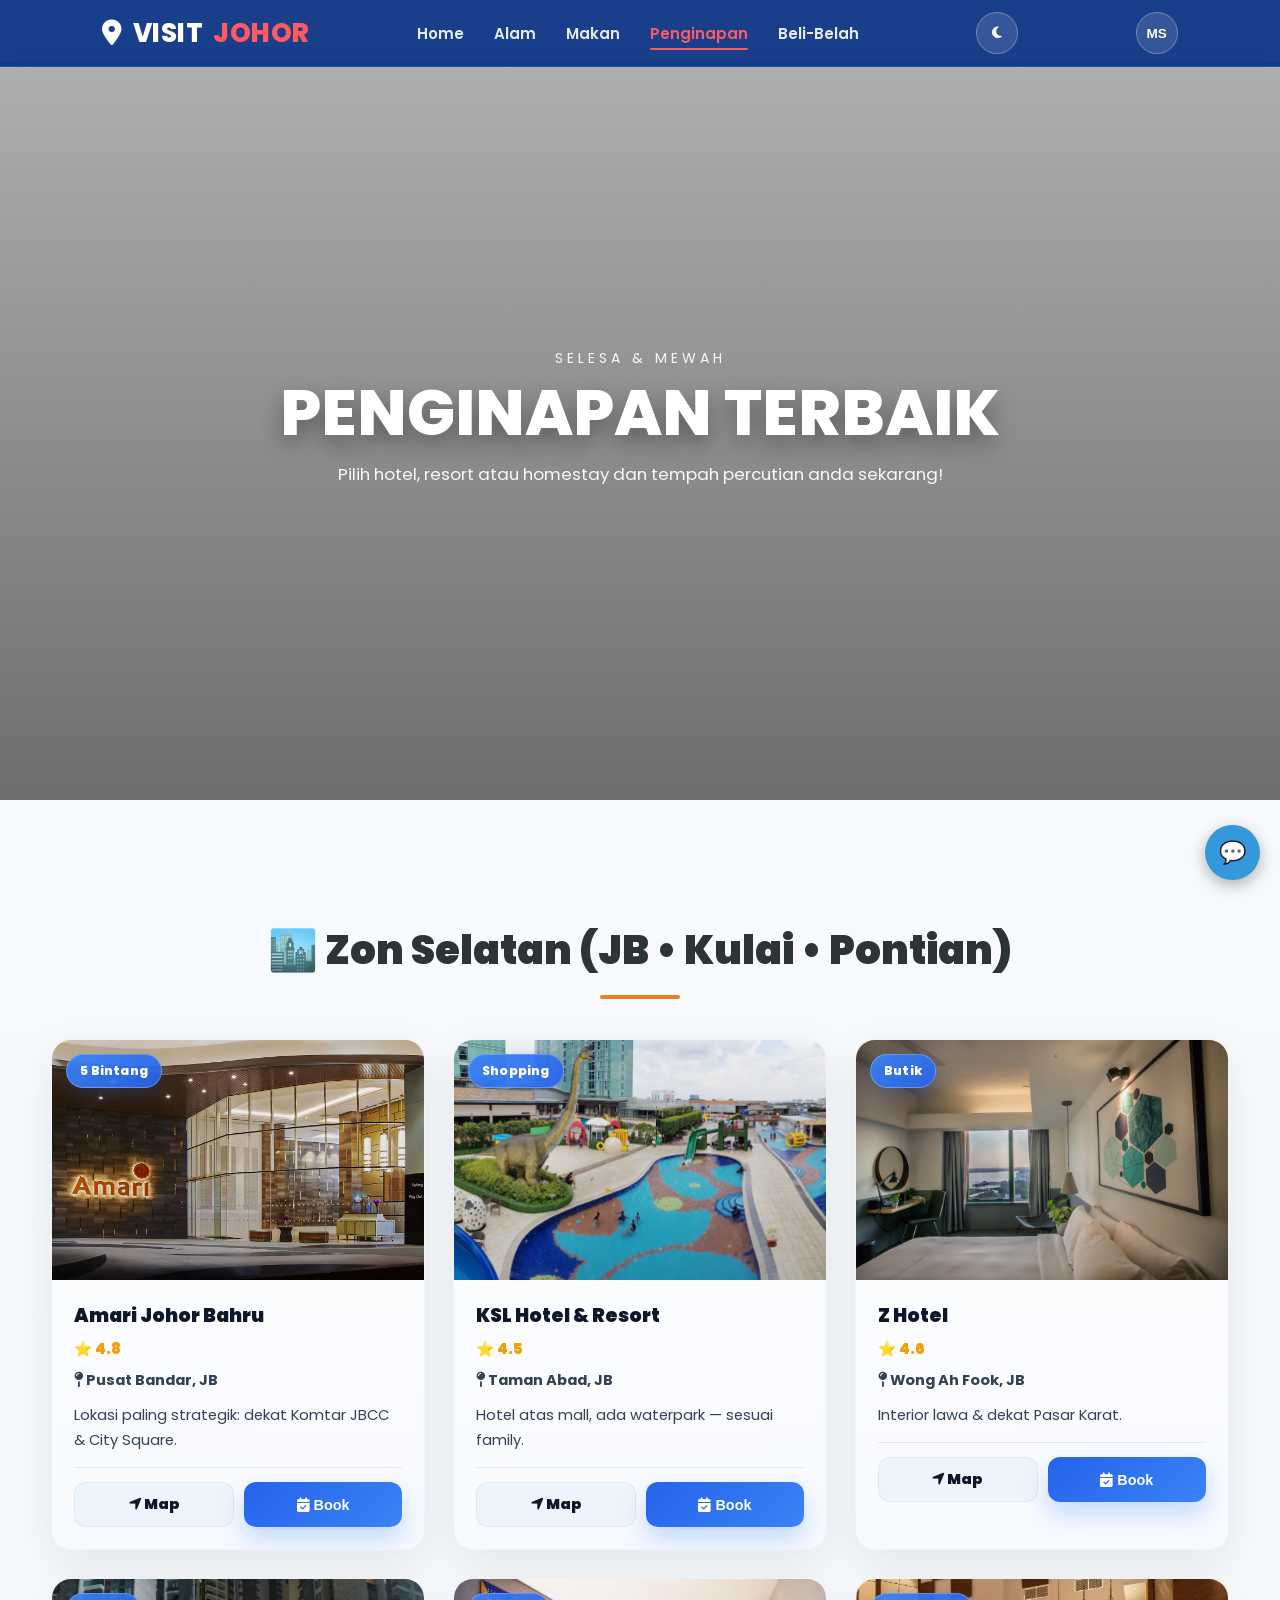
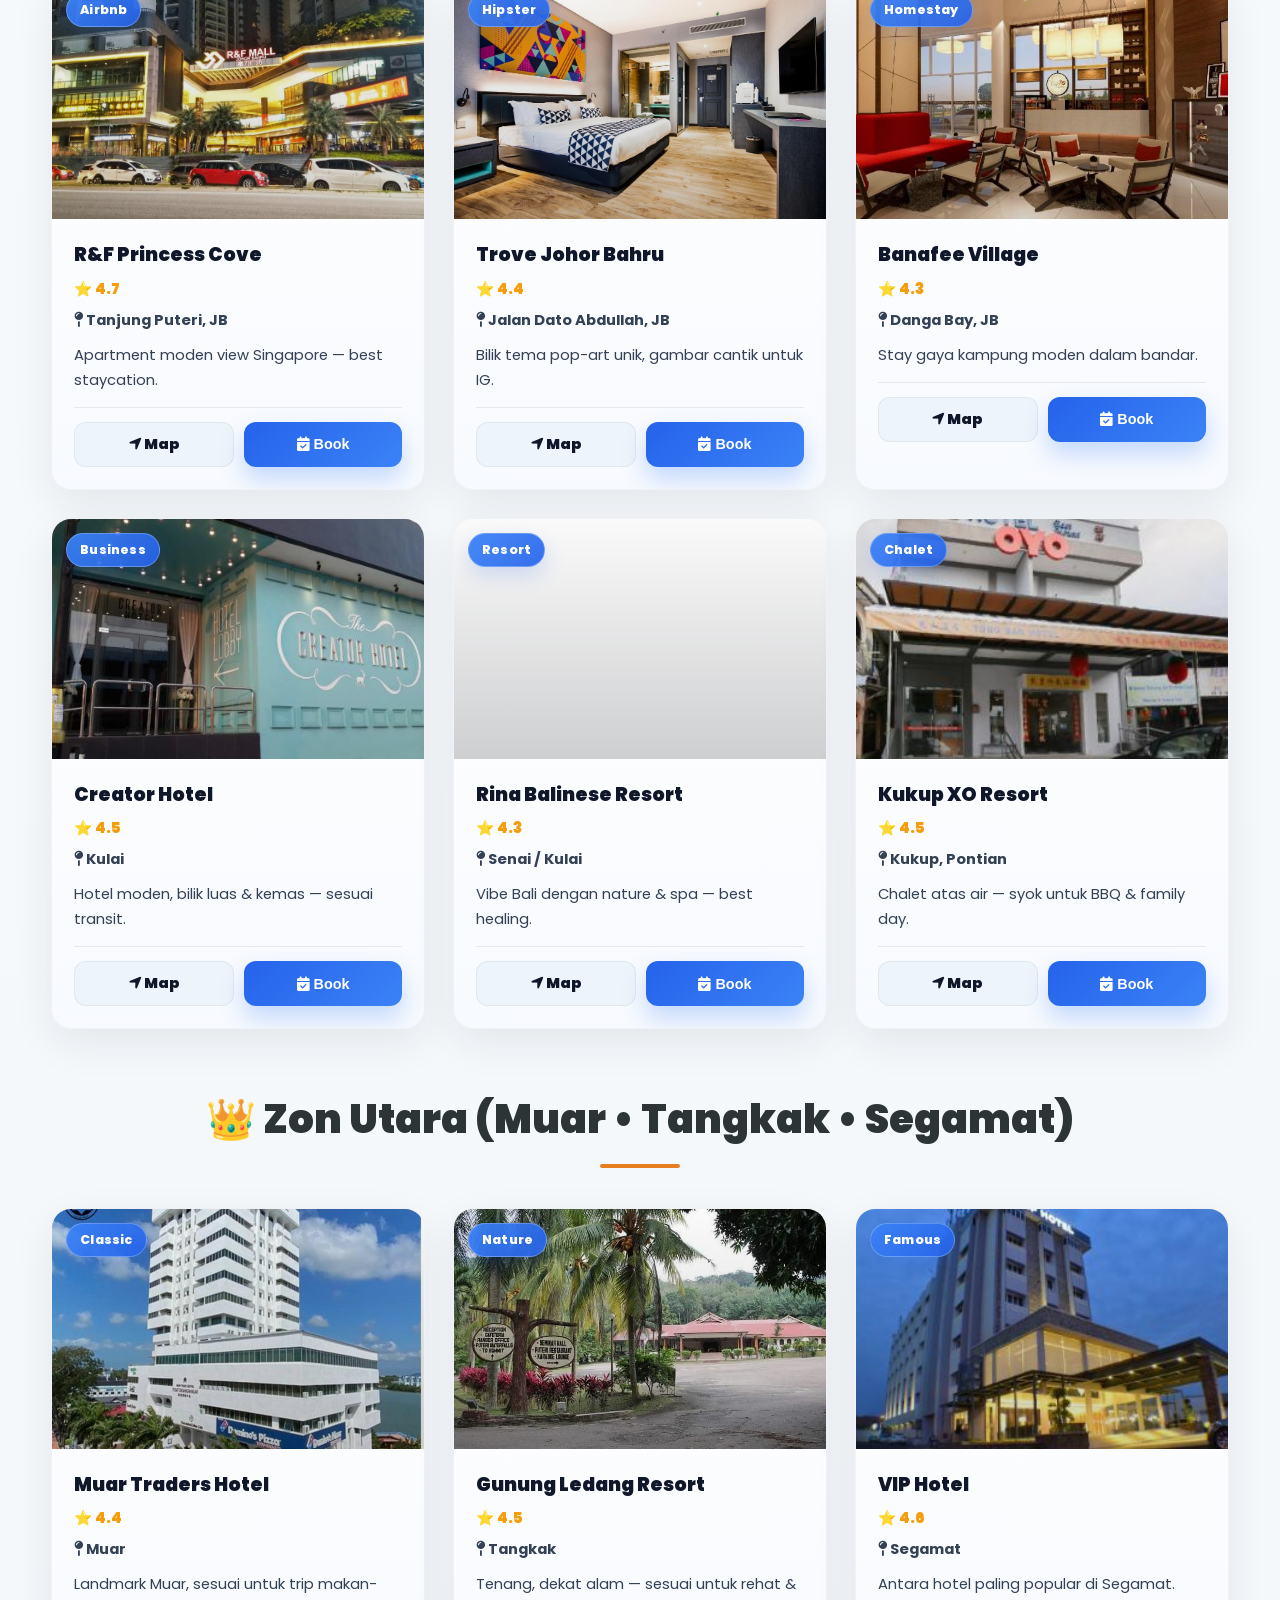
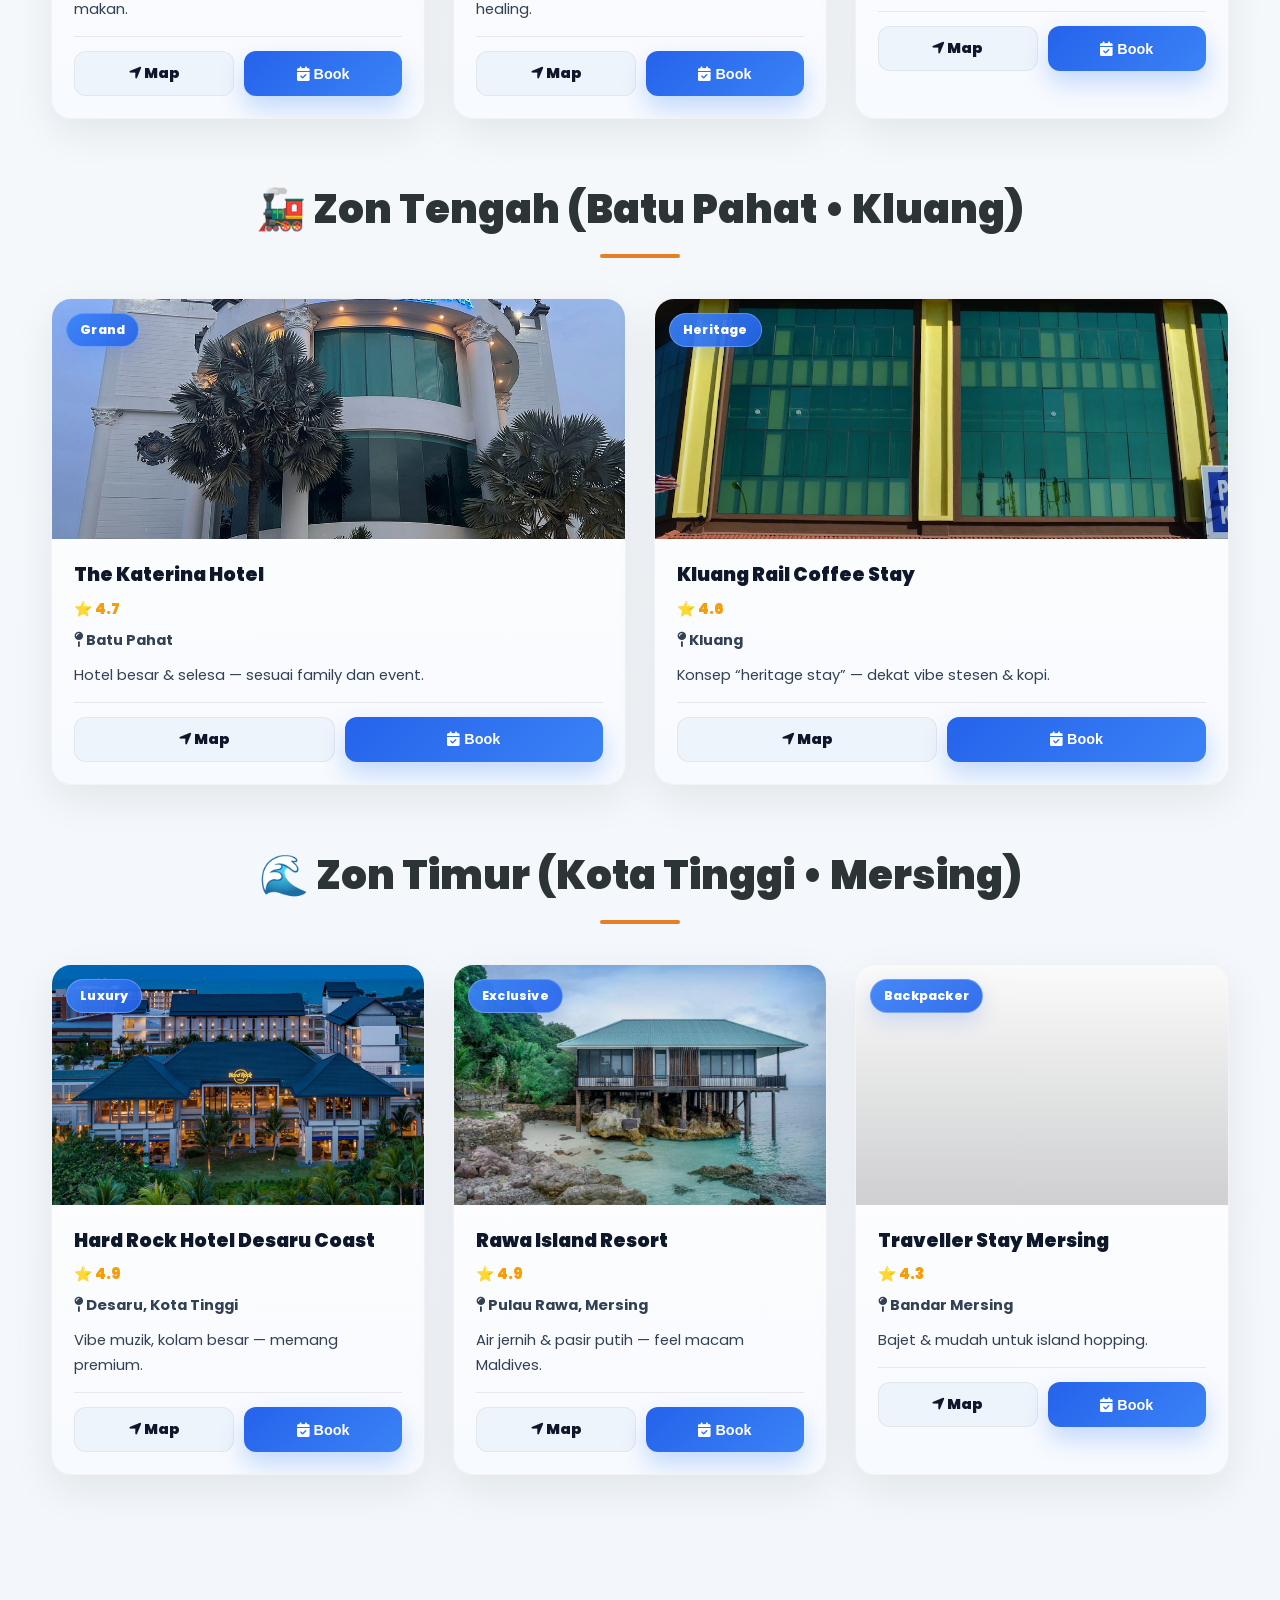
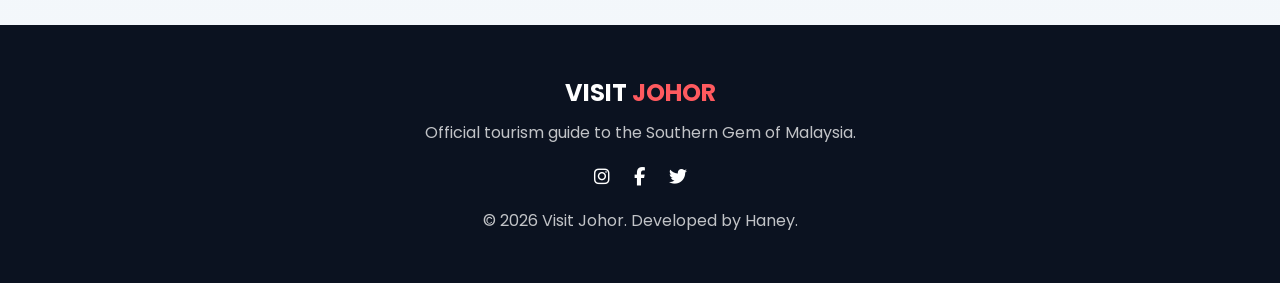
<file: penginapan.html>
<!DOCTYPE html>
<html lang="ms">
<head>
    <meta charset="UTF-8" />
    <meta name="viewport" content="width=device-width, initial-scale=1.0" />
    <title>Penginapan Johor | Visit Johor</title>

    <link href="https://fonts.googleapis.com/css2?family=Poppins:wght@300;400;500;600;700&display=swap" rel="stylesheet" />
    <link rel="stylesheet" href="style.css" />
    <link rel="stylesheet" href="https://cdnjs.cloudflare.com/ajax/libs/font-awesome/6.4.0/css/all.min.css" />

</head>
<body>
    <nav class="navbar">
        <a href="index.html" class="logo"><i class="fas fa-map-marker-alt"></i> VISIT <span>JOHOR</span></a>

        <ul class="nav-links">
  <li><a href="index.html" data-i18n="nav_home">Home</a></li>
  <li><a href="alam.html" data-i18n="nav_nature">Alam</a></li>
  <li><a href="makan.html"  data-i18n="nav_food">Makan</a></li>
  <li><a href="penginapan.html" class="active"data-i18n="nav_stay">Penginapan</a></li>
  <li><a href="belibelah.html" data-i18n="nav_shop">Beli-Belah</a></li>
</ul>
        <div class="menu-btn"><i class="fas fa-bars"></i></div>

        <!-- ✅ Dark Mode Toggle (ikut style page makan) -->
        <button class="theme-toggle" id="themeToggle" type="button" aria-label="Toggle dark mode">
            <i class="fas fa-moon" id="themeIcon"></i>
        </button>

        <!-- ✅ Language Toggle -->
        <button class="lang-btn" id="langToggle" type="button" aria-label="Change language">MS</button>
    </nav>

    <header class="hero" style="background-image: url('https://images.unsplash.com/photo-1542314831-068cd1dbfeeb?q=80&w=1920');">
        <div class="overlay"></div>
        <div class="hero-content">
            <span class="sub-title" data-i18n="stay_sub">Selesa & Mewah</span>
            <h1 data-i18n="stay_title">PENGINAPAN TERBAIK</h1>
            <p data-i18n="stay_desc">Pilih hotel, resort atau homestay dan tempah percutian anda sekarang!</p>
        </div>
    </header>

    <section class="destinations container">

        <!-- ===================== ZON SELATAN ===================== -->
        <div class="section-title" style="text-align:center; margin-bottom:40px; margin-top:40px;">
            <h2 style="font-size:2.5rem; color:#2d3436;">🏙️ Zon Selatan (JB • Kulai • Pontian)</h2>
            <div class="line" style="width:80px; height:4px; background:#e67e22; margin:15px auto;"></div>
        </div>

        <div class="card-grid">
            <div class="pro-card reveal">
                <div class="card-image" style="background-image:url('img.jpg/amarihotel.webp');">
                    <span class="tag">5 Bintang</span>
                </div>
                <div class="card-body">
                    <h3>Amari Johor Bahru</h3>
                    <span class="rating-badge">⭐ 4.8</span>
                    <p class="location"><i class="fas fa-map-pin"></i> Pusat Bandar, JB</p>
                    <p>Lokasi paling strategik: dekat Komtar JBCC & City Square.</p>
                    <div class="card-actions">
                        <a href="https://www.google.com/maps/search/?api=1&query=Amari+Johor+Bahru" target="_blank" class="btn-action btn-loc"><i class="fas fa-location-arrow"></i> Map</a>
                        <button class="btn-action btn-book" onclick="openBooking('Amari Johor Bahru')"><i class="fas fa-calendar-check"></i> Book</button>
                    </div>
                </div>
            </div>

            <div class="pro-card reveal">
                <div class="card-image" style="background-image:url('img.jpg/ksl.webp');">
                    <span class="tag">Shopping</span>
                </div>
                <div class="card-body">
                    <h3>KSL Hotel & Resort</h3>
                    <span class="rating-badge">⭐ 4.5</span>
                    <p class="location"><i class="fas fa-map-pin"></i> Taman Abad, JB</p>
                    <p>Hotel atas mall, ada waterpark — sesuai family.</p>
                    <div class="card-actions">
                        <a href="https://www.google.com/maps/search/?api=1&query=KSL+Hotel+%26+Resort+Johor+Bahru" target="_blank" class="btn-action btn-loc"><i class="fas fa-location-arrow"></i> Map</a>
                        <button class="btn-action btn-book" onclick="openBooking('KSL Hotel & Resort')"><i class="fas fa-calendar-check"></i> Book</button>
                    </div>
                </div>
            </div>

            <div class="pro-card reveal">
                <div class="card-image" style="background-image:url('img.jpg/z\ hotel.webp');">
                    <span class="tag">Butik</span>
                </div>
                <div class="card-body">
                    <h3>Z Hotel</h3>
                    <span class="rating-badge">⭐ 4.6</span>
                    <p class="location"><i class="fas fa-map-pin"></i> Wong Ah Fook, JB</p>
                    <p>Interior lawa & dekat Pasar Karat.</p>
                    <div class="card-actions">
                        <a href="https://www.google.com/maps/search/?api=1&query=Z+Hotel+Johor+Bahru" target="_blank" class="btn-action btn-loc"><i class="fas fa-location-arrow"></i> Map</a>
                        <button class="btn-action btn-book" onclick="openBooking('Z Hotel JB')"><i class="fas fa-calendar-check"></i> Book</button>
                    </div>
                </div>
            </div>

            <div class="pro-card reveal">
                <div class="card-image" style="background-image:url('img.jpg/r&f.jpg');">
                    <span class="tag">Airbnb</span>
                </div>
                <div class="card-body">
                    <h3>R&F Princess Cove</h3>
                    <span class="rating-badge">⭐ 4.7</span>
                    <p class="location"><i class="fas fa-map-pin"></i> Tanjung Puteri, JB</p>
                    <p>Apartment moden view Singapore — best staycation.</p>
                    <div class="card-actions">
                        <a href="https://www.google.com/maps/search/?api=1&query=R%26F+Princess+Cove+Johor+Bahru" target="_blank" class="btn-action btn-loc"><i class="fas fa-location-arrow"></i> Map</a>
                        <button class="btn-action btn-book" onclick="openBooking('R&F Princess Cove')"><i class="fas fa-calendar-check"></i> Book</button>
                    </div>
                </div>
            </div>

            <div class="pro-card reveal">
                <div class="card-image" style="background-image:url('img.jpg/troce.jpg');">
                    <span class="tag">Hipster</span>
                </div>
                <div class="card-body">
                    <h3>Trove Johor Bahru</h3>
                    <span class="rating-badge">⭐ 4.4</span>
                    <p class="location"><i class="fas fa-map-pin"></i> Jalan Dato Abdullah, JB</p>
                    <p>Bilik tema pop-art unik, gambar cantik untuk IG.</p>
                    <div class="card-actions">
                        <a href="https://www.google.com/maps/search/?api=1&query=Trove+Johor+Bahru" target="_blank" class="btn-action btn-loc"><i class="fas fa-location-arrow"></i> Map</a>
                        <button class="btn-action btn-book" onclick="openBooking('Trove Johor Bahru')"><i class="fas fa-calendar-check"></i> Book</button>
                    </div>
                </div>
            </div>

            <div class="pro-card reveal">
                <div class="card-image" style="background-image:url('img.jpg/banafee.jpg');">
                    <span class="tag">Homestay</span>
                </div>
                <div class="card-body">
                    <h3>Banafee Village</h3>
                    <span class="rating-badge">⭐ 4.3</span>
                    <p class="location"><i class="fas fa-map-pin"></i> Danga Bay, JB</p>
                    <p>Stay gaya kampung moden dalam bandar.</p>
                    <div class="card-actions">
                        <a href="https://www.google.com/maps/search/?api=1&query=Banafee+Village+Johor+Bahru" target="_blank" class="btn-action btn-loc"><i class="fas fa-location-arrow"></i> Map</a>
                        <button class="btn-action btn-book" onclick="openBooking('Banafee Village')"><i class="fas fa-calendar-check"></i> Book</button>
                    </div>
                </div>
            </div>

            <!-- Kulai -->
            <div class="pro-card reveal">
                <div class="card-image" style="background-image:url('img.jpg/creator.jpg');">
                    <span class="tag">Business</span>
                </div>
                <div class="card-body">
                    <h3>Creator Hotel</h3>
                    <span class="rating-badge">⭐ 4.5</span>
                    <p class="location"><i class="fas fa-map-pin"></i> Kulai</p>
                    <p>Hotel moden, bilik luas & kemas — sesuai transit.</p>
                    <div class="card-actions">
                        <a href="https://www.google.com/maps/search/?api=1&query=Creator+Hotel+Kulai" target="_blank" class="btn-action btn-loc"><i class="fas fa-location-arrow"></i> Map</a>
                        <button class="btn-action btn-book" onclick="openBooking('Creator Hotel')"><i class="fas fa-calendar-check"></i> Book</button>
                    </div>
                </div>
            </div>

            <div class="pro-card reveal">
                <div class="card-image" style="background-image:url('https://images.unsplash.com/photo-1542314831-068cd1dbfeeb?q=80&w=800');">
                    <span class="tag">Resort</span>
                </div>
                <div class="card-body">
                    <h3>Rina Balinese Resort</h3>
                    <span class="rating-badge">⭐ 4.3</span>
                    <p class="location"><i class="fas fa-map-pin"></i> Senai / Kulai</p>
                    <p>Vibe Bali dengan nature & spa — best healing.</p>
                    <div class="card-actions">
                        <a href="https://www.google.com/maps/search/?api=1&query=Rina+Balinese+Resort+Senai" target="_blank" class="btn-action btn-loc"><i class="fas fa-location-arrow"></i> Map</a>
                        <button class="btn-action btn-book" onclick="openBooking('Rina Balinese Resort')"><i class="fas fa-calendar-check"></i> Book</button>
                    </div>
                </div>
            </div>

            <!-- Pontian -->
            <div class="pro-card reveal">
                <div class="card-image" style="background-image:url('img.jpg/kukup.jpg');">
                    <span class="tag">Chalet</span>
                </div>
                <div class="card-body">
                    <h3>Kukup XO Resort</h3>
                    <span class="rating-badge">⭐ 4.5</span>
                    <p class="location"><i class="fas fa-map-pin"></i> Kukup, Pontian</p>
                    <p>Chalet atas air — syok untuk BBQ & family day.</p>
                    <div class="card-actions">
                        <a href="https://www.google.com/maps/search/?api=1&query=Kukup+XO+Resort+Pontian" target="_blank" class="btn-action btn-loc"><i class="fas fa-location-arrow"></i> Map</a>
                        <button class="btn-action btn-book" onclick="openBooking('Kukup XO Resort')"><i class="fas fa-calendar-check"></i> Book</button>
                    </div>
                </div>
            </div>
        </div>

        <!-- ===================== ZON UTARA ===================== -->
        <div class="section-title" style="text-align:center; margin-bottom:40px; margin-top:60px;">
            <h2 style="font-size:2.5rem; color:#2d3436;">👑 Zon Utara (Muar • Tangkak • Segamat)</h2>
            <div class="line" style="width:80px; height:4px; background:#e67e22; margin:15px auto;"></div>
        </div>

        <div class="card-grid">
            <div class="pro-card reveal">
                <div class="card-image" style="background-image:url('img.jpg/muartraders.jpg');">
                    <span class="tag">Classic</span>
                </div>
                <div class="card-body">
                    <h3>Muar Traders Hotel</h3>
                    <span class="rating-badge">⭐ 4.4</span>
                    <p class="location"><i class="fas fa-map-pin"></i> Muar</p>
                    <p>Landmark Muar, sesuai untuk trip makan-makan.</p>
                    <div class="card-actions">
                        <a href="https://www.google.com/maps/search/?api=1&query=Muar+Traders+Hotel" target="_blank" class="btn-action btn-loc"><i class="fas fa-location-arrow"></i> Map</a>
                        <button class="btn-action btn-book" onclick="openBooking('Muar Traders Hotel')"><i class="fas fa-calendar-check"></i> Book</button>
                    </div>
                </div>
            </div>

            <div class="pro-card reveal">
                <div class="card-image" style="background-image:url('img.jpg/gunungledangresort.jpg');">
                    <span class="tag">Nature</span>
                </div>
                <div class="card-body">
                    <h3>Gunung Ledang Resort</h3>
                    <span class="rating-badge">⭐ 4.5</span>
                    <p class="location"><i class="fas fa-map-pin"></i> Tangkak</p>
                    <p>Tenang, dekat alam — sesuai untuk rehat & healing.</p>
                    <div class="card-actions">
                        <a href="https://www.google.com/maps/search/?api=1&query=Gunung+Ledang+Resort+Tangkak" target="_blank" class="btn-action btn-loc"><i class="fas fa-location-arrow"></i> Map</a>
                        <button class="btn-action btn-book" onclick="openBooking('Gunung Ledang Resort')"><i class="fas fa-calendar-check"></i> Book</button>
                    </div>
                </div>
            </div>

            <div class="pro-card reveal">
                <div class="card-image" style="background-image:url('img.jpg/viphotel.jpg');">
                    <span class="tag">Famous</span>
                </div>
                <div class="card-body">
                    <h3>VIP Hotel</h3>
                    <span class="rating-badge">⭐ 4.6</span>
                    <p class="location"><i class="fas fa-map-pin"></i> Segamat</p>
                    <p>Antara hotel paling popular di Segamat.</p>
                    <div class="card-actions">
                        <a href="https://www.google.com/maps/search/?api=1&query=VIP+Hotel+Segamat" target="_blank" class="btn-action btn-loc"><i class="fas fa-location-arrow"></i> Map</a>
                        <button class="btn-action btn-book" onclick="openBooking('VIP Hotel Segamat')"><i class="fas fa-calendar-check"></i> Book</button>
                    </div>
                </div>
            </div>
        </div>

        <!-- ===================== ZON TENGAH ===================== -->
        <div class="section-title" style="text-align:center; margin-bottom:40px; margin-top:60px;">
            <h2 style="font-size:2.5rem; color:#2d3436;">🚂 Zon Tengah (Batu Pahat • Kluang)</h2>
            <div class="line" style="width:80px; height:4px; background:#e67e22; margin:15px auto;"></div>
        </div>

        <div class="card-grid">
            <div class="pro-card reveal">
                <div class="card-image" style="background-image:url('img.jpg/katerina\ hotel.jpg');">
                    <span class="tag">Grand</span>
                </div>
                <div class="card-body">
                    <h3>The Katerina Hotel</h3>
                    <span class="rating-badge">⭐ 4.7</span>
                    <p class="location"><i class="fas fa-map-pin"></i> Batu Pahat</p>
                    <p>Hotel besar & selesa — sesuai family dan event.</p>
                    <div class="card-actions">
                        <a href="https://www.google.com/maps/search/?api=1&query=The+Katerina+Hotel+Batu+Pahat" target="_blank" class="btn-action btn-loc"><i class="fas fa-location-arrow"></i> Map</a>
                        <button class="btn-action btn-book" onclick="openBooking('The Katerina Hotel')"><i class="fas fa-calendar-check"></i> Book</button>
                    </div>
                </div>
            </div>

            <div class="pro-card reveal">
                <div class="card-image" style="background-image:url('img.jpg/kluang\ railway\ stay.webp');">
                    <span class="tag">Heritage</span>
                </div>
                <div class="card-body">
                    <h3>Kluang Rail Coffee Stay</h3>
                    <span class="rating-badge">⭐ 4.6</span>
                    <p class="location"><i class="fas fa-map-pin"></i> Kluang</p>
                    <p>Konsep “heritage stay” — dekat vibe stesen & kopi.</p>
                    <div class="card-actions">
                        <a href="https://www.google.com/maps/search/?api=1&query=Kluang+Johor+Accommodation" target="_blank" class="btn-action btn-loc"><i class="fas fa-location-arrow"></i> Map</a>
                        <button class="btn-action btn-book" onclick="openBooking('Kluang Rail Coffee Stay')"><i class="fas fa-calendar-check"></i> Book</button>
                    </div>
                </div>
            </div>
        </div>

        <!-- ===================== ZON TIMUR ===================== -->
        <div class="section-title" style="text-align:center; margin-bottom:40px; margin-top:60px;">
            <h2 style="font-size:2.5rem; color:#2d3436;">🌊 Zon Timur (Kota Tinggi • Mersing)</h2>
            <div class="line" style="width:80px; height:4px; background:#e67e22; margin:15px auto;"></div>
        </div>

        <div class="card-grid">
            <div class="pro-card reveal">
                <div class="card-image" style="background-image:url('img.jpg/hard\ rock\ hotel.jpg');">
                    <span class="tag">Luxury</span>
                </div>
                <div class="card-body">
                    <h3>Hard Rock Hotel Desaru Coast</h3>
                    <span class="rating-badge">⭐ 4.9</span>
                    <p class="location"><i class="fas fa-map-pin"></i> Desaru, Kota Tinggi</p>
                    <p>Vibe muzik, kolam besar — memang premium.</p>
                    <div class="card-actions">
                        <a href="https://www.google.com/maps/search/?api=1&query=Hard+Rock+Hotel+Desaru+Coast" target="_blank" class="btn-action btn-loc"><i class="fas fa-location-arrow"></i> Map</a>
                        <button class="btn-action btn-book" onclick="openBooking('Hard Rock Hotel Desaru Coast')"><i class="fas fa-calendar-check"></i> Book</button>
                    </div>
                </div>
            </div>

            <div class="pro-card reveal">
                <div class="card-image" style="background-image:url('img.jpg/rawa\ island\ resort.jpg');">
                    <span class="tag">Exclusive</span>
                </div>
                <div class="card-body">
                    <h3>Rawa Island Resort</h3>
                    <span class="rating-badge">⭐ 4.9</span>
                    <p class="location"><i class="fas fa-map-pin"></i> Pulau Rawa, Mersing</p>
                    <p>Air jernih & pasir putih — feel macam Maldives.</p>
                    <div class="card-actions">
                        <a href="https://www.google.com/maps/search/?api=1&query=Rawa+Island+Resort+Mersing" target="_blank" class="btn-action btn-loc"><i class="fas fa-location-arrow"></i> Map</a>
                        <button class="btn-action btn-book" onclick="openBooking('Rawa Island Resort')"><i class="fas fa-calendar-check"></i> Book</button>
                    </div>
                </div>
            </div>

            <div class="pro-card reveal">
                <div class="card-image" style="background-image:url('https://images.unsplash.com/photo-1596394516093-501ba68a0ba6?q=80&w=800');">
                    <span class="tag">Backpacker</span>
                </div>
                <div class="card-body">
                    <h3>Traveller Stay Mersing</h3>
                    <span class="rating-badge">⭐ 4.3</span>
                    <p class="location"><i class="fas fa-map-pin"></i> Bandar Mersing</p>
                    <p>Bajet & mudah untuk island hopping.</p>
                    <div class="card-actions">
                        <a href="https://www.google.com/maps/search/?api=1&query=Hostel+Mersing" target="_blank" class="btn-action btn-loc"><i class="fas fa-location-arrow"></i> Map</a>
                        <button class="btn-action btn-book" onclick="openBooking('Traveller Stay Mersing')"><i class="fas fa-calendar-check"></i> Book</button>
                    </div>
                </div>
            </div>
        </div>

    </section>

    <!-- ===================== BOOKING MODAL ===================== -->
    <div id="bookingModal" class="modal">
        <div class="modal-content">
            <span class="close-btn" onclick="closeBooking()">&times;</span>
            <h2 style="text-align:center; color:#2c3e50;">Tempah Sekarang</h2>
            <p id="hotelNameDisplay" style="text-align:center; color:#e67e22; font-weight:800; margin: 8px 0 18px;"></p>

            <form id="bookingForm" onsubmit="handleBooking(event)">
                <div class="form-group">
                    <label>Nama Penuh</label>
                    <input type="text" placeholder="Masukkan nama anda" required />
                </div>

                <div class="form-group">
                    <label>Bilangan Tetamu</label>
                    <select required>
                        <option value="" selected disabled>Pilih bilangan tetamu</option>
                        <option>1</option><option>2</option><option>3</option><option>4</option>
                        <option>5+</option>
                    </select>
                </div>

                <div class="form-group">
                    <label>Tarikh Check-in</label>
                    <input type="date" required />
                </div>

                <div class="form-group">
                    <label>No. Telefon</label>
                    <input type="tel" placeholder="Contoh: 012-3456789" required />
                </div>

                <button type="submit" class="btn-submit">Hantar Tempahan</button>
            </form>
        </div>
    </div>

    <footer>
        <div class="footer-content">
            <h3>VISIT <span>JOHOR</span></h3>
            <p>Official tourism guide to the Southern Gem of Malaysia.</p>
            <div class="socials">
                <a href="#"><i class="fab fa-instagram"></i></a>
                <a href="#"><i class="fab fa-facebook-f"></i></a>
                <a href="#"><i class="fab fa-twitter"></i></a>
            </div>
            <p class="copyright">© 2026 Visit Johor. Developed by Haney.</p>
        </div>
    </footer>

    <script>
        // Menu Toggle
        const menuBtn = document.querySelector('.menu-btn');
        const navLinks = document.querySelector('.nav-links');
        menuBtn.addEventListener('click', () => navLinks.classList.toggle('active'));

        // Scroll Reveal Animation
        window.addEventListener('scroll', reveal);
        function reveal(){
            const reveals = document.querySelectorAll('.reveal');
            for(let i=0; i<reveals.length; i++){
                const windowheight = window.innerHeight;
                const revealtop = reveals[i].getBoundingClientRect().top;
                if(revealtop < windowheight - 150){
                    reveals[i].classList.add('active');
                }
            }
        }

        // Navbar scroll effect
        window.addEventListener('scroll', () => {
            const navbar = document.querySelector('.navbar');
            if(window.scrollY > 50) navbar.classList.add('scrolled');
            else navbar.classList.remove('scrolled');
        });

        // BOOKING MODAL
        function openBooking(hotelName) {
            document.getElementById('bookingModal').style.display = 'block';
            document.getElementById('hotelNameDisplay').innerText = hotelName;
        }

        function closeBooking() {
            document.getElementById('bookingModal').style.display = 'none';
        }

        window.onclick = function(event) {
            if (event.target == document.getElementById('bookingModal')) {
                closeBooking();
            }
        }

        function handleBooking(e) {
            e.preventDefault();
            const hotel = document.getElementById('hotelNameDisplay').innerText;
            alert("✅ Tempahan Berjaya!\n\nTerima kasih kerana menempah di " + hotel + ".\nPihak penginapan akan menghubungi anda untuk pengesahan.");
            closeBooking();
            document.getElementById('bookingForm').reset();
        }
    </script>
<script src="places-data.js"></script>
    <script src="app.js"></script>
</body>
</html>
</file>
<file: style.css>
/* =========================================================
   VISIT JOHOR - POLISHED & USER FRIENDLY STYLE.CSS
   - Consistent layout for Home / Makan / Alam / Penginapan / Beli-Belah / Search
   - Better floating cards
   - Cleaner navbar
   - Better dark mode readability
   - Print-ready layout included
   ========================================================= */

/* =============== 1) ROOT + RESET =============== */
:root{
  --primary:#002B7F;
  --primary-2:#0b5ed7;
  --accent:#FFC107;
  --danger:#ff5a5f;

  --bg:#f8fafc;
  --bg-soft:#eef4fb;
  --card:#ffffff;
  --card-2:#f8fbff;

  --text:#0f172a;
  --muted:#64748b;
  --line:rgba(15,23,42,.10);

  --shadow:0 16px 40px rgba(2,6,23,.10);
  --shadow-soft:0 14px 40px rgba(15,23,42,.08);
  --shadow-hover:0 24px 55px rgba(15,23,42,.16);

  --radius:20px;
  --radius-sm:14px;
}

*{
  margin:0;
  padding:0;
  box-sizing:border-box;
}

html{
  scroll-behavior:smooth;
}

body{
  font-family:'Poppins',sans-serif;
  background:linear-gradient(180deg, #f8fafc 0%, #f3f7fb 100%);
  color:var(--text);
  overflow-x:hidden;
}

img{
  max-width:100%;
  display:block;
}

.container{
  width:min(1200px,92%);
  margin-inline:auto;
}

/* =============== 2) NAVBAR =============== */
.navbar{
  position:fixed;
  top:0;
  left:0;
  right:0;
  z-index:1000;
  display:flex;
  align-items:center;
  justify-content:space-between;
  padding:12px 8% !important;
  transition:.3s ease;
  background:rgba(0, 43, 127, 0.90);
  backdrop-filter:blur(12px);
  border-bottom:1px solid rgba(255,255,255,.10);
}

.navbar.scrolled{
  background:rgba(255,255,255,.95);
  box-shadow:0 10px 30px rgba(2,6,23,.10);
  padding:10px 8% !important;
}

.logo{
  font-size:26px;
  font-weight:800;
  color:#fff;
  text-decoration:none;
  letter-spacing:.5px;
  display:flex;
  align-items:center;
  gap:10px;
}

.logo span{
  color:var(--danger);
}

.navbar.scrolled .logo{
  color:#111827;
}

.nav-links{
  list-style:none;
  display:flex;
  align-items:center;
  gap:30px;
}

.nav-links a{
  text-decoration:none;
  color:rgba(255,255,255,.90);
  font-weight:600;
  font-size:15px;
  padding-bottom:6px;
  transition:.25s ease;
  position:relative;
  border-bottom:none !important;
}

.nav-links a::after{
  content:"";
  position:absolute;
  left:0;
  bottom:0;
  width:0;
  height:2px;
  background:var(--danger);
  border-radius:999px;
  transition:.25s ease;
}

.nav-links a:hover::after,
.nav-links a.active::after{
  width:100%;
}

.nav-links a:hover,
.nav-links a.active{
  color:var(--danger);
}

.navbar.scrolled .nav-links a{
  color:#334155;
}

.theme-toggle,
.lang-btn{
  width:42px;
  height:42px;
  border-radius:999px;
  cursor:pointer;
  display:grid;
  place-items:center;
  transition:.25s ease;
  user-select:none;
}

.theme-toggle{
  border:1px solid rgba(255,255,255,.28);
  background:rgba(255,255,255,.12);
  color:#fff;
  margin-left:10px;
}

.navbar.scrolled .theme-toggle{
  background:#fff;
  color:#111827;
  border:1px solid rgba(0,0,0,.10);
}

.theme-toggle:hover{
  transform:translateY(-2px);
  box-shadow:0 8px 16px rgba(0,0,0,.10);
}

.lang-btn{
  border:1px solid rgba(255,255,255,.28);
  background:rgba(255,255,255,.12);
  color:#fff;
  font-weight:800;
  font-size:.85rem;
  margin-left:10px;
}

.navbar.scrolled .lang-btn{
  background:#fff;
  color:#111827;
  border:1px solid rgba(0,0,0,.10);
}

.lang-btn:hover{
  transform:translateY(-2px);
  box-shadow:0 8px 16px rgba(0,0,0,.10);
}

.menu-btn{
  display:none;
  color:#fff;
  font-size:24px;
  cursor:pointer;
}

.navbar.scrolled .menu-btn{
  color:#111827;
}

.hero,
.page-hero,
.search-hero{
  margin-top:62px !important;
}

/* =============== 3) HERO =============== */
.hero{
  height:82vh !important;
  min-height:460px !important;
  background-size:cover;
  background-position:center;
  position:relative;
  display:flex;
  align-items:center;
  justify-content:center;
  text-align:center;
  color:#fff;
}

.overlay{
  position:absolute;
  inset:0;
  background:linear-gradient(rgba(0,0,0,.30), rgba(0,0,0,.56));
}

.hero-content{
  position:relative;
  z-index:1;
  max-width:860px;
  padding:0 18px;
  animation:fadeInUp .9s ease;
}

.sub-title{
  font-size:14px;
  letter-spacing:4px;
  text-transform:uppercase;
  display:block;
  margin-bottom:10px;
  color:rgba(255,255,255,.92);
}

.hero h1{
  font-size:clamp(2.2rem, 5vw, 4rem);
  line-height:1.05;
  font-weight:800;
  margin-bottom:14px;
  text-shadow:0 10px 22px rgba(0,0,0,.35);
}

.hero p{
  font-size:1.05rem;
  opacity:.94;
  margin-bottom:26px;
  line-height:1.7;
}

/* Search box */
.search-box{
  background:#fff;
  padding:8px;
  border-radius:999px;
  display:flex;
  align-items:center;
  gap:10px;
  max-width:580px;
  margin:0 auto;
  box-shadow:0 14px 34px rgba(0,0,0,.20);
}

.search-box i{
  color:#94a3b8;
  margin-left:14px;
}

.search-box input{
  border:none;
  outline:none;
  padding:14px 10px;
  width:100%;
  font-size:15px;
  color:#0f172a;
  background:transparent;
}

.search-box button{
  background:linear-gradient(135deg, var(--danger), #ff3b30);
  color:#fff;
  border:none;
  padding:12px 22px;
  border-radius:999px;
  cursor:pointer;
  font-weight:800;
  transition:.25s;
}

.search-box button:hover{
  transform:translateY(-2px);
  box-shadow:0 10px 22px rgba(255,90,95,.28);
}

/* =============== 4) FEATURE BOX =============== */
.relative-box{
  position:relative;
  margin-top:-60px;
  z-index:10;
  padding:0 8%;
}

.feature-box{
  background:rgba(255,255,255,.92);
  backdrop-filter:blur(10px);
  padding:34px;
  border-radius:20px;
  display:flex;
  justify-content:space-around;
  gap:22px;
  box-shadow:0 16px 40px rgba(0,0,0,.08);
  border:1px solid rgba(255,255,255,.55);
}

.feature{
  text-align:center;
  flex:1;
}

.icon-circle{
  width:70px;
  height:70px;
  background:#fff0f0;
  border-radius:50%;
  display:flex;
  align-items:center;
  justify-content:center;
  margin:0 auto 14px;
  color:var(--danger);
  font-size:24px;
  transition:.35s ease;
}

.feature:hover .icon-circle{
  background:var(--danger);
  color:#fff;
  transform:translateY(-4px) scale(1.05);
}

.feature h3{
  font-size:1.05rem;
  font-weight:800;
  margin-bottom:6px;
}

.feature p{
  color:var(--muted);
  font-weight:600;
  line-height:1.6;
}

/* =============== 5) SECTIONS + CARDS =============== */
.destinations{
  padding:80px 0;
}

.section-title{
  text-align:center;
  margin:40px auto 36px;
}

.section-title h2{
  font-size:clamp(1.6rem, 2.5vw, 2.4rem);
  color:var(--text);
  font-weight:900;
}

.section-title p{
  color:var(--muted);
  margin-top:10px;
  line-height:1.7;
}

.line{
  width:72px;
  height:4px;
  background:linear-gradient(135deg, var(--primary-2), var(--danger));
  margin:12px auto 0;
  border-radius:999px;
}

.card-grid{
  display:grid;
  grid-template-columns:repeat(auto-fit, minmax(280px, 1fr));
  gap:28px;
}

/* PRO CARD */
.pro-card{
  background:linear-gradient(180deg, #ffffff 0%, #fcfdff 100%);
  border-radius:var(--radius);
  overflow:hidden;
  box-shadow:var(--shadow-soft);
  transition:transform .32s ease, box-shadow .32s ease, border-color .32s ease;
  text-decoration:none;
  color:inherit;
  border:1px solid rgba(15,23,42,.05);
  position:relative;
}

.pro-card::before{
  content:"";
  position:absolute;
  inset:0;
  background:linear-gradient(180deg, rgba(255,255,255,0) 0%, rgba(11,94,215,.02) 100%);
  pointer-events:none;
}

.pro-card:hover{
  transform:translateY(-10px);
  box-shadow:var(--shadow-hover);
}

.card-image{
  height:240px;
  background-size:cover;
  background-position:center;
  position:relative;
  transition:transform .45s ease;
}

.pro-card:hover .card-image{
  transform:scale(1.03);
}

.card-image::after{
  content:"";
  position:absolute;
  inset:0;
  background:linear-gradient(to top, rgba(0,0,0,.18), rgba(0,0,0,.02));
}

.tag{
  position:absolute;
  top:14px;
  left:14px;
  z-index:2;
  background:linear-gradient(135deg, rgba(59,130,246,.95), rgba(37,99,235,.92)) !important;
  border:1px solid rgba(255,255,255,.25);
  color:#fff !important;
  padding:7px 13px;
  border-radius:999px;
  font-size:.78rem;
  font-weight:800;
  letter-spacing:.2px;
  box-shadow:0 8px 20px rgba(37,99,235,.18);
}

.card-body{
  padding:22px;
  position:relative;
  z-index:1;
}

.card-body h3{
  font-size:1.18rem;
  font-weight:900;
  margin-bottom:6px;
  line-height:1.5;
}

.rating-badge{
  color:#f59e0b;
  font-weight:900;
  font-size:.92rem;
  margin-bottom:8px;
  display:inline-block;
}

.location{
  color:var(--muted);
  font-size:.92rem;
  font-weight:700;
  margin-bottom:10px;
}

.card-body p{
  color:#334155;
  font-size:.92rem;
  line-height:1.7;
}

.card-actions{
  display:flex;
  gap:10px;
  margin-top:14px;
  padding-top:14px;
  border-top:1px solid rgba(15,23,42,.08);
}

.btn-action{
  flex:1;
  padding:11px 12px;
  border-radius:12px;
  text-align:center;
  text-decoration:none;
  font-size:.9rem;
  font-weight:900;
  transition:.25s ease;
  border:1px solid rgba(15,23,42,.08);
}

.btn-book{
  background:linear-gradient(135deg, #2563eb, #3b82f6) !important;
  color:#fff !important;
  border:none !important;
  box-shadow:0 12px 24px rgba(59,130,246,.28);
}

.btn-book:hover{
  transform:translateY(-2px);
  filter:brightness(.96);
}

.btn-loc{
  background:#eef4fb;
  color:var(--text);
  border:1px solid rgba(15,23,42,.06);
}

.btn-loc:hover{
  background:#e4edf9;
  transform:translateY(-2px);
}

/* =============== 6) VISUAL GRID =============== */
.visual-grid{
  display:grid;
  grid-template-columns:repeat(3, 1fr);
  gap:18px;
  margin-top:18px;
  margin-bottom:70px;
}

.visual-card{
  overflow:hidden;
  border-radius:18px;
  box-shadow:0 12px 30px rgba(0,0,0,.10);
  background:#fff;
  transition:transform .3s ease, box-shadow .3s ease;
}

.visual-card:hover{
  transform:translateY(-6px);
  box-shadow:0 20px 36px rgba(0,0,0,.12);
}

.visual-card img{
  width:100%;
  height:240px;
  object-fit:cover;
  display:block;
  transition:transform .5s ease;
}

.visual-card:hover img{
  transform:scale(1.06);
}

/* =============== 7) NEWSLETTER + FOOTER =============== */
.newsletter{
  text-align:center;
  padding:80px 20px;
  color:#fff;
  background-image:
    linear-gradient(rgba(0,0,0,.70), rgba(0,0,0,.70)),
    url('https://images.unsplash.com/photo-150588140582-c5bc11054f91?q=80');
  background-size:cover;
  background-attachment:fixed;
}

.newsletter h2{
  font-size:clamp(1.8rem, 3vw, 2.6rem);
  margin-bottom:12px;
}

.newsletter p{
  opacity:.92;
  line-height:1.7;
}

.btn-outline{
  border:2px solid #fff;
  background:transparent;
  color:#fff;
  padding:12px 34px;
  font-size:15px;
  margin-top:20px;
  cursor:pointer;
  transition:.25s;
  border-radius:999px;
  font-weight:800;
}

.btn-outline:hover{
  background:#fff;
  color:#111827;
  transform:translateY(-2px);
}

footer{
  background:#0b1220;
  color:rgba(255,255,255,.75);
  text-align:center;
  padding:50px 20px;
  margin-top:70px;
}

.footer-content h3{
  color:#fff;
  font-size:24px;
  margin-bottom:10px;
}

.footer-content span{
  color:var(--danger);
}

.socials{
  margin:18px 0;
}

.socials a{
  color:#fff;
  margin:0 10px;
  font-size:18px;
  transition:.25s;
}

.socials a:hover{
  color:var(--danger);
  transform:translateY(-2px);
}

/* =============== 8) ANIMATION =============== */
@keyframes fadeInUp{
  from{
    opacity:0;
    transform:translateY(28px);
  }
  to{
    opacity:1;
    transform:translateY(0);
  }
}

.reveal{
  opacity:0;
  transform:translateY(40px);
  transition:all .9s ease;
}

.reveal.active{
  opacity:1;
  transform:translateY(0);
}

/* =============== 9) MOBILE NAV =============== */
@media (max-width: 992px){
  .visual-grid{
    grid-template-columns:1fr 1fr;
  }

  .visual-card img{
    height:220px;
  }
}

@media (max-width: 900px){
  .menu-btn{
    display:block;
  }

  .nav-links{
    position:fixed;
    right:-100%;
    top:0;
    height:100%;
    width:72%;
    background:#ffffff;
    flex-direction:column;
    padding-top:90px;
    transition:.25s ease;
    box-shadow:-6px 0 18px rgba(2,6,23,.12);
    gap:20px;
  }

  .nav-links.active{
    right:0;
  }

  .nav-links a{
    color:#111827 !important;
    font-size:18px;
    text-align:center;
  }

  .nav-links a::after{
    left:50%;
    transform:translateX(-50%);
  }

  .navbar.scrolled .logo,
  .logo{
    color:#fff;
  }

  .navbar.scrolled .menu-btn{
    color:#111827;
  }

  .hero,
  .page-hero,
  .search-hero{
    margin-top:58px !important;
  }

  .hero{
    min-height:420px !important;
  }

  .feature-box{
    flex-direction:column;
  }
}

@media (max-width: 600px){
  .visual-grid{
    grid-template-columns:1fr;
  }

  .visual-card img{
    height:220px;
  }

  .card-grid{
    grid-template-columns:1fr;
  }

  .card-image{
    height:220px;
  }

  .search-box{
    flex-direction:row;
    padding:8px;
  }

  .search-box input{
    min-width:0;
  }
}

/* =============== 10) DARK MODE =============== */
body.dark{
  background:linear-gradient(180deg, #0b1220 0%, #111827 100%);
  color:#e5e7eb;
}

body.dark .navbar{
  background:rgba(11, 18, 32, 0.92);
  border-bottom:1px solid rgba(255,255,255,.08);
}

body.dark .navbar.scrolled{
  background:rgba(11, 18, 32, 0.96);
  box-shadow:0 10px 25px rgba(0,0,0,.40);
}

body.dark .logo,
body.dark .navbar.scrolled .logo{
  color:#fff;
}

body.dark .nav-links a{
  color:rgba(255,255,255,.88) !important;
}

body.dark .nav-links a:hover,
body.dark .nav-links a.active{
  color:#fff !important;
}

body.dark .nav-links a::after{
  background:var(--accent);
}

body.dark .section-title h2{
  color:#f8fafc;
}

body.dark .section-title p{
  color:#cbd5e1;
}

body.dark .line{
  background:linear-gradient(135deg, var(--accent), #ffd95b);
}

body.dark .feature-box,
body.dark .pro-card,
body.dark .visual-card{
  background:rgba(17, 24, 39, 0.92);
  color:#e5e7eb;
  border:1px solid rgba(255,255,255,.06);
}

body.dark .pro-card{
  box-shadow:0 14px 34px rgba(0,0,0,.26);
}

body.dark .pro-card:hover{
  box-shadow:0 24px 44px rgba(0,0,0,.34);
}

body.dark .card-body h3{
  color:#f8fafc;
}

body.dark .card-body p{
  color:rgba(229,231,235,.86);
}

body.dark .location{
  color:rgba(229,231,235,.72);
}

body.dark .btn-loc{
  background:rgba(255,255,255,.08);
  color:#e5e7eb;
  border-color:rgba(255,255,255,.10);
}

body.dark .btn-loc:hover{
  background:rgba(255,255,255,.14);
}

body.dark .search-box{
  background:rgba(255,255,255,.95);
}

body.dark .search-box input{
  color:#0f172a;
}

/* =============== 11) PENGINAPAN / BLUE PREMIUM =============== */
:root{
  --stay:#3b82f6;
  --stay-dark:#2563eb;
  --stay-accent:#f6c85f;
  --stay-ink:#0f172a;
}

/* =============== 12) BOOKING MODAL =============== */
.modal{
  display:none;
  position:fixed;
  inset:0;
  z-index:9999;
  background:rgba(2,6,23,.65);
  backdrop-filter:blur(6px);
}

.modal-content{
  background:#ffffff;
  width:min(560px, calc(100% - 32px));
  padding:26px 24px;
  border-radius:18px;
  position:relative;
  box-shadow:0 22px 70px rgba(0,0,0,.25);
  border-top:6px solid var(--stay);
  margin:6vh auto 0;
  max-height:88vh;
  overflow:auto;
  animation:slideDown .35s ease;
}

@keyframes slideDown{
  from{
    opacity:0;
    transform:translateY(-18px) scale(.98);
  }
  to{
    opacity:1;
    transform:translateY(0) scale(1);
  }
}

.close-btn{
  position:absolute;
  right:16px;
  top:12px;
  font-size:28px;
  cursor:pointer;
  color:#64748b;
  transition:.2s;
}

.close-btn:hover{
  color:var(--stay-ink);
  transform:rotate(90deg);
}

.form-group{
  margin-bottom:14px;
}

.form-group label{
  display:block;
  margin-bottom:6px;
  font-weight:800;
  color:var(--stay-ink);
}

.form-group input,
.form-group select{
  width:100%;
  padding:12px;
  border:1px solid rgba(15,23,42,.14);
  border-radius:12px;
  font-family:inherit;
  outline:none;
  transition:.18s;
  background:#fff;
  color:var(--stay-ink);
}

.form-group input:focus,
.form-group select:focus{
  border-color:rgba(59,130,246,.60);
  box-shadow:0 0 0 4px rgba(59,130,246,.18);
}

.btn-submit{
  width:100%;
  padding:12px;
  background:linear-gradient(135deg,var(--stay-dark),var(--stay));
  color:#fff;
  border:none;
  border-radius:12px;
  font-weight:900;
  cursor:pointer;
  box-shadow:0 14px 28px rgba(59,130,246,.28);
  transition:.18s;
}

.btn-submit:hover{
  filter:brightness(.95);
  transform:translateY(-1px);
}

body.dark .modal-content{
  background:rgba(17,24,39,.96);
  color:#f9fafb;
  border-top-color:var(--stay);
}

body.dark .form-group label{
  color:#f9fafb;
}

body.dark .form-group input,
body.dark .form-group select{
  background:rgba(255,255,255,.06);
  border-color:rgba(255,255,255,.15);
  color:#f9fafb;
}

body.dark .form-group input::placeholder{
  color:rgba(229,231,235,.6);
}

body.dark .close-btn{
  color:#cbd5e1;
}

body.dark .close-btn:hover{
  color:#ffffff;
}

body.dark .btn-submit{
  box-shadow:0 14px 28px rgba(59,130,246,.35);
}

@media (max-width:520px){
  .modal-content{
    margin:4vh auto 0;
    padding:20px 16px;
    border-radius:16px;
  }
}

/* =============== 13) PRINT READY =============== */
@page{
  size:A4;
  margin:12mm;
}

@media print{
  html,
  body{
    background:#fff !important;
    color:#000 !important;
    font-size:12pt;
    line-height:1.5;
    overflow:visible !important;
  }

  *{
    background:transparent !important;
    color:#000 !important;
    box-shadow:none !important;
    text-shadow:none !important;
    animation:none !important;
    transition:none !important;
    filter:none !important;
  }

  nav,
  .navbar,
  footer,
  .theme-toggle,
  .lang-btn,
  .menu-btn,
  #vj-chat-btn,
  #vj-chat-box,
  .modal,
  .btn,
  .btn-map,
  .btn-book,
  .btn-loc,
  .btn-outline,
  .card-actions,
  button,
  iframe,
  video{
    display:none !important;
  }

  .hero,
  .page-hero,
  .search-hero{
    height:auto !important;
    min-height:auto !important;
    margin-top:0 !important;
    padding:20px 0 !important;
    color:#000 !important;
  }

  .overlay{
    display:none !important;
  }

  .hero-content,
  .section-title,
  .card-body,
  .container{
    color:#000 !important;
  }

  .hero h1,
  .hero h2,
  .hero p,
  .section-title h2,
  .section-title p,
  .sub-title,
  .card-body h3,
  .card-body p,
  .location,
  .rating-badge{
    color:#000 !important;
    text-shadow:none !important;
  }

  .container{
    width:100% !important;
    max-width:100% !important;
    margin:0 !important;
    padding:0 !important;
  }

  .relative-box{
    margin-top:0 !important;
    padding:0 !important;
  }

  .feature-box,
  .pro-card,
  .visual-card,
  .card,
  .section,
  .grid,
  .content,
  .place-card,
  .hotel-card,
  .food-card{
    border:1px solid #ccc !important;
    break-inside:avoid !important;
    page-break-inside:avoid !important;
    margin-bottom:14px !important;
  }

  .card-grid,
  .visual-grid{
    display:block !important;
  }

  .pro-card,
  .visual-card{
    width:100% !important;
  }

  .card-image,
  .visual-card img,
  img{
    max-width:100% !important;
    height:auto !important;
    page-break-inside:avoid !important;
    object-fit:cover !important;
  }

  .newsletter,
  .search-box,
  .socials{
    display:none !important;
  }

  h1, h2, h3, h4{
    page-break-after:avoid !important;
  }

  p, li{
    orphans:3;
    widows:3;
  }

  a{
    color:#000 !important;
    text-decoration:none !important;
  }

  a[href]::after{
    content:" (" attr(href) ")";
    font-size:10pt;
    word-break:break-all;
  }

  .hero,
  .page-hero,
  .search-hero{
    height:auto !important;
    min-height:auto !important;
    margin-top:0 !important;
    padding:10px 0 !important;
  }
}
</file>
